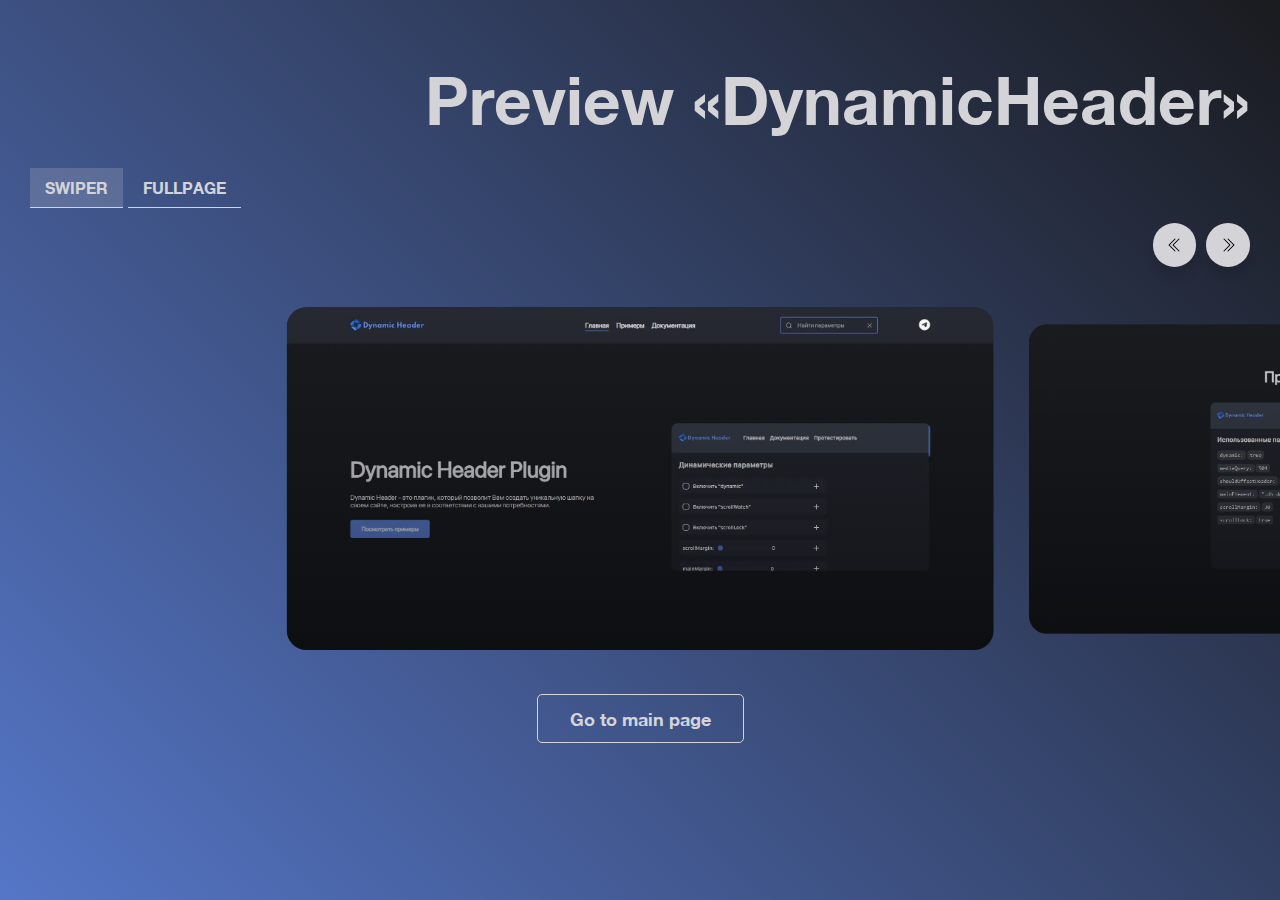
<file: index.html>
<!doctype html>
<html lang="en" class="page">

<head>
	<title>PreviewPage</title>
	<meta charset="UTF-8" />
	<meta name="format-detection" content="telephone=no" />
	<!-- <style>body{opacity: 0;}</style> -->
	<link rel="stylesheet" href="css/style.min.css?_v=20230916013123" />
	<link rel="shortcut icon" href="favicon.ico" />
	<!-- <meta name="robots" content="noindex, nofollow"> -->
	<meta name="viewport" content="width=device-width, initial-scale=1.0" />
</head>

<body class="body preview__page">
	<div class="wrapper">
		<main class="main">
			<section class="preview">
				<div class="preview__container">
					<h1 class="preview__title">
						Preview «DynamicHeader»
					</h1>

					<div data-tabs class="preview-tabs tabs">
						<nav data-tabs-titles class="preview-tabs__navigation tabs__navigation">
							<button type="button" class="preview-tabs__title tabs__title _tab-active">
								Swiper
							</button>
							<button type="button" class="preview-tabs__title tabs__title">
								FullPage
							</button>
						</nav>

						<div data-tabs-body class="preview-tabs__content tabs__content">
							<div class="preview-tabs__body tabs__body">
								<div class="preview__inner">
									<div class="preview__buttons">
										<button class="preview__button swiper-button-prev btn-reset">
											<!-- <span class="tooltip">Previous</span> -->
											<span><svg viewBox="0 0 16 16" class="bi bi-chevron-double-left" fill="currentColor" height="16" width="16" xmlns="http://www.w3.org/2000/svg">
													<path d="M8.354 1.646a.5.5 0 0 1 0 .708L2.707 8l5.647 5.646a.5.5 0 0 1-.708.708l-6-6a.5.5 0 0 1 0-.708l6-6a.5.5 0 0 1 .708 0z" fill-rule="evenodd"></path>
													<path d="M12.354 1.646a.5.5 0 0 1 0 .708L6.707 8l5.647 5.646a.5.5 0 0 1-.708.708l-6-6a.5.5 0 0 1 0-.708l6-6a.5.5 0 0 1 .708 0z" fill-rule="evenodd"></path>
												</svg></span>
										</button>
										<button class="preview__button swiper-button-next btn-reset">
											<!-- <span class="tooltip">Next</span> -->
											<span><svg viewBox="0 0 16 16" class="bi bi-chevron-double-right" fill="currentColor" height="16" width="16" xmlns="http://www.w3.org/2000/svg">
													<path d="M3.646 1.646a.5.5 0 0 1 .708 0l6 6a.5.5 0 0 1 0 .708l-6 6a.5.5 0 0 1-.708-.708L9.293 8 3.646 2.354a.5.5 0 0 1 0-.708z" fill-rule="evenodd"></path>
													<path d="M7.646 1.646a.5.5 0 0 1 .708 0l6 6a.5.5 0 0 1 0 .708l-6 6a.5.5 0 0 1-.708-.708L13.293 8 7.646 2.354a.5.5 0 0 1 0-.708z" fill-rule="evenodd"></path>
												</svg></span>
										</button>
									</div>
									<div class="preview__slider swiper">
										<div class="preview__swiper swiper-wrapper">
											<a href="#" class="preview__slide swiper-slide" data-swiper-slide-index="5" tabindex="-1">
												<div class="preview__image-ibg">
													<picture><source srcset="img/preview/1.webp" type="image/webp"><img src="img/preview/1.jpg" alt="Картинка" loading="lazy" /></picture>
												</div>
											</a>
											<a href="#" class="preview__slide swiper-slide" data-swiper-slide-index="5" tabindex="-1">
												<div class="preview__image-ibg">
													<picture><source srcset="img/preview/2.webp" type="image/webp"><img src="img/preview/2.jpg" alt="Картинка" loading="lazy" /></picture>
												</div>
											</a>
											<a href="#" class="preview__slide swiper-slide" data-swiper-slide-index="5" tabindex="-1">
												<div class="preview__image-ibg">
													<picture><source srcset="img/preview/3.webp" type="image/webp"><img src="img/preview/3.jpg" alt="Картинка" loading="lazy" /></picture>
												</div>
											</a>
										</div>
									</div>
								</div>
							</div>
							<div class="preview-tabs__body tabs__body">
								<div class="preview__image-wrapper">
									<picture><source srcset="img/preview/fullpage.webp" type="image/webp"><img src="img/preview/fullpage.png" alt=""></picture>
								</div>
							</div>
						</div>
					</div>

					<a href="dh-docs.html" class="preview__link">
						Go to main page
					</a>
				</div>
			</section>
		</main>
	</div>
	<script src="js/app.min.js?_v=20230916013123"></script>

</body>

</html>
</file>
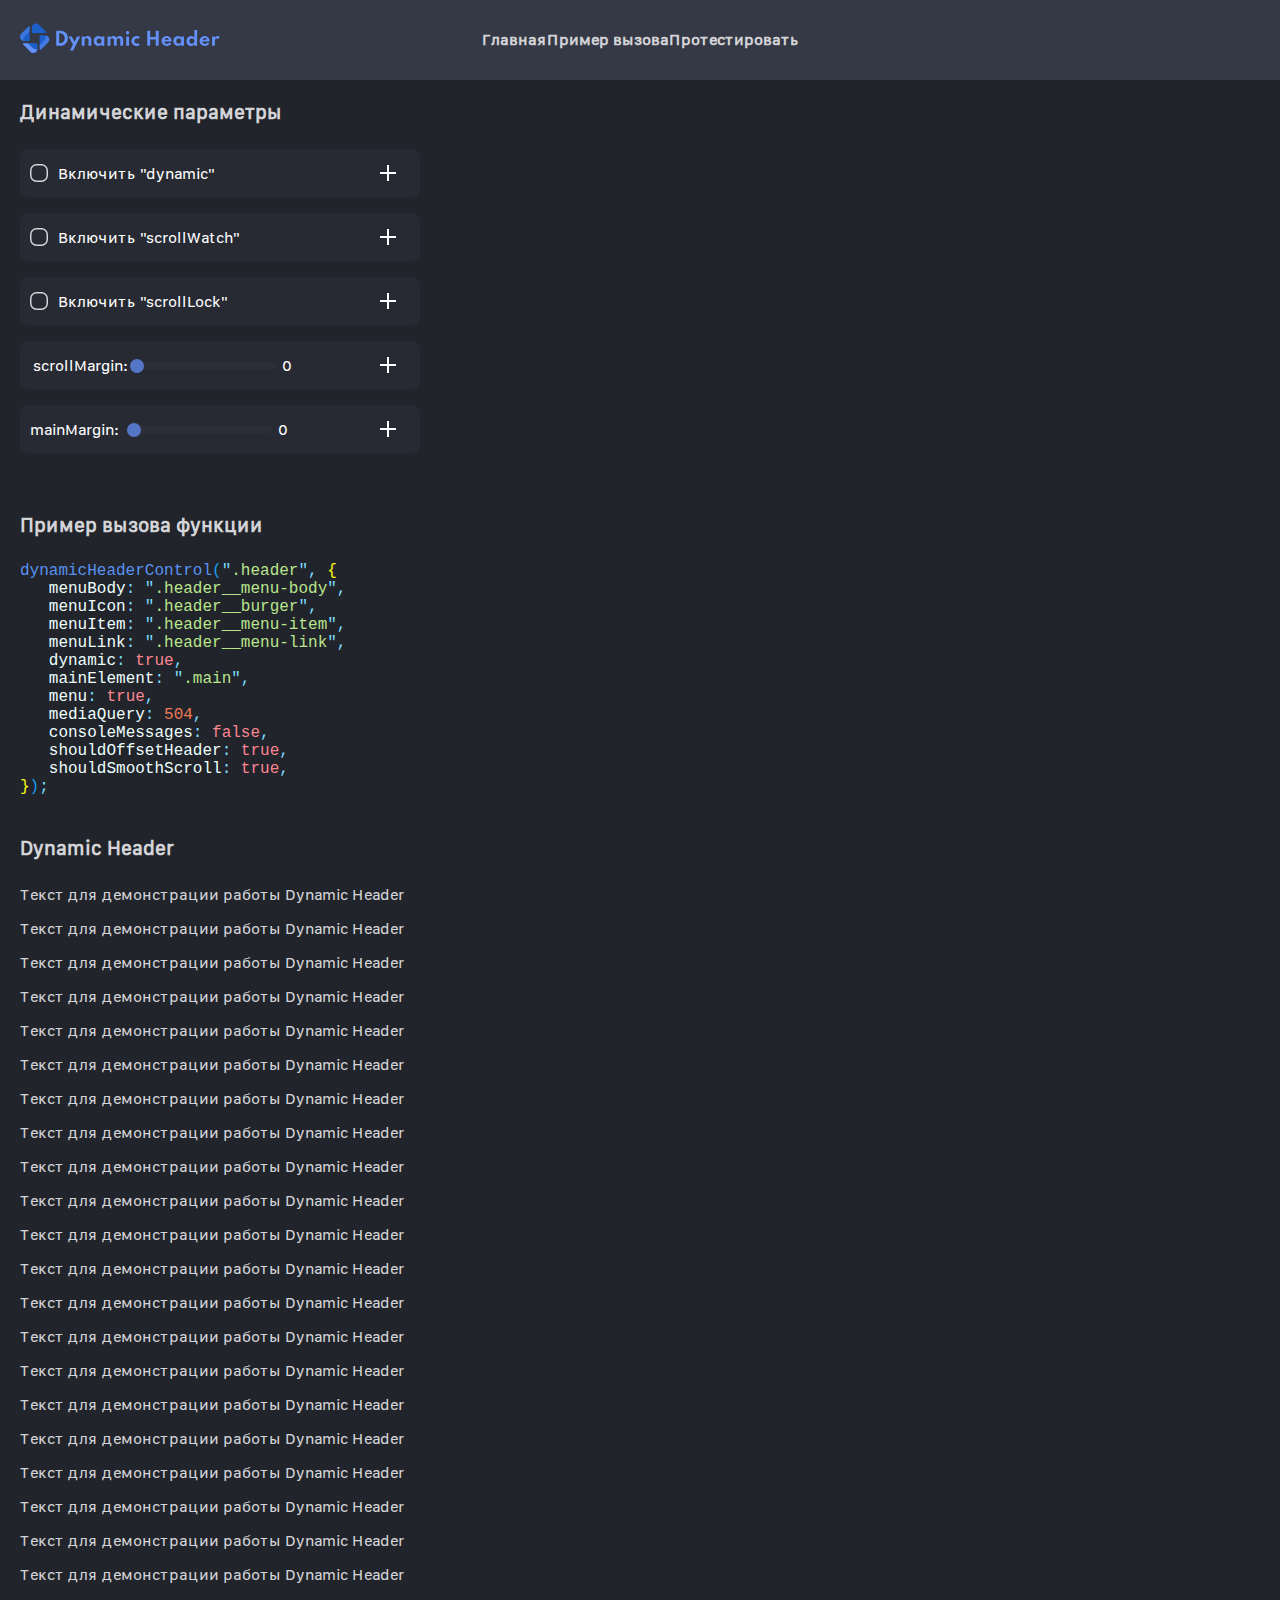
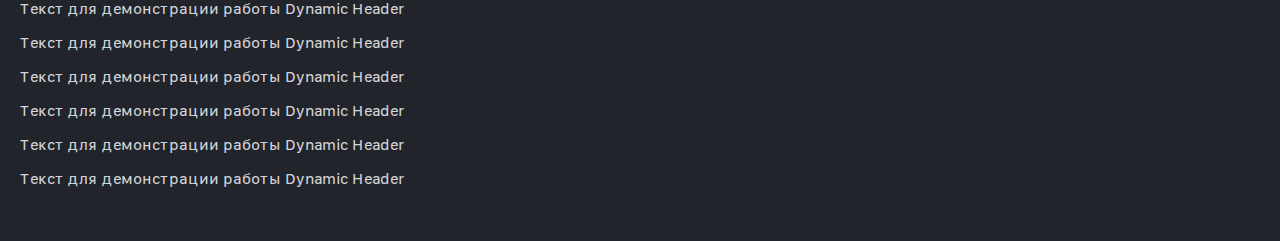
<file: dh-changeable-header.html>
<!doctype html>
<html lang="en" class="page iframe-page hero-iframe">

<head>
	<title>ChangableHeader</title>
	<meta charset="UTF-8" />
	<meta name="format-detection" content="telephone=no" />
	<!-- <style>body{opacity: 0;}</style> -->
	<link rel="stylesheet" href="css/style.min.css?_v=20230916013123" />
	<link rel="shortcut icon" href="favicon.ico" />
	<!-- <meta name="robots" content="noindex, nofollow"> -->
	<meta name="viewport" content="width=device-width, initial-scale=1.0" />
</head>

<body class="body iframe-body">
	<div class="wrapper">
		<header class="header secondary-header hero-iframe__header">
			<div class="header__container">
				<button class="header__burger visually-hidden btn-reset" tabindex="1">
					<span></span>
				</button>

				<a class="header__logo">
					<img src="img/dynamic-header/dynamic-header-logo.svg" alt="" />
				</a>

				<div class="header__menu-wrapper">
					<nav class="header__menu">
						<ul class="header__menu-list list-reset">
							<li class="header__menu-item">
								<a href="#hero-iframe__hero" class="header__menu-link" tabindex="2">Главная</a>
							</li>
							<li class="header__menu-item">
								<a href="#hero-iframe__docs" class="header__menu-link" tabindex="4">Пример вызова</a>
							</li>
							<li class="header__menu-item">
								<a href="#hero-iframe__filling" class="header__menu-link">Протестировать</a>
							</li>
						</ul>
					</nav>
					<!-- <ul class="header__social list-reset">
                            <li class="header__social-item">
                                <a
                                    href="https://t.me/slnest"
                                    class="header__social-link header__social-link--pc"
                                    tabindex="8"
                                >
                                    <svg
                                        width="30px"
                                        height="30px"
                                        viewBox="0 0 100 100"
                                        fill="none"
                                    >
                                        <path
                                            fill-rule="evenodd"
                                            clip-rule="evenodd"
                                            d="M50 100c27.614 0 50-22.386 50-50S77.614 0 50 0 0 22.386 0 50s22.386 50 50 50Zm21.977-68.056c.386-4.38-4.24-2.576-4.24-2.576-3.415 1.414-6.937 2.85-10.497 4.302-11.04 4.503-22.444 9.155-32.159 13.734-5.268 1.932-2.184 3.864-2.184 3.864l8.351 2.577c3.855 1.16 5.91-.129 5.91-.129l17.988-12.238c6.424-4.38 4.882-.773 3.34.773l-13.49 12.882c-2.056 1.804-1.028 3.35-.129 4.123 2.55 2.249 8.82 6.364 11.557 8.16.712.467 1.185.778 1.292.858.642.515 4.111 2.834 6.424 2.319 2.313-.516 2.57-3.479 2.57-3.479l3.083-20.226c.462-3.511.993-6.886 1.417-9.582.4-2.546.705-4.485.767-5.362Z"
                                            fill="#ffffff"
                                        ></path>
                                    </svg>
                                </a>
                            </li>
                            <li class="header__social-item">
                                <a
                                    href="#"
                                    class="header__social-link header__social-link--mobile"
                                    tabindex="9"
                                >
                                    <svg
                                        width="30px"
                                        height="30px"
                                        viewBox="0 0 100 100"
                                        fill="none"
                                    >
                                        <path
                                            fill-rule="evenodd"
                                            clip-rule="evenodd"
                                            d="M50 100c27.614 0 50-22.386 50-50S77.614 0 50 0 0 22.386 0 50s22.386 50 50 50Zm21.977-68.056c.386-4.38-4.24-2.576-4.24-2.576-3.415 1.414-6.937 2.85-10.497 4.302-11.04 4.503-22.444 9.155-32.159 13.734-5.268 1.932-2.184 3.864-2.184 3.864l8.351 2.577c3.855 1.16 5.91-.129 5.91-.129l17.988-12.238c6.424-4.38 4.882-.773 3.34.773l-13.49 12.882c-2.056 1.804-1.028 3.35-.129 4.123 2.55 2.249 8.82 6.364 11.557 8.16.712.467 1.185.778 1.292.858.642.515 4.111 2.834 6.424 2.319 2.313-.516 2.57-3.479 2.57-3.479l3.083-20.226c.462-3.511.993-6.886 1.417-9.582.4-2.546.705-4.485.767-5.362Z"
                                            fill="#ffffff"
                                        ></path>
                                    </svg>
                                    <span>Связаться с разработчиком</span>
                                </a>
                            </li>
                        </ul> -->
				</div>
			</div>
		</header>
		<main class="main hero-iframe__main">
			<section class="settings hero-iframe__settings" id="hero-iframe__hero">
				<div class="container settings__container">
					<h2 class="iframe-title settings__title">
						Динамические параметры
					</h2>
					<div class="settings__checkboxes">
						<div class="settings__accordion accordion js-accordion">
							<section class="accordion__item">
								<h2 class="accordion__headline accordion__title">
									<label class="settings__checkbox-container">
										<input type="checkbox" class="settings__checkbox input-control" data-type="checkbox" data-param="dynamic" data-value="true" />
										<svg viewBox="0 0 21 18">
											<symbol xmlns="http://www.w3.org/2000/svg" viewBox="0 0 21 18" id="tick-path">
												<path stroke-linejoin="round" stroke-linecap="round" stroke-width="2.25" fill="none" d="M5.22003 7.26C5.72003 7.76 7.57 9.7 8.67 11.45C12.2 6.05 15.65 3.5 19.19 1.69"></path>
											</symbol>
											<defs>
												<mask id="tick"></mask>
											</defs>

											<path d="M18 9C18 10.4464 17.9036 11.8929 17.7589 13.1464C17.5179 15.6054 15.6054 17.5179 13.1625 17.7589C11.8929 17.9036 10.4464 18 9 18C7.55357 18 6.10714 17.9036 4.85357 17.7589C2.39464 17.5179 0.498214 15.6054 0.241071 13.1464C0.0964286 11.8929 0 10.4464 0 9C0 7.55357 0.0964286 6.10714 0.241071 4.8375C0.498214 2.39464 2.39464 0.482143 4.85357 0.241071C6.10714 0.0964286 7.55357 0 9 0C10.4464 0 11.8929 0.0964286 13.1625 0.241071C15.6054 0.482143 17.5179 2.39464 17.7589 4.8375C17.9036 6.10714 18 7.55357 18 9Z" mask="url(#tick)" fill="white"></path>
										</svg>
										<svg viewBox="0 0 11 11" class="lines">
											<path d="M5.88086 5.89441L9.53504 4.26746"></path>
											<path d="M5.5274 8.78838L9.45391 9.55161"></path>
											<path d="M3.49371 4.22065L5.55387 0.79198"></path>
										</svg>
										<span class="settings__checkbox-text">Включить "dynamic"</span>
									</label>
									<button type="button" class="accordion__tab js-accordion-tab">
										<span class="accordion__tabicon"></span>
									</button>
								</h2>
								<div class="accordion__panel js-accordion-panel">
									<div class="accordion__panel-content">
										<p>
											Данный параметр изменяет
											поведение шапки сайта. Включив
											его, пользователь может скрывать
											шапку при прокрутке страницы
											вниз, что позволяет увеличить
											пространство для просмотра
											контента на сайте. При прокрутке
											страницы вверх, шапка
											появляется, обеспечивая быстрый
											доступ к навигации и другим
											важным элементам интерфейса.
											Этот параметр может быть
											особенно полезен для сайтов,
											которые хотят максимально
											использовать место на экране и
											обеспечить удобство навигации
											для пользователей.
										</p>
									</div>
								</div>
							</section>

							<section class="accordion__item">
								<h2 class="accordion__headline accordion__title">
									<label class="settings__checkbox-container">
										<input type="checkbox" class="settings__checkbox input-control" data-type="checkbox" data-param="scrollWatch" data-value="true" />
										<svg viewBox="0 0 21 18">
											<symbol xmlns="http://www.w3.org/2000/svg" viewBox="0 0 21 18" id="tick-path">
												<path stroke-linejoin="round" stroke-linecap="round" stroke-width="2.25" fill="none" d="M5.22003 7.26C5.72003 7.76 7.57 9.7 8.67 11.45C12.2 6.05 15.65 3.5 19.19 1.69"></path>
											</symbol>
											<defs>
												<mask id="tick"></mask>
											</defs>

											<path d="M18 9C18 10.4464 17.9036 11.8929 17.7589 13.1464C17.5179 15.6054 15.6054 17.5179 13.1625 17.7589C11.8929 17.9036 10.4464 18 9 18C7.55357 18 6.10714 17.9036 4.85357 17.7589C2.39464 17.5179 0.498214 15.6054 0.241071 13.1464C0.0964286 11.8929 0 10.4464 0 9C0 7.55357 0.0964286 6.10714 0.241071 4.8375C0.498214 2.39464 2.39464 0.482143 4.85357 0.241071C6.10714 0.0964286 7.55357 0 9 0C10.4464 0 11.8929 0.0964286 13.1625 0.241071C15.6054 0.482143 17.5179 2.39464 17.7589 4.8375C17.9036 6.10714 18 7.55357 18 9Z" mask="url(#tick)" fill="white"></path>
										</svg>
										<svg viewBox="0 0 11 11" class="lines">
											<path d="M5.88086 5.89441L9.53504 4.26746"></path>
											<path d="M5.5274 8.78838L9.45391 9.55161"></path>
											<path d="M3.49371 4.22065L5.55387 0.79198"></path>
										</svg>
										<span class="settings__checkbox-text">Включить "scrollWatch"</span>
									</label>
									<button type="button" class="accordion__tab js-accordion-tab">
										<span class="accordion__tabicon"></span>
									</button>
								</h2>
								<div class="accordion__panel js-accordion-panel">
									<div class="accordion__panel-content">
										<p>
											При использовании данного
											параметра, пользователи смогут
											увидеть, что элементы навигации
											находятся в активном состоянии,
											если соответствующая секция с
											атрибутом "src" этого элемента
											навигации попадет в поле зрения.
											Класс "active" будет применен к
											этим элементам навигации, чтобы
											показать, на какой части сайта
											они находятся. Это облегчает
											навигацию пользователя по
											странице, упрощая поиск нужной
											информации и создавая более
											удобный пользовательский опыт.
										</p>
									</div>
								</div>
							</section>

							<section class="accordion__item">
								<h2 class="accordion__headline accordion__title">
									<label class="settings__checkbox-container">
										<input type="checkbox" class="settings__checkbox input-control" data-type="checkbox" data-param="scrollLock" data-value="true" />
										<svg viewBox="0 0 21 18">
											<symbol xmlns="http://www.w3.org/2000/svg" viewBox="0 0 21 18" id="tick-path">
												<path stroke-linejoin="round" stroke-linecap="round" stroke-width="2.25" fill="none" d="M5.22003 7.26C5.72003 7.76 7.57 9.7 8.67 11.45C12.2 6.05 15.65 3.5 19.19 1.69"></path>
											</symbol>
											<defs>
												<mask id="tick"></mask>
											</defs>

											<path d="M18 9C18 10.4464 17.9036 11.8929 17.7589 13.1464C17.5179 15.6054 15.6054 17.5179 13.1625 17.7589C11.8929 17.9036 10.4464 18 9 18C7.55357 18 6.10714 17.9036 4.85357 17.7589C2.39464 17.5179 0.498214 15.6054 0.241071 13.1464C0.0964286 11.8929 0 10.4464 0 9C0 7.55357 0.0964286 6.10714 0.241071 4.8375C0.498214 2.39464 2.39464 0.482143 4.85357 0.241071C6.10714 0.0964286 7.55357 0 9 0C10.4464 0 11.8929 0.0964286 13.1625 0.241071C15.6054 0.482143 17.5179 2.39464 17.7589 4.8375C17.9036 6.10714 18 7.55357 18 9Z" mask="url(#tick)" fill="white"></path>
										</svg>
										<svg viewBox="0 0 11 11" class="lines">
											<path d="M5.88086 5.89441L9.53504 4.26746"></path>
											<path d="M5.5274 8.78838L9.45391 9.55161"></path>
											<path d="M3.49371 4.22065L5.55387 0.79198"></path>
										</svg>
										<span class="settings__checkbox-text">
											Включить "scrollLock"
										</span>
									</label>
									<button type="button" class="accordion__tab js-accordion-tab">
										<span class="accordion__tabicon"></span>
									</button>
								</h2>
								<div class="accordion__panel js-accordion-panel">
									<div class="accordion__panel-content">
										<p>
											При использовании данного
											параметра в Вашем проекте, Вы
											можете указать массив элементов,
											которым будет присвоен класс
											"scroll-locked", в случае
											открытия меню. Это предотвратит
											возможность прокрутки страницы
											пользователям, находящимся на
											этих элементах.
										</p>
										<p>
											Это может оказаться полезным для
											предотвращения нежелательных
											действий пользователей, которые
											могут повлиять на работу Вашего
											приложения.
										</p>
										<p>
											Кроме того, данный параметр
											обеспечивает максимальную
											гибкость. Вы можете добавлять
											или удалять элементы в массиве
											"scrollLockArray" в зависимости
											от Ваших потребностей.
										</p>
									</div>
								</div>
							</section>

							<section class="accordion__item">
								<h2 class="accordion__headline accordion__title">
									<div class="settings__slider-container scroll-margin-control">
										<label class="settings__slider-text" for="scroll-margin-slider">
											scrollMargin:
										</label>
										<div class="settings__slider-wrapper">
											<input type="range" id="scroll-margin-slider" class="settings__slider" min="0" max="100" value="0" data-param="scrollMargin" />
											<span class="settings__slider-value" id="scroll-margin-value">
												0
											</span>
										</div>
									</div>
									<button type="button" class="accordion__tab js-accordion-tab">
										<span class="accordion__tabicon"></span>
									</button>
								</h2>
								<div class="accordion__panel js-accordion-panel">
									<div class="accordion__panel-content">
										<p>
											Число, с помощью которого можно
											указать дополнительный отступ
											между шапкой сайта и секцией при
											навигации по якорным ссылкам.
										</p>
									</div>
								</div>
							</section>

							<section class="accordion__item">
								<h2 class="accordion__headline accordion__title">
									<div class="settings__slider-container scroll-margin-control">
										<label class="settings__slider-text" for="main-scroll-margin-slider">
											mainMargin:
										</label>
										<div class="settings__slider-wrapper">
											<input type="range" id="main-scroll-margin-slider" class="settings__slider" min="0" max="100" value="0" data-param="mainElementScrollMargin" />
											<span class="settings__slider-value" id="main-scroll-margin-value">
												0
											</span>
										</div>
									</div>
									<button type="button" class="accordion__tab js-accordion-tab">
										<span class="accordion__tabicon"></span>
									</button>
								</h2>
								<div class="accordion__panel js-accordion-panel">
									<div class="accordion__panel-content">
										<p>
											Параметр предназначен для
											добавления отступа между
											элементами
											<span class="js-mark">"</span>
											<code class="js-class">main</code>
											<span class="js-mark">"</span>
											и
											<span class="js-mark">"</span>
											<code class="js-class">header</code>
											<span class="js-mark">"</span>.
										</p>
									</div>
								</div>
							</section>
						</div>

						<!-- <label class="settings__checkbox-container">
                                <input
                                    type="checkbox"
                                    class="settings__checkbox input-control"
                                    data-type="checkbox"
                                    data-param="dynamic"
                                    data-value="true"
                                />
                                <svg viewBox="0 0 21 18">
                                    <symbol
                                        xmlns="http://www.w3.org/2000/svg"
                                        viewBox="0 0 21 18"
                                        id="tick-path"
                                    >
                                        <path
                                            stroke-linejoin="round"
                                            stroke-linecap="round"
                                            stroke-width="2.25"
                                            fill="none"
                                            d="M5.22003 7.26C5.72003 7.76 7.57 9.7 8.67 11.45C12.2 6.05 15.65 3.5 19.19 1.69"
                                        ></path>
                                    </symbol>
                                    <defs>
                                        <mask id="tick"></mask>
                                    </defs>

                                    <path
                                        d="M18 9C18 10.4464 17.9036 11.8929 17.7589 13.1464C17.5179 15.6054 15.6054 17.5179 13.1625 17.7589C11.8929 17.9036 10.4464 18 9 18C7.55357 18 6.10714 17.9036 4.85357 17.7589C2.39464 17.5179 0.498214 15.6054 0.241071 13.1464C0.0964286 11.8929 0 10.4464 0 9C0 7.55357 0.0964286 6.10714 0.241071 4.8375C0.498214 2.39464 2.39464 0.482143 4.85357 0.241071C6.10714 0.0964286 7.55357 0 9 0C10.4464 0 11.8929 0.0964286 13.1625 0.241071C15.6054 0.482143 17.5179 2.39464 17.7589 4.8375C17.9036 6.10714 18 7.55357 18 9Z"
                                        mask="url(#tick)"
                                        fill="white"
                                    ></path>
                                </svg>
                                <svg viewBox="0 0 11 11" class="lines">
                                    <path
                                        d="M5.88086 5.89441L9.53504 4.26746"
                                    ></path>
                                    <path
                                        d="M5.5274 8.78838L9.45391 9.55161"
                                    ></path>
                                    <path
                                        d="M3.49371 4.22065L5.55387 0.79198"
                                    ></path>
                                </svg>
                                <span class="settings__checkbox-text"
                                    >Включить "Dynamic"</span
                                >
                            </label> -->

						<!-- <label class="settings__checkbox-container">
                                <input
                                    type="checkbox"
                                    class="settings__checkbox input-control"
                                    data-type="checkbox"
                                    data-param="scrollWatch"
                                    data-value="true"
                                />
                                <svg viewBox="0 0 21 18">
                                    <symbol
                                        xmlns="http://www.w3.org/2000/svg"
                                        viewBox="0 0 21 18"
                                        id="tick-path"
                                    >
                                        <path
                                            stroke-linejoin="round"
                                            stroke-linecap="round"
                                            stroke-width="2.25"
                                            fill="none"
                                            d="M5.22003 7.26C5.72003 7.76 7.57 9.7 8.67 11.45C12.2 6.05 15.65 3.5 19.19 1.69"
                                        ></path>
                                    </symbol>
                                    <defs>
                                        <mask id="tick"></mask>
                                    </defs>

                                    <path
                                        d="M18 9C18 10.4464 17.9036 11.8929 17.7589 13.1464C17.5179 15.6054 15.6054 17.5179 13.1625 17.7589C11.8929 17.9036 10.4464 18 9 18C7.55357 18 6.10714 17.9036 4.85357 17.7589C2.39464 17.5179 0.498214 15.6054 0.241071 13.1464C0.0964286 11.8929 0 10.4464 0 9C0 7.55357 0.0964286 6.10714 0.241071 4.8375C0.498214 2.39464 2.39464 0.482143 4.85357 0.241071C6.10714 0.0964286 7.55357 0 9 0C10.4464 0 11.8929 0.0964286 13.1625 0.241071C15.6054 0.482143 17.5179 2.39464 17.7589 4.8375C17.9036 6.10714 18 7.55357 18 9Z"
                                        mask="url(#tick)"
                                        fill="white"
                                    ></path>
                                </svg>
                                <svg viewBox="0 0 11 11" class="lines">
                                    <path
                                        d="M5.88086 5.89441L9.53504 4.26746"
                                    ></path>
                                    <path
                                        d="M5.5274 8.78838L9.45391 9.55161"
                                    ></path>
                                    <path
                                        d="M3.49371 4.22065L5.55387 0.79198"
                                    ></path>
                                </svg>
                                <span class="settings__checkbox-text"
                                    >Включить "ScrollWatch"</span
                                >
                            </label> -->

						<!-- <label class="settings__checkbox-container">
                                <input
                                    type="checkbox"
                                    class="settings__checkbox input-control"
                                    data-type="checkbox"
                                    data-param="scrollLock"
                                    data-value="true"
                                />
                                <svg viewBox="0 0 21 18">
                                    <symbol
                                        xmlns="http://www.w3.org/2000/svg"
                                        viewBox="0 0 21 18"
                                        id="tick-path"
                                    >
                                        <path
                                            stroke-linejoin="round"
                                            stroke-linecap="round"
                                            stroke-width="2.25"
                                            fill="none"
                                            d="M5.22003 7.26C5.72003 7.76 7.57 9.7 8.67 11.45C12.2 6.05 15.65 3.5 19.19 1.69"
                                        ></path>
                                    </symbol>
                                    <defs>
                                        <mask id="tick"></mask>
                                    </defs>

                                    <path
                                        d="M18 9C18 10.4464 17.9036 11.8929 17.7589 13.1464C17.5179 15.6054 15.6054 17.5179 13.1625 17.7589C11.8929 17.9036 10.4464 18 9 18C7.55357 18 6.10714 17.9036 4.85357 17.7589C2.39464 17.5179 0.498214 15.6054 0.241071 13.1464C0.0964286 11.8929 0 10.4464 0 9C0 7.55357 0.0964286 6.10714 0.241071 4.8375C0.498214 2.39464 2.39464 0.482143 4.85357 0.241071C6.10714 0.0964286 7.55357 0 9 0C10.4464 0 11.8929 0.0964286 13.1625 0.241071C15.6054 0.482143 17.5179 2.39464 17.7589 4.8375C17.9036 6.10714 18 7.55357 18 9Z"
                                        mask="url(#tick)"
                                        fill="white"
                                    ></path>
                                </svg>
                                <svg viewBox="0 0 11 11" class="lines">
                                    <path
                                        d="M5.88086 5.89441L9.53504 4.26746"
                                    ></path>
                                    <path
                                        d="M5.5274 8.78838L9.45391 9.55161"
                                    ></path>
                                    <path
                                        d="M3.49371 4.22065L5.55387 0.79198"
                                    ></path>
                                </svg>
                                <span class="settings__checkbox-text"
                                    >Enable ScrollLock</span
                                >
                            </label> -->

						<!-- <div
                                class="settings__slider-container scroll-margin-control"
                            >
                                <label
                                    class="settings__slider-text"
                                    for="scroll-margin-slider"
                                >
                                    scrollMargin:
                                </label>
                                <div class="settings__slider-wrapper">
                                    <input
                                        type="range"
                                        id="scroll-margin-slider"
                                        class="settings__slider"
                                        min="0"
                                        max="100"
                                        value="0"
                                        data-param="scrollMargin"
                                    />
                                    <span
                                        class="settings__slider-value"
                                        id="scroll-margin-value"
                                    >
                                        0
                                    </span>
                                </div>
                            </div> -->

						<!-- <div
                                class="settings__slider-container scroll-margin-control"
                            >
                                <label
                                    class="settings__slider-text"
                                    for="main-scroll-margin-slider"
                                >
                                    mainMargin:
                                </label>
                                <div class="settings__slider-wrapper">
                                    <input
                                        type="range"
                                        id="main-scroll-margin-slider"
                                        class="settings__slider"
                                        min="0"
                                        max="100"
                                        value="0"
                                        data-param="mainElementScrollMargin"
                                    />
                                    <span
                                        class="settings__slider-value"
                                        id="main-scroll-margin-value"
                                    >
                                        0
                                    </span>
                                </div>
                            </div> -->
					</div>
				</div>
			</section>

			<section class="hero-iframe__docs" id="hero-iframe__docs">
				<div class="container docs__container">
					<div class="iframe-title docs__title">
						Пример вызова функции
					</div>
					<code>
						<pre>
<span class="js-function">dynamicHeaderControl</span><span class="js-function-bracket">(</span><span class="js-mark">"</span><span class="js-class">.header</span><span class="js-mark">", </span><span class="js-bracket">{</span>
   <span class="js-option">menuBody</span><span class="js-mark">: "</span><span class="js-class">.header__menu-body</span><span class="js-mark">",</span>
   <span class="js-option">menuIcon</span><span class="js-mark">: "</span><span class="js-class">.header__burger</span><span class="js-mark">",</span>
   <span class="js-option">menuItem</span><span class="js-mark">: "</span><span class="js-class">.header__menu-item</span><span class="js-mark">",</span>
   <span class="js-option">menuLink</span><span class="js-mark">: "</span><span class="js-class">.header__menu-link</span><span class="js-mark">",</span>
   <span class="js-option">dynamic</span><span class="js-mark">: </span><span class="js-boolean">true</span><span class="js-mark">,</span>
   <span class="js-option">mainElement</span><span class="js-mark">: "</span><span class="js-class">.main</span><span class="js-mark">",</span>
   <span class="js-option">menu</span><span class="js-mark">: </span><span class="js-boolean">true</span><span class="js-mark">,</span>
   <span class="js-option">mediaQuery</span><span class="js-mark">: </span><span class="js-number">504</span><span class="js-mark">,</span>
   <span class="js-option">consoleMessages</span><span class="js-mark">: </span><span class="js-boolean">false</span><span class="js-mark">,</span>
   <span class="js-option">shouldOffsetHeader</span><span class="js-mark">: </span><span class="js-boolean">true</span><span class="js-mark">,</span>
   <span class="js-option">shouldSmoothScroll</span><span class="js-mark">: </span><span class="js-boolean">true</span><span class="js-mark">,</span>
<span class="js-bracket">}</span><span class="js-function-bracket">)</span><span class="js-semicolon">;</span>
</pre>
					</code>
				</div>
			</section>

			<section class="dh-filling hero-iframe__filling" id="hero-iframe__filling">
				<div class="container dh-filling__container">
					<h2 class="iframe-title dh-filling__title">
						Dynamic Header
					</h2>
					<div class="dh-filling__text">
						<p>Текст для демонстрации работы Dynamic Header</p>
						<p>Текст для демонстрации работы Dynamic Header</p>
						<p>Текст для демонстрации работы Dynamic Header</p>
						<p>Текст для демонстрации работы Dynamic Header</p>
						<p>Текст для демонстрации работы Dynamic Header</p>
						<p>Текст для демонстрации работы Dynamic Header</p>
						<p>Текст для демонстрации работы Dynamic Header</p>
						<p>Текст для демонстрации работы Dynamic Header</p>
						<p>Текст для демонстрации работы Dynamic Header</p>
						<p>Текст для демонстрации работы Dynamic Header</p>
						<p>Текст для демонстрации работы Dynamic Header</p>
						<p>Текст для демонстрации работы Dynamic Header</p>
						<p>Текст для демонстрации работы Dynamic Header</p>
						<p>Текст для демонстрации работы Dynamic Header</p>
						<p>Текст для демонстрации работы Dynamic Header</p>
						<p>Текст для демонстрации работы Dynamic Header</p>
						<p>Текст для демонстрации работы Dynamic Header</p>
						<p>Текст для демонстрации работы Dynamic Header</p>
						<p>Текст для демонстрации работы Dynamic Header</p>
						<p>Текст для демонстрации работы Dynamic Header</p>
						<p>Текст для демонстрации работы Dynamic Header</p>
						<p>Текст для демонстрации работы Dynamic Header</p>
						<p>Текст для демонстрации работы Dynamic Header</p>
						<p>Текст для демонстрации работы Dynamic Header</p>
						<p>Текст для демонстрации работы Dynamic Header</p>
						<p>Текст для демонстрации работы Dynamic Header</p>
						<p>Текст для демонстрации работы Dynamic Header</p>
					</div>
				</div>
			</section>
		</main>
	</div>
	<script src="js/app.min.js?_v=20230916013123"></script>

</body>

</html>
</file>
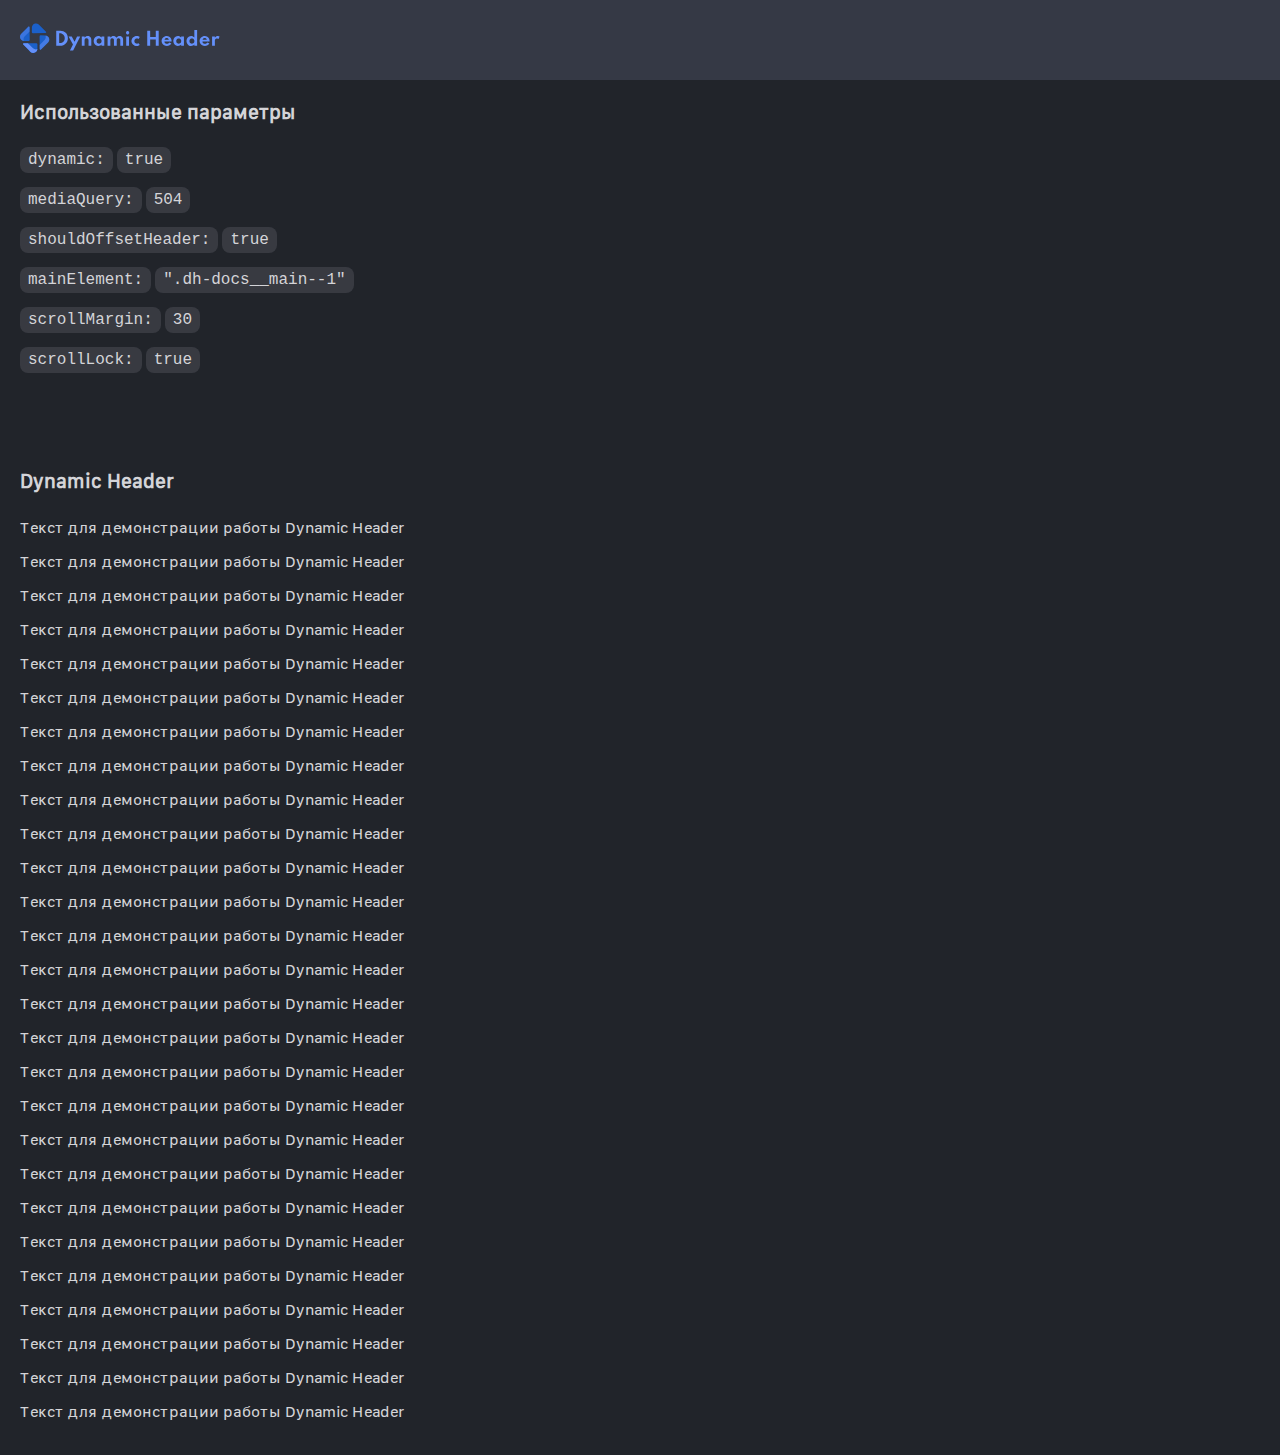
<file: dh-docs-slide-1-mobile.html>
<!doctype html>
<html lang="ru" class="page iframe-page dh-docs__page dh-docs__page--mobile">

<head>
	<title>FirstDHDocsPage</title>
	<meta charset="UTF-8" />
	<meta name="format-detection" content="telephone=no" />
	<!-- <style>body{opacity: 0;}</style> -->
	<link rel="stylesheet" href="css/style.min.css?_v=20230916013123" />
	<link rel="shortcut icon" href="favicon.ico" />
	<!-- <meta name="robots" content="noindex, nofollow"> -->
	<meta name="viewport" content="width=device-width, initial-scale=1.0" />
</head>

<body class="body iframe-body">
	<div class="wrapper">
		<header class="header secondary-header secondary-header__mobile secondary-header__mobile--1">
			<div class="header__container">
				<button class="header__burger visually-hidden btn-reset">
					<span></span>
				</button>

				<a class="header__logo">
					<img src="img/dynamic-header/dynamic-header-logo.svg" alt="" />
				</a>

				<div class="header__menu-wrapper">
					<nav class="header__menu">
						<ul class="header__menu-list list-reset">
							<li class="header__menu-item">
								<a href="#dh-hero" class="header__menu-link">Главная</a>
							</li>
							<li class="header__menu-item">
								<a href="#dh-filling" class="header__menu-link">Протестировать</a>
							</li>
						</ul>
					</nav>
					<!-- <ul class="header__social list-reset">
                            <li class="header__social-item">
                                <a
                                    href="#"
                                    class="header__social-link header__social-link--pc"
                                >
                                    <svg
                                        width="30px"
                                        height="30px"
                                        viewBox="0 0 100 100"
                                        fill="none"
                                    >
                                        <path
                                            fill-rule="evenodd"
                                            clip-rule="evenodd"
                                            d="M50 100c27.614 0 50-22.386 50-50S77.614 0 50 0 0 22.386 0 50s22.386 50 50 50Zm21.977-68.056c.386-4.38-4.24-2.576-4.24-2.576-3.415 1.414-6.937 2.85-10.497 4.302-11.04 4.503-22.444 9.155-32.159 13.734-5.268 1.932-2.184 3.864-2.184 3.864l8.351 2.577c3.855 1.16 5.91-.129 5.91-.129l17.988-12.238c6.424-4.38 4.882-.773 3.34.773l-13.49 12.882c-2.056 1.804-1.028 3.35-.129 4.123 2.55 2.249 8.82 6.364 11.557 8.16.712.467 1.185.778 1.292.858.642.515 4.111 2.834 6.424 2.319 2.313-.516 2.57-3.479 2.57-3.479l3.083-20.226c.462-3.511.993-6.886 1.417-9.582.4-2.546.705-4.485.767-5.362Z"
                                            fill="#ffffff"
                                        ></path>
                                    </svg>
                                </a>
                            </li>
                            <li class="header__social-item">
                                <a
                                    href="#"
                                    class="header__social-link header__social-link--mobile"
                                >
                                    <svg
                                        width="30px"
                                        height="30px"
                                        viewBox="0 0 100 100"
                                        fill="none"
                                    >
                                        <path
                                            fill-rule="evenodd"
                                            clip-rule="evenodd"
                                            d="M50 100c27.614 0 50-22.386 50-50S77.614 0 50 0 0 22.386 0 50s22.386 50 50 50Zm21.977-68.056c.386-4.38-4.24-2.576-4.24-2.576-3.415 1.414-6.937 2.85-10.497 4.302-11.04 4.503-22.444 9.155-32.159 13.734-5.268 1.932-2.184 3.864-2.184 3.864l8.351 2.577c3.855 1.16 5.91-.129 5.91-.129l17.988-12.238c6.424-4.38 4.882-.773 3.34.773l-13.49 12.882c-2.056 1.804-1.028 3.35-.129 4.123 2.55 2.249 8.82 6.364 11.557 8.16.712.467 1.185.778 1.292.858.642.515 4.111 2.834 6.424 2.319 2.313-.516 2.57-3.479 2.57-3.479l3.083-20.226c.462-3.511.993-6.886 1.417-9.582.4-2.546.705-4.485.767-5.362Z"
                                            fill="#ffffff"
                                        ></path>
                                    </svg>
                                    <span>Связаться с разработчиком</span>
                                </a>
                            </li>
                        </ul> -->
				</div>
			</div>
		</header>
		<main class="main dh-docs__main dh-docs__main--1">
			<section class="dh-hero" id="dh-hero">
				<div class="dh-hero__container">
					<h3 class="iframe-title dh-hero__title">
						Использованные параметры
					</h3>
					<div class="dh-hero__content">
						<p class="dh-hero__code">
							<code>dynamic:</code>
							<code>true</code>
						</p>
						<p class="dh-hero__code">
							<code>mediaQuery:</code>
							<code>504</code>
						</p>
						<p class="dh-hero__code">
							<code>shouldOffsetHeader:</code>
							<code>true</code>
						</p>
						<p class="dh-hero__code">
							<code>mainElement:</code>
							<code>".dh-docs__main--1"</code>
						</p>
						<p class="dh-hero__code">
							<code>scrollMargin:</code>
							<code>30</code>
						</p>
						<p class="dh-hero__code">
							<code>scrollLock:</code>
							<code>true</code>
						</p>
					</div>
				</div>
				<div class="scrolldown">
					<div class="chevrons">
						<div class="chevrondown"></div>
						<div class="chevrondown"></div>
					</div>
				</div>
			</section>

			<section class="dh-filling" id="dh-filling">
				<div class="container dh-filling__container">
					<h2 class="iframe-title dh-filling__title">
						Dynamic Header
					</h2>
					<div class="dh-filling__text">
						<p>Текст для демонстрации работы Dynamic Header</p>
						<p>Текст для демонстрации работы Dynamic Header</p>
						<p>Текст для демонстрации работы Dynamic Header</p>
						<p>Текст для демонстрации работы Dynamic Header</p>
						<p>Текст для демонстрации работы Dynamic Header</p>
						<p>Текст для демонстрации работы Dynamic Header</p>
						<p>Текст для демонстрации работы Dynamic Header</p>
						<p>Текст для демонстрации работы Dynamic Header</p>
						<p>Текст для демонстрации работы Dynamic Header</p>
						<p>Текст для демонстрации работы Dynamic Header</p>
						<p>Текст для демонстрации работы Dynamic Header</p>
						<p>Текст для демонстрации работы Dynamic Header</p>
						<p>Текст для демонстрации работы Dynamic Header</p>
						<p>Текст для демонстрации работы Dynamic Header</p>
						<p>Текст для демонстрации работы Dynamic Header</p>
						<p>Текст для демонстрации работы Dynamic Header</p>
						<p>Текст для демонстрации работы Dynamic Header</p>
						<p>Текст для демонстрации работы Dynamic Header</p>
						<p>Текст для демонстрации работы Dynamic Header</p>
						<p>Текст для демонстрации работы Dynamic Header</p>
						<p>Текст для демонстрации работы Dynamic Header</p>
						<p>Текст для демонстрации работы Dynamic Header</p>
						<p>Текст для демонстрации работы Dynamic Header</p>
						<p>Текст для демонстрации работы Dynamic Header</p>
						<p>Текст для демонстрации работы Dynamic Header</p>
						<p>Текст для демонстрации работы Dynamic Header</p>
						<p>Текст для демонстрации работы Dynamic Header</p>
					</div>
				</div>
			</section>
		</main>
	</div>
	<script src="js/app.min.js?_v=20230916013123"></script>

</body>

</html>
</file>
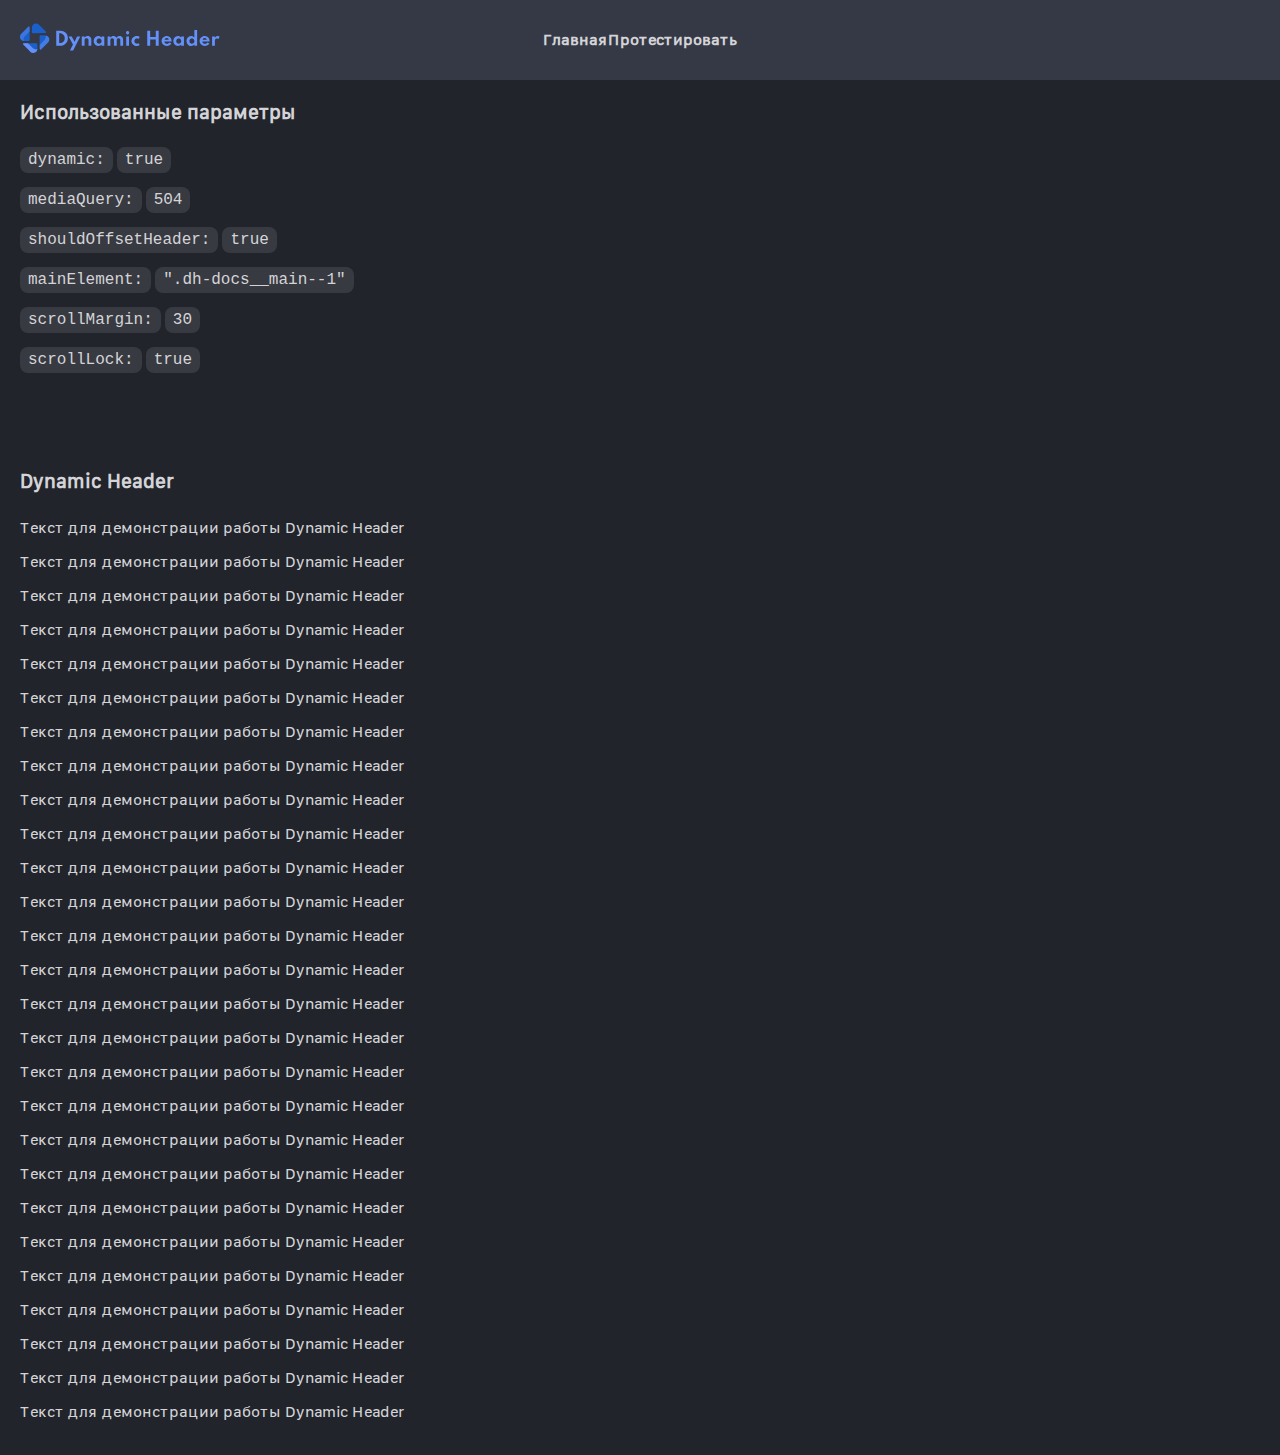
<file: dh-docs-slide-1.html>
<!doctype html>
<html lang="ru" class="page iframe-page dh-docs__page dh-docs__page--pc">

<head>
	<title>FirstDHDocsPage</title>
	<meta charset="UTF-8" />
	<meta name="format-detection" content="telephone=no" />
	<!-- <style>body{opacity: 0;}</style> -->
	<link rel="stylesheet" href="css/style.min.css?_v=20230916013123" />
	<link rel="shortcut icon" href="favicon.ico" />
	<!-- <meta name="robots" content="noindex, nofollow"> -->
	<meta name="viewport" content="width=device-width, initial-scale=1.0" />
</head>

<body class="body iframe-body">
	<div class="wrapper">
		<header class="header secondary-header secondary-header__pc--1">
			<div class="header__container">
				<button class="header__burger visually-hidden btn-reset">
					<span></span>
				</button>

				<a class="header__logo">
					<img src="img/dynamic-header/dynamic-header-logo.svg" alt="" />
				</a>

				<div class="header__menu-wrapper">
					<nav class="header__menu">
						<ul class="header__menu-list list-reset">
							<li class="header__menu-item">
								<a href="#dh-hero" class="header__menu-link">Главная</a>
							</li>
							<li class="header__menu-item">
								<a href="#dh-filling" class="header__menu-link">Протестировать</a>
							</li>
						</ul>
					</nav>
					<!-- <ul class="header__social list-reset">
                            <li class="header__social-item">
                                <a
                                    href="#"
                                    class="header__social-link header__social-link--pc"
                                >
                                    <svg
                                        width="30px"
                                        height="30px"
                                        viewBox="0 0 100 100"
                                        fill="none"
                                    >
                                        <path
                                            fill-rule="evenodd"
                                            clip-rule="evenodd"
                                            d="M50 100c27.614 0 50-22.386 50-50S77.614 0 50 0 0 22.386 0 50s22.386 50 50 50Zm21.977-68.056c.386-4.38-4.24-2.576-4.24-2.576-3.415 1.414-6.937 2.85-10.497 4.302-11.04 4.503-22.444 9.155-32.159 13.734-5.268 1.932-2.184 3.864-2.184 3.864l8.351 2.577c3.855 1.16 5.91-.129 5.91-.129l17.988-12.238c6.424-4.38 4.882-.773 3.34.773l-13.49 12.882c-2.056 1.804-1.028 3.35-.129 4.123 2.55 2.249 8.82 6.364 11.557 8.16.712.467 1.185.778 1.292.858.642.515 4.111 2.834 6.424 2.319 2.313-.516 2.57-3.479 2.57-3.479l3.083-20.226c.462-3.511.993-6.886 1.417-9.582.4-2.546.705-4.485.767-5.362Z"
                                            fill="#ffffff"
                                        ></path>
                                    </svg>
                                </a>
                            </li>
                            <li class="header__social-item">
                                <a
                                    href="#"
                                    class="header__social-link header__social-link--mobile"
                                >
                                    <svg
                                        width="30px"
                                        height="30px"
                                        viewBox="0 0 100 100"
                                        fill="none"
                                    >
                                        <path
                                            fill-rule="evenodd"
                                            clip-rule="evenodd"
                                            d="M50 100c27.614 0 50-22.386 50-50S77.614 0 50 0 0 22.386 0 50s22.386 50 50 50Zm21.977-68.056c.386-4.38-4.24-2.576-4.24-2.576-3.415 1.414-6.937 2.85-10.497 4.302-11.04 4.503-22.444 9.155-32.159 13.734-5.268 1.932-2.184 3.864-2.184 3.864l8.351 2.577c3.855 1.16 5.91-.129 5.91-.129l17.988-12.238c6.424-4.38 4.882-.773 3.34.773l-13.49 12.882c-2.056 1.804-1.028 3.35-.129 4.123 2.55 2.249 8.82 6.364 11.557 8.16.712.467 1.185.778 1.292.858.642.515 4.111 2.834 6.424 2.319 2.313-.516 2.57-3.479 2.57-3.479l3.083-20.226c.462-3.511.993-6.886 1.417-9.582.4-2.546.705-4.485.767-5.362Z"
                                            fill="#ffffff"
                                        ></path>
                                    </svg>
                                    <span>Связаться с разработчиком</span>
                                </a>
                            </li>
                        </ul> -->
				</div>
			</div>
		</header>
		<main class="main dh-docs__main dh-docs__main--1">
			<section class="dh-hero" id="dh-hero">
				<div class="dh-hero__container">
					<h3 class="iframe-title dh-hero__title">
						Использованные параметры
					</h3>
					<div class="dh-hero__content">
						<p class="dh-hero__code">
							<code>dynamic:</code>
							<code>true</code>
						</p>
						<p class="dh-hero__code">
							<code>mediaQuery:</code>
							<code>504</code>
						</p>
						<p class="dh-hero__code">
							<code>shouldOffsetHeader:</code>
							<code>true</code>
						</p>
						<p class="dh-hero__code">
							<code>mainElement:</code>
							<code>".dh-docs__main--1"</code>
						</p>
						<p class="dh-hero__code">
							<code>scrollMargin:</code>
							<code>30</code>
						</p>
						<p class="dh-hero__code">
							<code>scrollLock:</code>
							<code>true</code>
						</p>
					</div>
				</div>
				<div class="scrolldown">
					<div class="chevrons">
						<div class="chevrondown"></div>
						<div class="chevrondown"></div>
					</div>
				</div>
			</section>

			<section class="dh-filling" id="dh-filling">
				<div class="container dh-filling__container">
					<h2 class="iframe-title dh-filling__title">
						Dynamic Header
					</h2>
					<div class="dh-filling__text">
						<p>Текст для демонстрации работы Dynamic Header</p>
						<p>Текст для демонстрации работы Dynamic Header</p>
						<p>Текст для демонстрации работы Dynamic Header</p>
						<p>Текст для демонстрации работы Dynamic Header</p>
						<p>Текст для демонстрации работы Dynamic Header</p>
						<p>Текст для демонстрации работы Dynamic Header</p>
						<p>Текст для демонстрации работы Dynamic Header</p>
						<p>Текст для демонстрации работы Dynamic Header</p>
						<p>Текст для демонстрации работы Dynamic Header</p>
						<p>Текст для демонстрации работы Dynamic Header</p>
						<p>Текст для демонстрации работы Dynamic Header</p>
						<p>Текст для демонстрации работы Dynamic Header</p>
						<p>Текст для демонстрации работы Dynamic Header</p>
						<p>Текст для демонстрации работы Dynamic Header</p>
						<p>Текст для демонстрации работы Dynamic Header</p>
						<p>Текст для демонстрации работы Dynamic Header</p>
						<p>Текст для демонстрации работы Dynamic Header</p>
						<p>Текст для демонстрации работы Dynamic Header</p>
						<p>Текст для демонстрации работы Dynamic Header</p>
						<p>Текст для демонстрации работы Dynamic Header</p>
						<p>Текст для демонстрации работы Dynamic Header</p>
						<p>Текст для демонстрации работы Dynamic Header</p>
						<p>Текст для демонстрации работы Dynamic Header</p>
						<p>Текст для демонстрации работы Dynamic Header</p>
						<p>Текст для демонстрации работы Dynamic Header</p>
						<p>Текст для демонстрации работы Dynamic Header</p>
						<p>Текст для демонстрации работы Dynamic Header</p>
					</div>
				</div>
			</section>
		</main>
	</div>
	<script src="js/app.min.js?_v=20230916013123"></script>

</body>

</html>
</file>
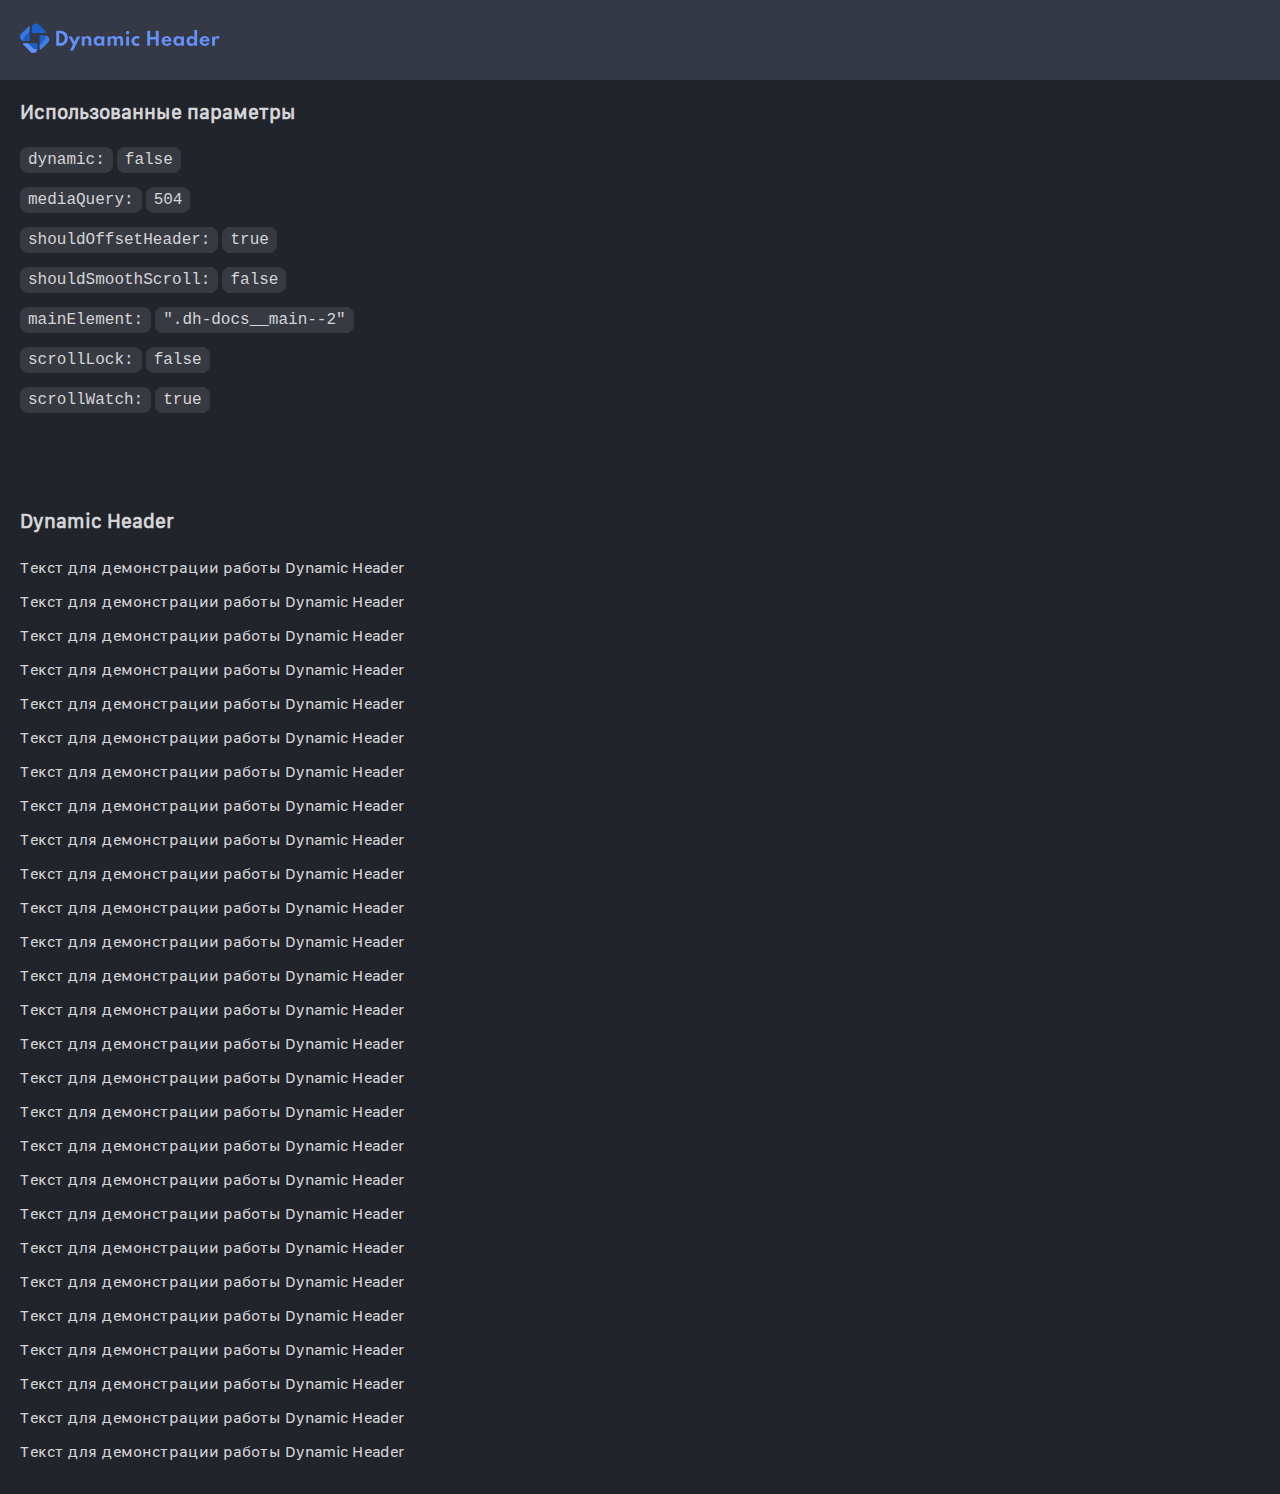
<file: dh-docs-slide-2-mobile.html>
<!doctype html>
<html lang="ru" class="page iframe-page dh-docs__page dh-docs__page--mobile">

<head>
	<title>FirstDHDocsPage</title>
	<meta charset="UTF-8" />
	<meta name="format-detection" content="telephone=no" />
	<!-- <style>body{opacity: 0;}</style> -->
	<link rel="stylesheet" href="css/style.min.css?_v=20230916013123" />
	<link rel="shortcut icon" href="favicon.ico" />
	<!-- <meta name="robots" content="noindex, nofollow"> -->
	<meta name="viewport" content="width=device-width, initial-scale=1.0" />
</head>

<body class="body iframe-body">
	<div class="wrapper">
		<header class="header secondary-header secondary-header__mobile secondary-header__mobile--2">
			<div class="header__container">
				<button class="header__burger visually-hidden btn-reset">
					<span></span>
				</button>

				<a class="header__logo">
					<img src="img/dynamic-header/dynamic-header-logo.svg" alt="" />
				</a>

				<div class="header__menu-wrapper">
					<nav class="header__menu">
						<ul class="header__menu-list list-reset">
							<li class="header__menu-item">
								<a href="#dh-hero" class="header__menu-link">Главная</a>
							</li>
							<li class="header__menu-item">
								<a href="#dh-filling" class="header__menu-link">Протестировать</a>
							</li>
						</ul>
					</nav>
					<!-- <ul class="header__social list-reset">
                            <li class="header__social-item">
                                <a
                                    href="#"
                                    class="header__social-link header__social-link--pc"
                                >
                                    <svg
                                        width="30px"
                                        height="30px"
                                        viewBox="0 0 100 100"
                                        fill="none"
                                    >
                                        <path
                                            fill-rule="evenodd"
                                            clip-rule="evenodd"
                                            d="M50 100c27.614 0 50-22.386 50-50S77.614 0 50 0 0 22.386 0 50s22.386 50 50 50Zm21.977-68.056c.386-4.38-4.24-2.576-4.24-2.576-3.415 1.414-6.937 2.85-10.497 4.302-11.04 4.503-22.444 9.155-32.159 13.734-5.268 1.932-2.184 3.864-2.184 3.864l8.351 2.577c3.855 1.16 5.91-.129 5.91-.129l17.988-12.238c6.424-4.38 4.882-.773 3.34.773l-13.49 12.882c-2.056 1.804-1.028 3.35-.129 4.123 2.55 2.249 8.82 6.364 11.557 8.16.712.467 1.185.778 1.292.858.642.515 4.111 2.834 6.424 2.319 2.313-.516 2.57-3.479 2.57-3.479l3.083-20.226c.462-3.511.993-6.886 1.417-9.582.4-2.546.705-4.485.767-5.362Z"
                                            fill="#ffffff"
                                        ></path>
                                    </svg>
                                </a>
                            </li>
                            <li class="header__social-item">
                                <a
                                    href="#"
                                    class="header__social-link header__social-link--mobile"
                                >
                                    <svg
                                        width="30px"
                                        height="30px"
                                        viewBox="0 0 100 100"
                                        fill="none"
                                    >
                                        <path
                                            fill-rule="evenodd"
                                            clip-rule="evenodd"
                                            d="M50 100c27.614 0 50-22.386 50-50S77.614 0 50 0 0 22.386 0 50s22.386 50 50 50Zm21.977-68.056c.386-4.38-4.24-2.576-4.24-2.576-3.415 1.414-6.937 2.85-10.497 4.302-11.04 4.503-22.444 9.155-32.159 13.734-5.268 1.932-2.184 3.864-2.184 3.864l8.351 2.577c3.855 1.16 5.91-.129 5.91-.129l17.988-12.238c6.424-4.38 4.882-.773 3.34.773l-13.49 12.882c-2.056 1.804-1.028 3.35-.129 4.123 2.55 2.249 8.82 6.364 11.557 8.16.712.467 1.185.778 1.292.858.642.515 4.111 2.834 6.424 2.319 2.313-.516 2.57-3.479 2.57-3.479l3.083-20.226c.462-3.511.993-6.886 1.417-9.582.4-2.546.705-4.485.767-5.362Z"
                                            fill="#ffffff"
                                        ></path>
                                    </svg>
                                    <span>Связаться с разработчиком</span>
                                </a>
                            </li>
                        </ul> -->
				</div>
			</div>
		</header>
		<main class="main dh-docs__main dh-docs__main--2">
			<section class="dh-hero" id="dh-hero">
				<div class="dh-hero__container">
					<h3 class="iframe-title dh-hero__title">
						Использованные параметры
					</h3>
					<div class="dh-hero__content">
						<p class="dh-hero__code">
							<code>dynamic:</code>
							<code>false</code>
						</p>
						<p class="dh-hero__code">
							<code>mediaQuery:</code>
							<code>504</code>
						</p>
						<p class="dh-hero__code">
							<code>shouldOffsetHeader:</code>
							<code>true</code>
						</p>
						<p class="dh-hero__code">
							<code>shouldSmoothScroll:</code>
							<code>false</code>
						</p>
						<p class="dh-hero__code">
							<code>mainElement:</code>
							<code>".dh-docs__main--2"</code>
						</p>
						<p class="dh-hero__code">
							<code>scrollLock:</code>
							<code>false</code>
						</p>
						<p class="dh-hero__code">
							<code>scrollWatch:</code>
							<code>true</code>
						</p>
					</div>
				</div>
				<div class="scrolldown">
					<div class="chevrons">
						<div class="chevrondown"></div>
						<div class="chevrondown"></div>
					</div>
				</div>
			</section>

			<section class="dh-filling" id="dh-filling">
				<div class="container dh-filling__container">
					<h2 class="iframe-title dh-filling__title">
						Dynamic Header
					</h2>

					<div class="dh-filling__text">
						<p>Текст для демонстрации работы Dynamic Header</p>
						<p>Текст для демонстрации работы Dynamic Header</p>
						<p>Текст для демонстрации работы Dynamic Header</p>
						<p>Текст для демонстрации работы Dynamic Header</p>
						<p>Текст для демонстрации работы Dynamic Header</p>
						<p>Текст для демонстрации работы Dynamic Header</p>
						<p>Текст для демонстрации работы Dynamic Header</p>
						<p>Текст для демонстрации работы Dynamic Header</p>
						<p>Текст для демонстрации работы Dynamic Header</p>
						<p>Текст для демонстрации работы Dynamic Header</p>
						<p>Текст для демонстрации работы Dynamic Header</p>
						<p>Текст для демонстрации работы Dynamic Header</p>
						<p>Текст для демонстрации работы Dynamic Header</p>
						<p>Текст для демонстрации работы Dynamic Header</p>
						<p>Текст для демонстрации работы Dynamic Header</p>
						<p>Текст для демонстрации работы Dynamic Header</p>
						<p>Текст для демонстрации работы Dynamic Header</p>
						<p>Текст для демонстрации работы Dynamic Header</p>
						<p>Текст для демонстрации работы Dynamic Header</p>
						<p>Текст для демонстрации работы Dynamic Header</p>
						<p>Текст для демонстрации работы Dynamic Header</p>
						<p>Текст для демонстрации работы Dynamic Header</p>
						<p>Текст для демонстрации работы Dynamic Header</p>
						<p>Текст для демонстрации работы Dynamic Header</p>
						<p>Текст для демонстрации работы Dynamic Header</p>
						<p>Текст для демонстрации работы Dynamic Header</p>
						<p>Текст для демонстрации работы Dynamic Header</p>
					</div>
				</div>
			</section>
		</main>
	</div>
	<script src="js/app.min.js?_v=20230916013123"></script>

</body>

</html>
</file>
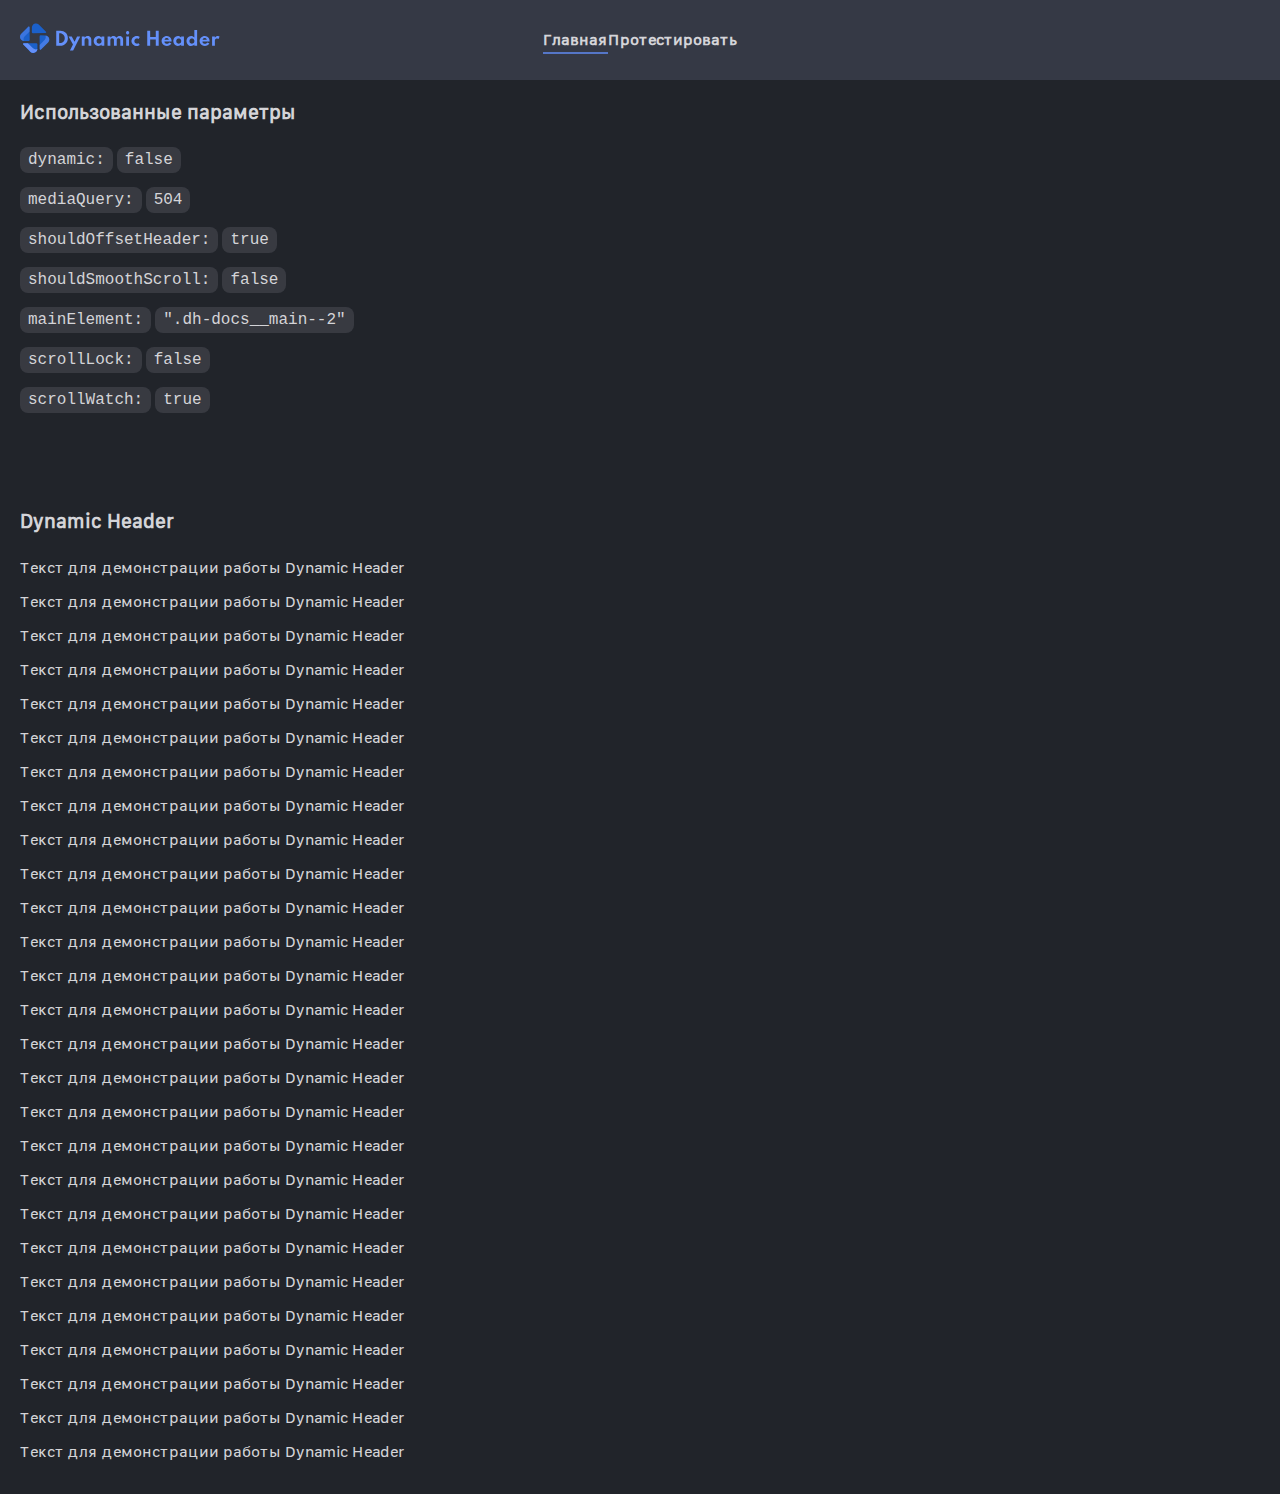
<file: dh-docs-slide-2.html>
<!doctype html>
<html lang="ru" class="page iframe-page dh-docs__page dh-docs__page--pc">

<head>
	<title>FirstDHDocsPage</title>
	<meta charset="UTF-8" />
	<meta name="format-detection" content="telephone=no" />
	<!-- <style>body{opacity: 0;}</style> -->
	<link rel="stylesheet" href="css/style.min.css?_v=20230916013123" />
	<link rel="shortcut icon" href="favicon.ico" />
	<!-- <meta name="robots" content="noindex, nofollow"> -->
	<meta name="viewport" content="width=device-width, initial-scale=1.0" />
</head>

<body class="body iframe-body">
	<div class="wrapper">
		<header class="header secondary-header secondary-header__pc--2">
			<div class="header__container">
				<button class="header__burger visually-hidden btn-reset">
					<span></span>
				</button>

				<a class="header__logo">
					<img src="img/dynamic-header/dynamic-header-logo.svg" alt="" />
				</a>

				<div class="header__menu-wrapper">
					<nav class="header__menu">
						<ul class="header__menu-list list-reset">
							<li class="header__menu-item">
								<a href="#dh-hero" class="header__menu-link">Главная</a>
							</li>
							<li class="header__menu-item">
								<a href="#dh-filling" class="header__menu-link">Протестировать</a>
							</li>
						</ul>
					</nav>
					<!-- <ul class="header__social list-reset">
                            <li class="header__social-item">
                                <a
                                    href="#"
                                    class="header__social-link header__social-link--pc"
                                >
                                    <svg
                                        width="30px"
                                        height="30px"
                                        viewBox="0 0 100 100"
                                        fill="none"
                                    >
                                        <path
                                            fill-rule="evenodd"
                                            clip-rule="evenodd"
                                            d="M50 100c27.614 0 50-22.386 50-50S77.614 0 50 0 0 22.386 0 50s22.386 50 50 50Zm21.977-68.056c.386-4.38-4.24-2.576-4.24-2.576-3.415 1.414-6.937 2.85-10.497 4.302-11.04 4.503-22.444 9.155-32.159 13.734-5.268 1.932-2.184 3.864-2.184 3.864l8.351 2.577c3.855 1.16 5.91-.129 5.91-.129l17.988-12.238c6.424-4.38 4.882-.773 3.34.773l-13.49 12.882c-2.056 1.804-1.028 3.35-.129 4.123 2.55 2.249 8.82 6.364 11.557 8.16.712.467 1.185.778 1.292.858.642.515 4.111 2.834 6.424 2.319 2.313-.516 2.57-3.479 2.57-3.479l3.083-20.226c.462-3.511.993-6.886 1.417-9.582.4-2.546.705-4.485.767-5.362Z"
                                            fill="#ffffff"
                                        ></path>
                                    </svg>
                                </a>
                            </li>
                            <li class="header__social-item">
                                <a
                                    href="#"
                                    class="header__social-link header__social-link--mobile"
                                >
                                    <svg
                                        width="30px"
                                        height="30px"
                                        viewBox="0 0 100 100"
                                        fill="none"
                                    >
                                        <path
                                            fill-rule="evenodd"
                                            clip-rule="evenodd"
                                            d="M50 100c27.614 0 50-22.386 50-50S77.614 0 50 0 0 22.386 0 50s22.386 50 50 50Zm21.977-68.056c.386-4.38-4.24-2.576-4.24-2.576-3.415 1.414-6.937 2.85-10.497 4.302-11.04 4.503-22.444 9.155-32.159 13.734-5.268 1.932-2.184 3.864-2.184 3.864l8.351 2.577c3.855 1.16 5.91-.129 5.91-.129l17.988-12.238c6.424-4.38 4.882-.773 3.34.773l-13.49 12.882c-2.056 1.804-1.028 3.35-.129 4.123 2.55 2.249 8.82 6.364 11.557 8.16.712.467 1.185.778 1.292.858.642.515 4.111 2.834 6.424 2.319 2.313-.516 2.57-3.479 2.57-3.479l3.083-20.226c.462-3.511.993-6.886 1.417-9.582.4-2.546.705-4.485.767-5.362Z"
                                            fill="#ffffff"
                                        ></path>
                                    </svg>
                                    <span>Связаться с разработчиком</span>
                                </a>
                            </li>
                        </ul> -->
				</div>
			</div>
		</header>
		<main class="main dh-docs__main dh-docs__main--2">
			<section class="dh-hero" id="dh-hero">
				<div class="dh-hero__container">
					<h3 class="iframe-title dh-hero__title">
						Использованные параметры
					</h3>
					<div class="dh-hero__content">
						<p class="dh-hero__code">
							<code>dynamic:</code>
							<code>false</code>
						</p>
						<p class="dh-hero__code">
							<code>mediaQuery:</code>
							<code>504</code>
						</p>
						<p class="dh-hero__code">
							<code>shouldOffsetHeader:</code>
							<code>true</code>
						</p>
						<p class="dh-hero__code">
							<code>shouldSmoothScroll:</code>
							<code>false</code>
						</p>
						<p class="dh-hero__code">
							<code>mainElement:</code>
							<code>".dh-docs__main--2"</code>
						</p>
						<p class="dh-hero__code">
							<code>scrollLock:</code>
							<code>false</code>
						</p>
						<p class="dh-hero__code">
							<code>scrollWatch:</code>
							<code>true</code>
						</p>
					</div>
				</div>
				<div class="scrolldown">
					<div class="chevrons">
						<div class="chevrondown"></div>
						<div class="chevrondown"></div>
					</div>
				</div>
			</section>

			<section class="dh-filling" id="dh-filling">
				<div class="container dh-filling__container">
					<h2 class="iframe-title dh-filling__title">
						Dynamic Header
					</h2>

					<div class="dh-filling__text">
						<p>Текст для демонстрации работы Dynamic Header</p>
						<p>Текст для демонстрации работы Dynamic Header</p>
						<p>Текст для демонстрации работы Dynamic Header</p>
						<p>Текст для демонстрации работы Dynamic Header</p>
						<p>Текст для демонстрации работы Dynamic Header</p>
						<p>Текст для демонстрации работы Dynamic Header</p>
						<p>Текст для демонстрации работы Dynamic Header</p>
						<p>Текст для демонстрации работы Dynamic Header</p>
						<p>Текст для демонстрации работы Dynamic Header</p>
						<p>Текст для демонстрации работы Dynamic Header</p>
						<p>Текст для демонстрации работы Dynamic Header</p>
						<p>Текст для демонстрации работы Dynamic Header</p>
						<p>Текст для демонстрации работы Dynamic Header</p>
						<p>Текст для демонстрации работы Dynamic Header</p>
						<p>Текст для демонстрации работы Dynamic Header</p>
						<p>Текст для демонстрации работы Dynamic Header</p>
						<p>Текст для демонстрации работы Dynamic Header</p>
						<p>Текст для демонстрации работы Dynamic Header</p>
						<p>Текст для демонстрации работы Dynamic Header</p>
						<p>Текст для демонстрации работы Dynamic Header</p>
						<p>Текст для демонстрации работы Dynamic Header</p>
						<p>Текст для демонстрации работы Dynamic Header</p>
						<p>Текст для демонстрации работы Dynamic Header</p>
						<p>Текст для демонстрации работы Dynamic Header</p>
						<p>Текст для демонстрации работы Dynamic Header</p>
						<p>Текст для демонстрации работы Dynamic Header</p>
						<p>Текст для демонстрации работы Dynamic Header</p>
					</div>
				</div>
			</section>
		</main>
	</div>
	<script src="js/app.min.js?_v=20230916013123"></script>

</body>

</html>
</file>
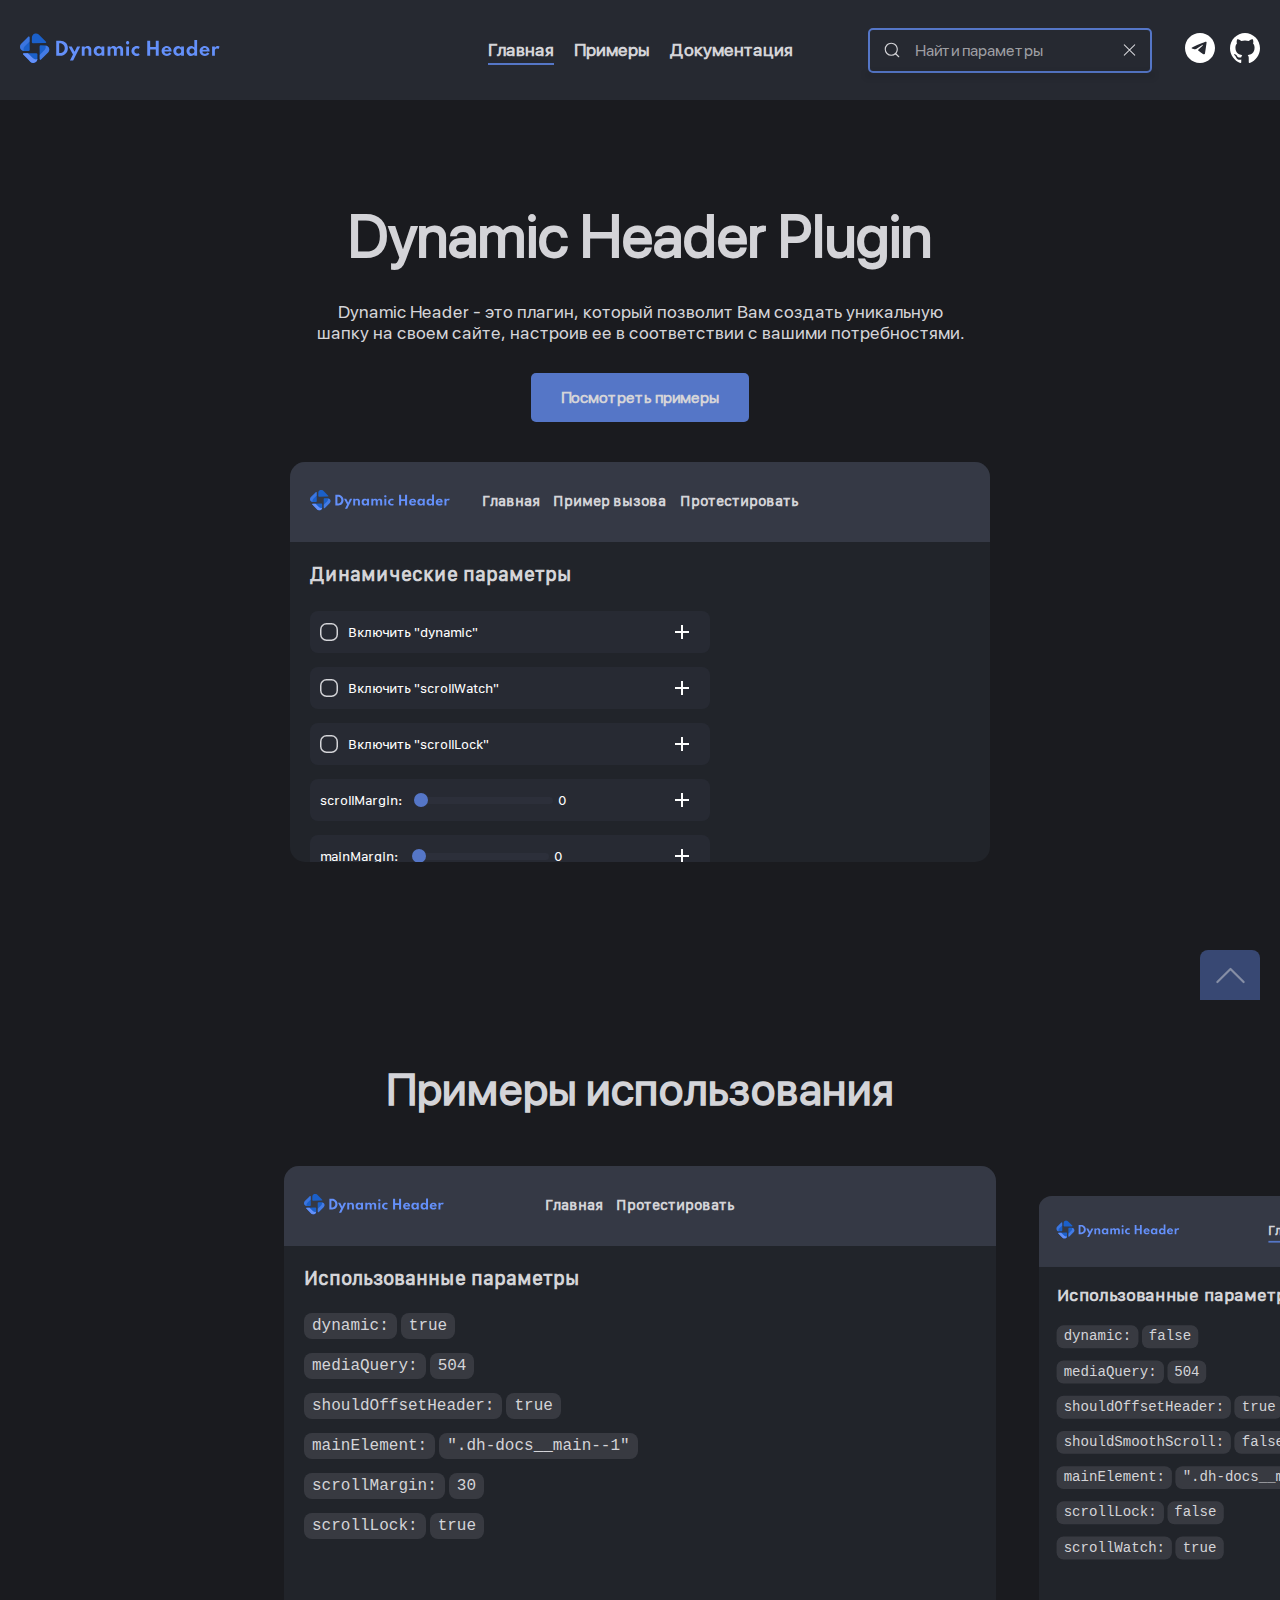
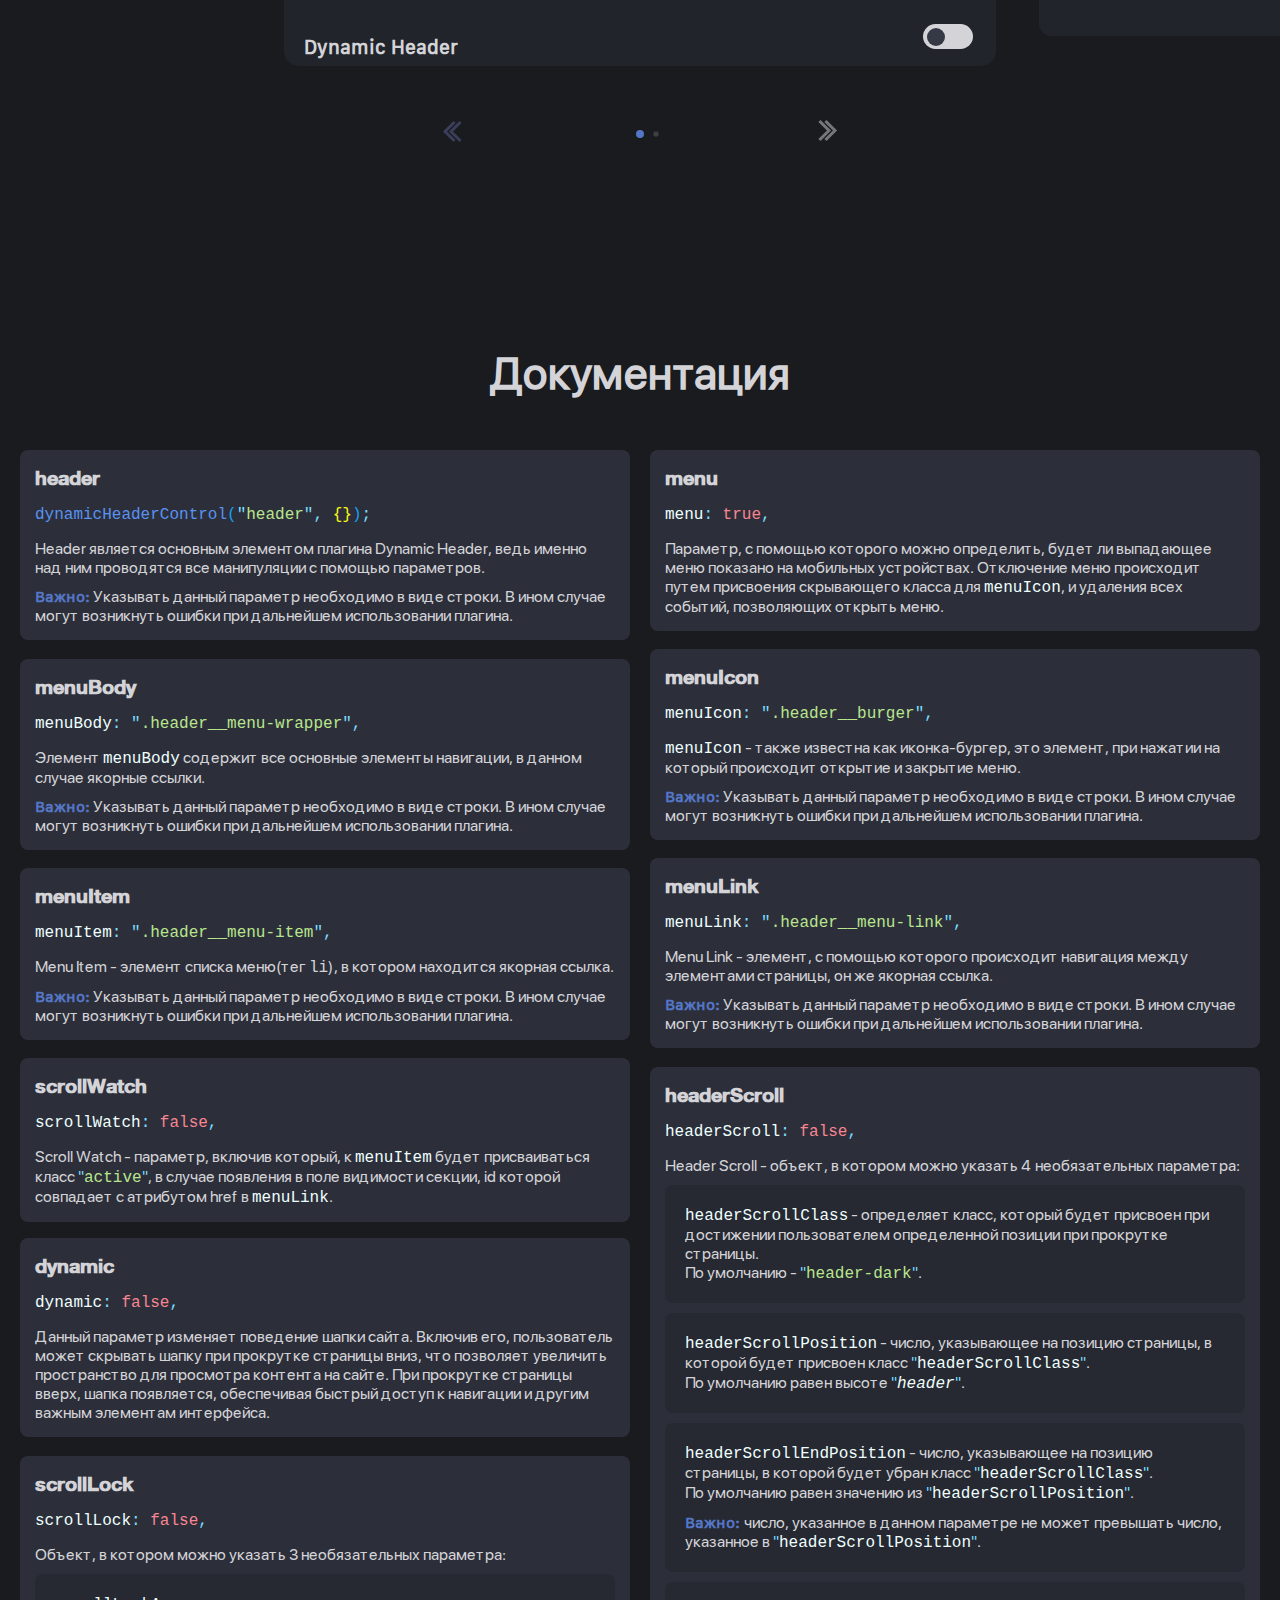
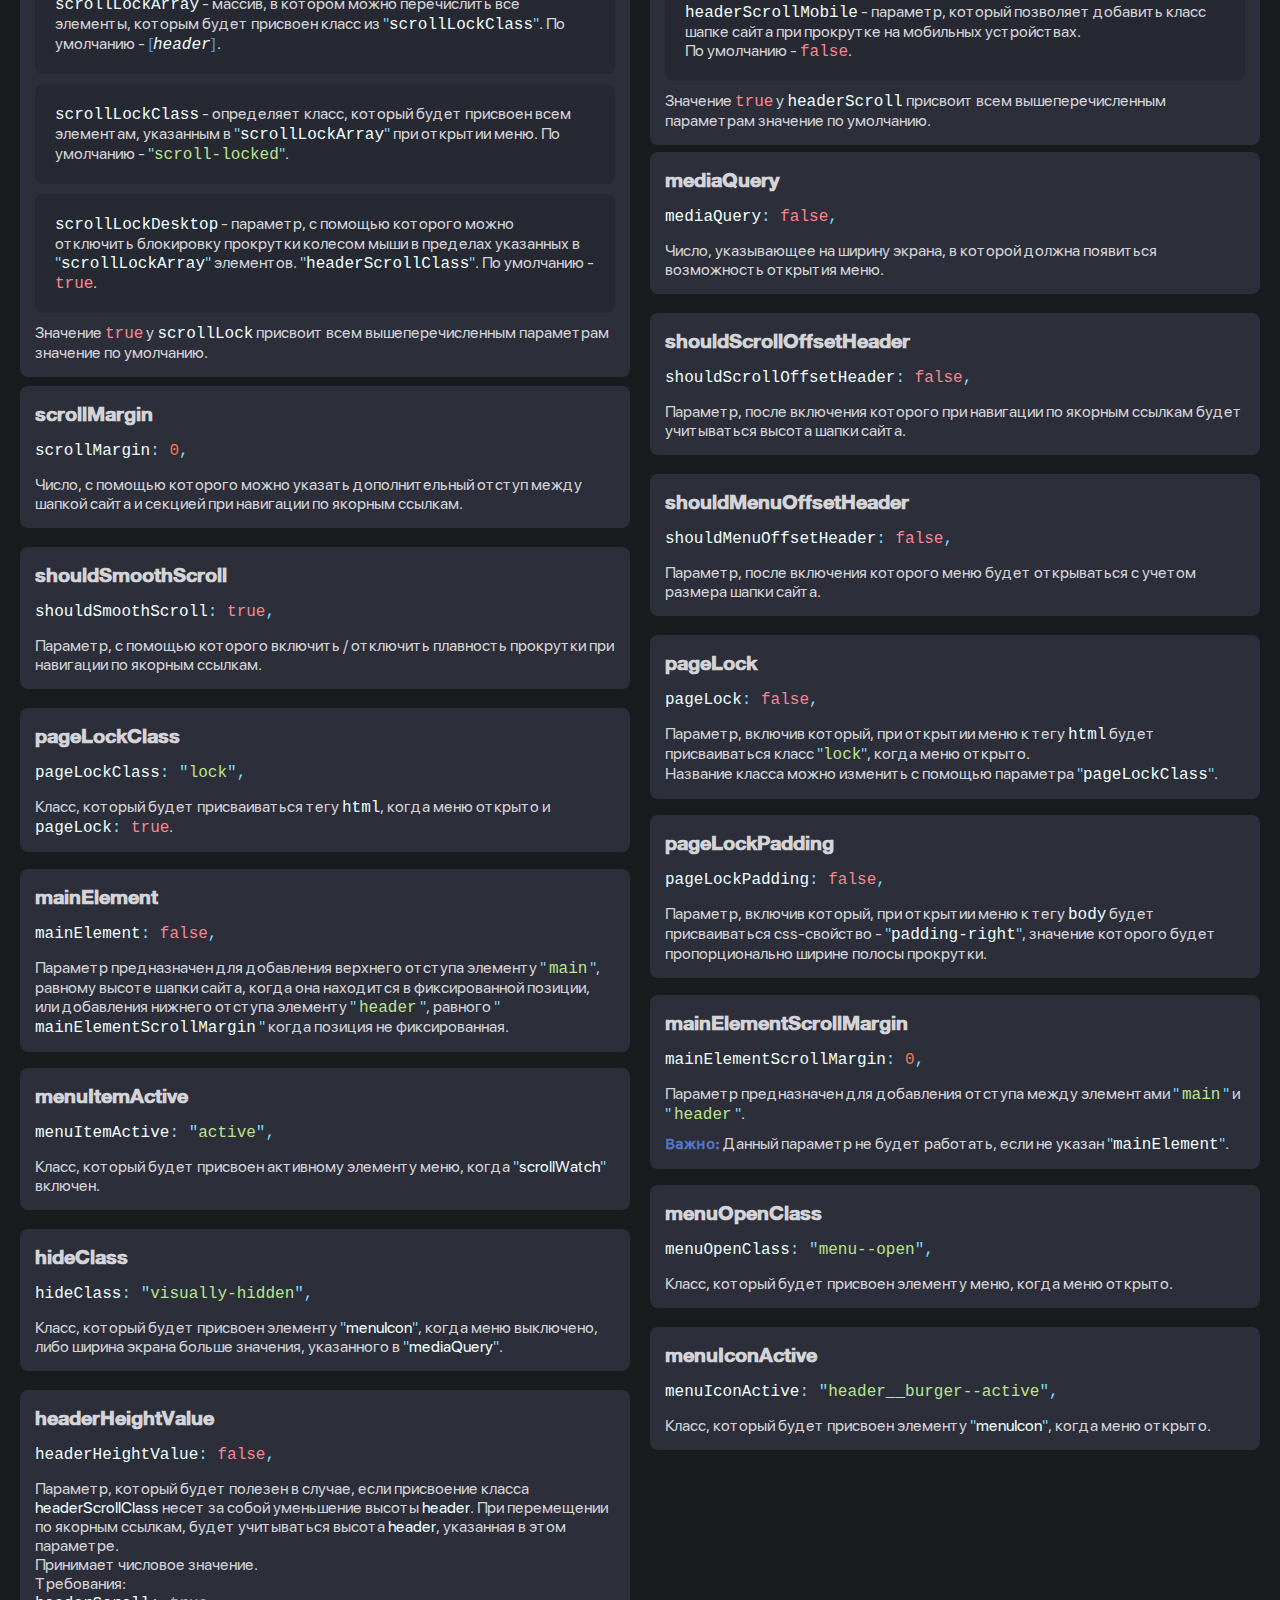
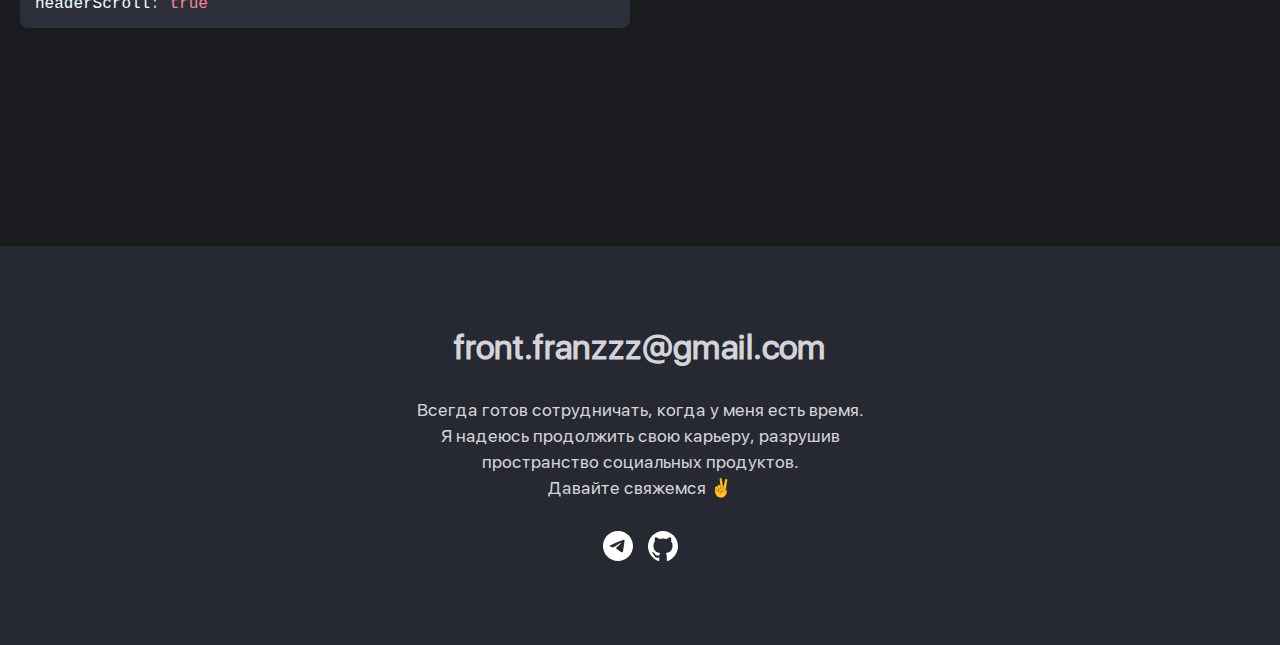
<file: dh-docs.html>
<!doctype html>
<html lang="ru" class="page">

<head>
	<title>HomePage</title>
	<meta charset="UTF-8" />
	<meta name="format-detection" content="telephone=no" />
	<!-- <style>body{opacity: 0;}</style> -->
	<link rel="stylesheet" href="css/style.min.css?_v=20230916013123" />
	<link rel="shortcut icon" href="favicon.ico" />
	<!-- <meta name="robots" content="noindex, nofollow"> -->
	<meta name="viewport" content="width=device-width, initial-scale=1.0" />
</head>

<body class="body">
	<div class="wrapper">
		<header class="header main-header header__dynamic">
			<div class="header__container">
				<button class="header__burger visually-hidden btn-reset" tabindex="2">
					<span></span>
				</button>

				<a href="#" class="header__logo" tabindex="1">
					<img src="img/dynamic-header/dynamic-header-logo.svg" alt="Dynamic Header logo" />
				</a>

				<div class="header__menu-wrapper">
					<nav class="header__menu">
						<ul class="header__menu-list list-reset">
							<li class="header__menu-item">
								<a href="#hero" class="header__menu-link" tabindex="3">Главная</a>
							</li>
							<li class="header__menu-item">
								<a href="#presentation" class="header__menu-link" tabindex="4">Примеры</a>
							</li>
							<li class="header__menu-item">
								<a href="#docs" class="header__menu-link" tabindex="5">Документация</a>
							</li>
						</ul>
					</nav>
					<div class="header__search">
						<div class="header__input-overflow">
							<div class="header__input-wrapper">
								<input class="header__search-input input-reset" type="text" id="searchInput" placeholder="Найти параметры" tabindex="6" />
								<button class="header__search-clear btn-reset" tabindex="7">
									<svg xmlns="http://www.w3.org/2000/svg" width="25" height="25" viewBox="0 0 20 20" fill="none">
										<path d="M5.83337 5.83337L14.1667 14.1667M5.83337 14.1667L14.1667 5.83337" stroke="#262931" stroke-width="0.833333" stroke-linecap="round" stroke-linejoin="round" />
									</svg>
								</button>
								<svg xmlns="http://www.w3.org/2000/svg" width="40" height="40" viewBox="0 0 40 40" fill="none" class="header__search-icon">
									<path d="M35 35L27.7616 27.7616M27.7616 27.7616C28.9998 26.5235 29.9819 25.0536 30.652 23.4359C31.3221 21.8182 31.667 20.0843 31.667 18.3333C31.667 16.5823 31.3221 14.8484 30.652 13.2307C29.9819 11.613 28.9998 10.1431 27.7616 8.90498C26.5235 7.66683 25.0536 6.68468 23.4359 6.0146C21.8182 5.34452 20.0843 4.99963 18.3333 4.99963C16.5823 4.99963 14.8484 5.34452 13.2307 6.0146C11.613 6.68468 10.1431 7.66683 8.90498 8.90498C6.40443 11.4055 4.99963 14.797 4.99963 18.3333C4.99963 21.8696 6.40443 25.2611 8.90498 27.7616C11.4055 30.2622 14.797 31.667 18.3333 31.667C21.8696 31.667 25.2611 30.2622 27.7616 27.7616Z" stroke="#262931" stroke-width="2.5" stroke-linecap="round" stroke-linejoin="round" />
								</svg>
							</div>
						</div>
						<ul class="header__search-list list-reset" id="searchSuggestions"></ul>
					</div>
					<ul class="header__social list-reset">
						<li class="header__social-item">
							<a href="https://t.me/slnest" target="_blank" class="header__social-link">
								<svg width="30px" height="30px" viewBox="0 0 100 100" fill="none">
									<path fill-rule="evenodd" clip-rule="evenodd" d="M50 100c27.614 0 50-22.386 50-50S77.614 0 50 0 0 22.386 0 50s22.386 50 50 50Zm21.977-68.056c.386-4.38-4.24-2.576-4.24-2.576-3.415 1.414-6.937 2.85-10.497 4.302-11.04 4.503-22.444 9.155-32.159 13.734-5.268 1.932-2.184 3.864-2.184 3.864l8.351 2.577c3.855 1.16 5.91-.129 5.91-.129l17.988-12.238c6.424-4.38 4.882-.773 3.34.773l-13.49 12.882c-2.056 1.804-1.028 3.35-.129 4.123 2.55 2.249 8.82 6.364 11.557 8.16.712.467 1.185.778 1.292.858.642.515 4.111 2.834 6.424 2.319 2.313-.516 2.57-3.479 2.57-3.479l3.083-20.226c.462-3.511.993-6.886 1.417-9.582.4-2.546.705-4.485.767-5.362Z" fill="#ffffff"></path>
								</svg>
							</a>
						</li>
						<li class="header__social-item">
							<a href="https://github.com/FranzZZz1" target="_blank" class="header__social-link">
								<svg width="30" height="30" viewBox="0 0 30 30" fill="none" xmlns="http://www.w3.org/2000/svg">
									<g clip-path="url(#clip0_309_2)">
										<path d="M15 0C13.0302 0 11.0796 0.397619 9.25975 1.17015C7.43986 1.94269 5.78628 3.07501 4.3934 4.50247C1.58035 7.38536 0 11.2954 0 15.3724C0 22.167 4.305 27.9317 10.26 29.9762C11.01 30.0992 11.25 29.6226 11.25 29.2076V26.6096C7.095 27.532 6.21 24.5497 6.21 24.5497C5.52 22.7665 4.545 22.29 4.545 22.29C3.18 21.3369 4.65 21.3676 4.65 21.3676C6.15 21.4752 6.945 22.951 6.945 22.951C8.25 25.2876 10.455 24.5958 11.31 24.2269C11.445 23.2277 11.835 22.5513 12.255 22.167C8.925 21.7827 5.43 20.4607 5.43 14.6038C5.43 12.8974 6 11.5293 6.975 10.4379C6.825 10.0536 6.3 8.45482 7.125 6.37955C7.125 6.37955 8.385 5.96449 11.25 7.94753C12.435 7.60934 13.725 7.44024 15 7.44024C16.275 7.44024 17.565 7.60934 18.75 7.94753C21.615 5.96449 22.875 6.37955 22.875 6.37955C23.7 8.45482 23.175 10.0536 23.025 10.4379C24 11.5293 24.57 12.8974 24.57 14.6038C24.57 20.476 21.06 21.7673 17.715 22.1516C18.255 22.6282 18.75 23.5659 18.75 24.9955V29.2076C18.75 29.6226 18.99 30.1145 19.755 29.9762C25.71 27.9163 30 22.167 30 15.3724C30 13.3537 29.612 11.3547 28.8582 9.48964C28.1044 7.62457 26.9995 5.92993 25.6066 4.50247C24.2137 3.07501 22.5601 1.94269 20.7403 1.17015C18.9204 0.397619 16.9698 0 15 0Z" fill="#fff" />
									</g>
									<defs>
										<clippath id="clip0_309_2">
											<rect width="30" height="30" fill="white" />
										</clippath>
									</defs>
								</svg>
							</a>
						</li>
					</ul>
				</div>
			</div>
		</header>

		<main class="main">
			<section class="hero" id="hero">
				<div class="container hero__container">
					<!-- <div class="hero__content-wrapper"> -->
					<div class="hero__text">
						<h1 class="hero__title title">
							Dynamic Header Plugin
						</h1>
						<p class="hero__subtitle">
							Dynamic Header - это плагин, который позволит
							Вам создать уникальную шапку на своем сайте,
							настроив ее в соответствии с вашими
							потребностями.
						</p>
						<a href="#presentation" class="hero__link">Посмотреть примеры</a>
					</div>
					<div class="hero__media">
						<iframe class="hero__iframe" src="dh-changeable-header.html" frameborder="0" width="700" height="400"></iframe>
					</div>
					<!-- </div> -->
				</div>
			</section>

			<section class="presentation" id="presentation">
				<div class="container presentation__container">
					<h2 class="presentation__title title">
						Примеры использования
					</h2>
					<div class="presentation__slider swiper">
						<div class="presentation__swiper-wrapper swiper-wrapper">
							<div class="presentation__slide swiper-slide">
								<iframe class="presentation__slide-iframe presentation__slide-iframe--pc" src="dh-docs-slide-1.html" frameborder="0"></iframe>
								<iframe class="presentation__slide-iframe presentation__slide-iframe--mobile iframe-hidden" loading="lazy" src="dh-docs-slide-1-mobile.html" frameborder="0"></iframe>
								<div class="presentation__checkbox change-menu">
									<input class="change-menu__checkbox theme-checkbox" id="change-menu__checkbox" type="checkbox" />
								</div>
							</div>
							<div class="presentation__slide swiper-slide">
								<iframe class="presentation__slide-iframe presentation__slide-iframe--pc" src="dh-docs-slide-2.html" frameborder="0"></iframe>
								<iframe class="presentation__slide-iframe presentation__slide-iframe--mobile iframe-hidden" loading="lazy" src="dh-docs-slide-2-mobile.html" frameborder="0"></iframe>
								<div class="presentation__checkbox change-menu">
									<input class="change-menu__checkbox theme-checkbox" id="change-menu__checkbox" type="checkbox" />
								</div>
							</div>
						</div>
						<div class="presentation__slider-navigation swiper-navigation">
							<div class="presentation__slider-button-prev">
								<div class="chevrons">
									<div class="chevrondown"></div>
									<div class="chevrondown"></div>
								</div>
							</div>
							<div class="presentation__slider-pagination swiper-pagination"></div>
							<div class="presentation__slider-button-next">
								<div class="chevrons">
									<div class="chevrondown"></div>
									<div class="chevrondown"></div>
								</div>
							</div>
						</div>
					</div>
				</div>
			</section>

			<section class="docs" id="docs">
				<div class="container docs__container">
					<h2 class="title docs__title">Документация</h2>

					<div class="docs__content">
						<div class="docs__option docs__option-size" data-content="header, шапка, хедер">
							<div class="docs__option-title">header</div>

							<div class="docs__option-media">
								<code><span class="js-function">dynamicHeaderControl</span><span class="js-function-bracket">(</span><span class="js-mark">"</span><span class="js-class">header</span><span class="js-mark">", </span><span class="js-bracket">{</span><span class="js-bracket">}</span><span class="js-function-bracket">)</span><span class="js-semicolon">;</span></code>
							</div>

							<div class="docs__option-text">
								<p>
									Header является основным элементом
									плагина Dynamic Header, ведь именно над
									ним проводятся все манипуляции с помощью
									параметров.
								</p>
								<p>
									<span class="docs__option-important">Важно:</span>
									Указывать данный параметр необходимо в
									виде строки. В ином случае могут
									возникнуть ошибки при дальнейшем
									использовании плагина.
								</p>
							</div>
						</div>

						<div class="docs__option docs__option-size" data-content="menu, меню">
							<div class="docs__option-title">menu</div>
							<div class="docs__option-media">
								<code><span class="js-option">menu</span><span class="js-mark">: </span><span class="js-boolean">true</span><span class="js-mark">,</span></code>
							</div>
							<div class="docs__option-text">
								<p>
									Параметр, с помощью которого можно
									определить, будет ли выпадающее меню
									показано на мобильных устройствах.
									Отключение меню происходит путем
									присвоения скрывающего класса для
									<code class="js-option">menuIcon</code>,
									и удаления всех событий, позволяющих
									открыть меню.
								</p>
							</div>
						</div>

						<div class="docs__option docs__option-size" data-content="menuBody, тело, меню, тело меню, боди, менюбоди, меню боди, бади, body, menu, menu body">
							<div class="docs__option-title">menuBody</div>

							<div class="docs__option-media">
								<code><span class="js-option">menuBody</span><span class="js-mark">: "</span><span class="js-class">.header__menu-wrapper</span><span class="js-mark">",</span></code>
							</div>

							<div class="docs__option-text">
								<p>
									Элемент
									<code class="js-option">menuBody</code>
									содержит все основные элементы
									навигации, в данном случае якорные
									ссылки.
								</p>
								<p>
									<span class="docs__option-important">Важно:</span>
									Указывать данный параметр необходимо в
									виде строки. В ином случае могут
									возникнуть ошибки при дальнейшем
									использовании плагина.
								</p>
							</div>
						</div>

						<div class="docs__option docs__option-size" data-content="menuIcon, иконка, икон, меню, иконка меню, меню айкон, меню икон">
							<div class="docs__option-title">menuIcon</div>

							<div class="docs__option-media">
								<code><span class="js-option">menuIcon</span><span class="js-mark">: "</span><span class="js-class">.header__burger</span><span class="js-mark">",</span></code>
							</div>

							<div class="docs__option-text">
								<p>
									<code class="js-option">menuIcon</code>
									- также известна как иконка-бургер, это
									элемент, при нажатии на который
									происходит открытие и закрытие меню.
								</p>
								<p>
									<span class="docs__option-important">Важно:</span>
									Указывать данный параметр необходимо в
									виде строки. В ином случае могут
									возникнуть ошибки при дальнейшем
									использовании плагина.
								</p>
							</div>
						</div>

						<div class="docs__option docs__option-size" data-content="menuItem, элемент меню, меню">
							<div class="docs__option-title">menuItem</div>
							<div class="docs__option-media">
								<code>
									<span class="js-option">menuItem</span><span class="js-mark">: "</span><span class="js-class">.header__menu-item</span><span class="js-mark">",</span></code>
							</div>
							<div class="docs__option-text">
								<p>
									Menu Item - элемент списка меню(тег
									<code>li</code>), в котором находится
									якорная ссылка.
								</p>
								<p>
									<span class="docs__option-important">Важно:</span>
									Указывать данный параметр необходимо в
									виде строки. В ином случае могут
									возникнуть ошибки при дальнейшем
									использовании плагина.
								</p>
							</div>
						</div>

						<div class="docs__option docs__option-size" data-content="menuLink, ссылка меню, меню">
							<div class="docs__option-title">menuLink</div>
							<div class="docs__option-media">
								<code>
									<span class="js-option">menuLink</span><span class="js-mark">: "</span><span class="js-class">.header__menu-link</span><span class="js-mark">",</span></code>
							</div>
							<div class="docs__option-text">
								<p>
									Menu Link - элемент, с помощью которого
									происходит навигация между элементами
									страницы, он же якорная ссылка.
								</p>
								<p>
									<span class="docs__option-important">Важно:</span>
									Указывать данный параметр необходимо в
									виде строки. В ином случае могут
									возникнуть ошибки при дальнейшем
									использовании плагина.
								</p>
							</div>
						</div>

						<div class="docs__option docs__option-size" data-content="scrollWatch, скролл, слежка, следить">
							<div class="docs__option-title">
								scrollWatch
							</div>
							<div class="docs__option-media">
								<code>
									<span class="js-option">scrollWatch</span><span class="js-mark">: </span><span class="js-boolean">false</span><span class="js-mark">,</span></code>
							</div>
							<div class="docs__option-text">
								<p>
									Scroll Watch - параметр, включив
									который, к
									<code class="js-option">menuItem</code>
									будет присваиваться класс
									<span class="js-mark">"</span><code class="js-class">active</code><span class="js-mark">"</span>, в
									случае появления в поле видимости
									секции, id которой совпадает с атрибутом
									href в
									<code class="js-option">menuLink</code>.
								</p>
							</div>
						</div>

						<div class="docs__option docs__option-size" data-content="headerScroll, скролл, скролл шапки, шапка">
							<div class="docs__option-title">
								headerScroll
							</div>
							<div class="docs__option-media">
								<code>
									<span class="js-option">headerScroll</span><span class="js-mark">: </span><span class="js-boolean">false</span><span class="js-mark">,</span></code>
							</div>
							<div class="docs__option-text">
								<p>
									Header Scroll - объект, в котором можно
									указать 4 необязательных параметра:
								</p>
								<ul class="list-reset">
									<li>
										<code class="js-option">headerScrollClass</code>
										- определяет класс, который будет
										присвоен при достижении
										пользователем определенной позиции
										при прокрутке страницы. <br />
										По умолчанию -
										<span class="js-mark">"</span><code class="js-class">header-dark</code><span class="js-mark">"</span>.
									</li>
									<li>
										<code class="js-option">headerScrollPosition</code>
										- число, указывающее на позицию
										страницы, в которой будет присвоен
										класс <span class="js-mark">"</span><code class="js-option">headerScrollClass</code><span class="js-mark">"</span>.
										<br />
										По умолчанию равен высоте
										<span class="js-mark">"</span><code class="js-option"><i>header</i></code><span class="js-mark">"</span>.
									</li>
									<li>
										<p>
											<code class="js-option">headerScrollEndPosition</code>
											- число, указывающее на позицию
											страницы, в которой будет убран
											класс
											<span class="js-mark">"</span><code class="js-option">headerScrollClass</code><span class="js-mark">"</span>.
											<br />
											По умолчанию равен значению из
											<span class="js-mark">"</span><code class="js-option">headerScrollPosition</code><span class="js-mark">"</span>.
										</p>

										<p>
											<span class="docs__option-important">
												Важно:
											</span>
											число, указанное в данном
											параметре не может превышать
											число, указанное в
											<span class="js-mark">"</span><code class="js-option">headerScrollPosition</code><span class="js-mark">"</span>.
										</p>
									</li>
									<li>
										<code class="js-option">headerScrollMobile</code>
										- параметр, который позволяет
										добавить класс шапке сайта при
										прокрутке на мобильных устройствах.
										<br />
										По умолчанию -
										<code class="js-boolean">false</code>.
									</li>
								</ul>
								<p>
									Значение
									<code class="js-boolean">true</code>
									у
									<code class="js-option">headerScroll</code>
									присвоит всем вышеперечисленным
									параметрам значение по умолчанию.
								</p>
							</div>
						</div>

						<div class="docs__option docs__option-size" data-content="dynamic, динамический, динамик, скрытие">
							<div class="docs__option-title">dynamic</div>
							<div class="docs__option-media">
								<code>
									<span class="js-option">dynamic</span><span class="js-mark">: </span><span class="js-boolean">false</span><span class="js-mark">,</span></code>
							</div>
							<div class="docs__option-text">
								<p>
									Данный параметр изменяет поведение шапки
									сайта. Включив его, пользователь может
									скрывать шапку при прокрутке страницы
									вниз, что позволяет увеличить
									пространство для просмотра контента на
									сайте. При прокрутке страницы вверх,
									шапка появляется, обеспечивая быстрый
									доступ к навигации и другим важным
									элементам интерфейса.
								</p>
							</div>
						</div>

						<div class="docs__option docs__option-size" data-content="mediaQuery, медиа запрос, медиа, ширина экрана">
							<div class="docs__option-title">mediaQuery</div>
							<div class="docs__option-media">
								<code>
									<span class="js-option">mediaQuery</span><span class="js-mark">: </span><span class="js-boolean">false</span><span class="js-mark">,</span></code>
							</div>
							<div class="docs__option-text">
								<p>
									Число, указывающее на ширину экрана, в
									которой должна появиться возможность
									открытия меню.
								</p>
							</div>
						</div>

						<div class="docs__option docs__option-size" data-content="scrollLock, блокировка, скролл, заблокировать, лок, lock, block">
							<div class="docs__option-title">scrollLock</div>
							<div class="docs__option-media">
								<code>
									<span class="js-option">scrollLock</span><span class="js-mark">: </span><span class="js-boolean">false</span><span class="js-mark">,</span></code>
							</div>
							<div class="docs__option-text">
								<p>
									Объект, в котором можно указать 3
									необязательных параметра:
								</p>
								<ul class="list-reset">
									<li>
										<code class="js-option">scrollLockArray</code>
										- массив, в котором можно
										перечислить все элементы, которым
										будет присвоен класс из
										<span class="js-mark">"</span><code class="js-option">scrollLockClass</code><span class="js-mark">"</span>. По
										умолчанию -
										<span class="js-function">[</span><code class="js-option"><i>header</i></code><span class="js-function">]</span>.
									</li>

									<li>
										<code class="js-option">scrollLockClass</code>
										- определяет класс, который будет
										присвоен всем элементам, указанным в
										<span class="js-mark">"</span><code class="js-option">scrollLockArray</code><span class="js-mark">"</span>
										при открытии меню. По умолчанию -
										<span class="js-mark">"</span><code class="js-class">scroll-locked</code><span class="js-mark">"</span>.
									</li>
									<li>
										<code class="js-option">scrollLockDesktop</code>
										- параметр, с помощью которого можно
										отключить блокировку прокрутки
										колесом мыши в пределах указанных в
										<span class="js-mark">"</span><code class="js-option">scrollLockArray</code><span class="js-mark">"</span>
										элементов.
										<span class="js-mark">"</span><code class="js-option">headerScrollClass</code><span class="js-mark">"</span>. По
										умолчанию -
										<code class="js-boolean">true</code>.
									</li>
								</ul>
								<p>
									Значение
									<code class="js-boolean">true</code>
									у
									<code class="js-option">scrollLock</code>
									присвоит всем вышеперечисленным
									параметрам значение по умолчанию.
								</p>
							</div>
						</div>

						<div class="docs__option docs__option-size" data-content="shouldScrollOffsetHeader, высота шапки, шапка, высота, учет, учитывать, height, headerheight, scroll, скролл">
							<div class="docs__option-title">
								shouldScrollOffsetHeader
							</div>
							<div class="docs__option-media">
								<code>
									<span class="js-option">shouldScrollOffsetHeader</span><span class="js-mark">: </span><span class="js-boolean">false</span><span class="js-mark">,</span></code>
							</div>
							<div class="docs__option-text">
								<p>
									Параметр, после включения которого при
									навигации по якорным ссылкам будет
									учитываться высота шапки сайта.
								</p>
							</div>
						</div>

						<div class="docs__option docs__option-size" data-content="scrollMargin, отступ, скролл, маргин, мэрджин, марджин, внешний отступ, margin">
							<div class="docs__option-title">
								scrollMargin
							</div>
							<div class="docs__option-media">
								<code>
									<span class="js-option">scrollMargin</span><span class="js-mark">: </span><span class="js-number">0</span><span class="js-mark">,</span></code>
							</div>
							<div class="docs__option-text">
								<p>
									Число, с помощью которого можно указать
									дополнительный отступ между шапкой сайта
									и секцией при навигации по якорным
									ссылкам.
								</p>
							</div>
						</div>

						<div class="docs__option docs__option-size" data-content="shouldMenuOffsetHeader, высота шапки, шапка, высота, учет, учитывать, height, headerheight, menu, меню">
							<div class="docs__option-title">
								shouldMenuOffsetHeader
							</div>
							<div class="docs__option-media">
								<code>
									<span class="js-option">shouldMenuOffsetHeader</span><span class="js-mark">: </span><span class="js-boolean">false</span><span class="js-mark">,</span></code>
							</div>
							<div class="docs__option-text">
								<p>
									Параметр, после включения которого меню
									будет открываться с учетом размера шапки
									сайта.
								</p>
							</div>
						</div>

						<div class="docs__option docs__option-size" data-content="shouldSmoothScroll, планый, скролл, smooth">
							<div class="docs__option-title">
								shouldSmoothScroll
							</div>
							<div class="docs__option-media">
								<code>
									<span class="js-option">shouldSmoothScroll</span><span class="js-mark">: </span><span class="js-boolean">true</span><span class="js-mark">,</span></code>
							</div>
							<div class="docs__option-text">
								<p>
									Параметр, с помощью которого включить /
									отключить плавность прокрутки при
									навигации по якорным ссылкам.
								</p>
							</div>
						</div>

						<div class="docs__option docs__option-size" data-content="pageLock, блокировка, lock, page lock, page, страница">
							<div class="docs__option-title">pageLock</div>
							<div class="docs__option-media">
								<code>
									<span class="js-option">pageLock</span><span class="js-mark">: </span><span class="js-boolean">false</span><span class="js-mark">,</span></code>
							</div>
							<div class="docs__option-text">
								<p>
									Параметр, включив который, при открытии
									меню к тегу
									<code class="js-option">html</code>
									будет присваиваться класс
									<span class="js-mark">"</span><code class="js-class">lock</code><span class="js-mark">"</span>, когда
									меню открыто. <br />
									Название класса можно изменить с помощью
									параметра <span class="js-mark">"</span><code class="js-option">pageLockClass</code><span class="js-mark">"</span>.
								</p>
							</div>
						</div>

						<div class="docs__option docs__option-size" data-content="pageLockClass, блокировка, lock, page lock, page, страница, pageLockClass, класс, class">
							<div class="docs__option-title">
								pageLockClass
							</div>
							<div class="docs__option-media">
								<code>
									<span class="js-option">pageLockClass</span><span class="js-mark">: </span>
									<span class="js-mark">"</span><span class="js-class">lock</span><span class="js-mark">"</span><span class="js-mark">,</span></code>
							</div>
							<div class="docs__option-text">
								<p>
									Класс, который будет присваиваться тегу
									<code class="js-option">html</code>,
									когда меню открыто и
									<code><span class="js-option">pageLock</span><span class="js-mark">: </span><span class="js-boolean">true</span></code>.
								</p>
							</div>
						</div>

						<div class="docs__option docs__option-size" data-content="pageLockPadding, блокировка, lock, page lock, page, страница, паддинг, padding, отступ">
							<div class="docs__option-title">
								pageLockPadding
							</div>
							<div class="docs__option-media">
								<code>
									<span class="js-option">pageLockPadding</span><span class="js-mark">: </span><span class="js-boolean">false</span><span class="js-mark">,</span></code>
							</div>
							<div class="docs__option-text">
								<p>
									Параметр, включив который, при открытии
									меню к тегу
									<code class="js-option">body</code>
									будет присваиваться css-свойство -
									<span class="js-mark">"</span><code class="js-option">padding-right</code><span class="js-mark">"</span>,
									значение которого будет пропорционально
									ширине полосы прокрутки.
								</p>
							</div>
						</div>

						<div class="docs__option docs__option-size" data-content="mainElement, мейн, меин, основной, главный, meinElement">
							<div class="docs__option-title">
								mainElement
							</div>
							<div class="docs__option-media">
								<code>
									<span class="js-option">mainElement</span><span class="js-mark">: </span><span class="js-boolean">false</span><span class="js-mark">,</span></code>
							</div>
							<div class="docs__option-text">
								<p>
									Параметр предназначен для добавления
									верхнего отступа элементу
									<span class="js-mark">"</span>
									<code class="js-class">main</code>
									<span class="js-mark">"</span>, равному
									высоте шапки сайта, когда она находится
									в фиксированной позиции, или добавления
									нижнего отступа элементу
									<span class="js-mark">"</span>
									<code class="js-class">header</code>
									<span class="js-mark">"</span>, равного
									<span class="js-mark">"</span>
									<code class="js-option">mainElementScrollMargin</code>
									<span class="js-mark">"</span> когда
									позиция не фиксированная.
								</p>
							</div>
						</div>

						<div class="docs__option docs__option-size" data-content="mainElementScrollMargin, скролл, отступ, маргин, мэрджин, марджин, внешний отступ, margin, мейн, меин, основной, главный">
							<div class="docs__option-title">
								mainElementScrollMargin
							</div>
							<div class="docs__option-media">
								<code>
									<span class="js-option">mainElementScrollMargin</span><span class="js-mark">: </span><span class="js-number">0</span><span class="js-mark">,</span></code>
							</div>
							<div class="docs__option-text">
								<p>
									Параметр предназначен для добавления
									отступа между элементами
									<span class="js-mark">"</span>
									<code class="js-class">main</code>
									<span class="js-mark">"</span>
									и
									<span class="js-mark">"</span>
									<code class="js-class">header</code>
									<span class="js-mark">"</span>.
								</p>
								<p>
									<span class="docs__option-important">Важно:</span>
									Данный параметр не будет работать, если
									не указан <span class="js-mark">"</span><code class="js-option">mainElement</code><span class="js-mark">"</span>.
								</p>
							</div>
						</div>

						<div class="docs__option docs__option-size" data-content="menuItemActive, меню, элемент, активный, active, item">
							<div class="docs__option-title">
								menuItemActive
							</div>
							<div class="docs__option-media">
								<code>
									<span class="js-option">menuItemActive</span><span class="js-mark">: "</span><span class="js-class">active</span><span class="js-mark">",</span></code>
							</div>
							<div class="docs__option-text">
								<p>
									Класс, который будет присвоен активному
									элементу меню, когда
									<span class="js-mark">"</span><span class="js-option">scrollWatch</span><span class="js-mark">"</span> включен.
								</p>
							</div>
						</div>

						<div class="docs__option docs__option-size" data-content="menuOpenClass, меню, открытие, класс, открытое, open, class">
							<div class="docs__option-title">
								menuOpenClass
							</div>
							<div class="docs__option-media">
								<code>
									<span class="js-option">menuOpenClass</span><span class="js-mark">: "</span><span class="js-class">menu--open</span><span class="js-mark">",</span></code>
							</div>
							<div class="docs__option-text">
								<p>
									Класс, который будет присвоен элементу
									меню, когда меню открыто.
								</p>
							</div>
						</div>

						<div class="docs__option docs__option-size" data-content="hideClass, скрытие, класс, скрытый, class, hide, хайд">
							<div class="docs__option-title">hideClass</div>
							<div class="docs__option-media">
								<code>
									<span class="js-option">hideClass</span><span class="js-mark">: "</span><span class="js-class">visually-hidden</span><span class="js-mark">",</span></code>
							</div>
							<div class="docs__option-text">
								<p>
									Класс, который будет присвоен элементу
									<span class="js-mark">"</span><span class="js-option">menuIcon</span><span class="js-mark">"</span>, когда
									меню выключено, либо ширина экрана
									больше значения, указанного в
									<span class="js-mark">"</span><span class="js-option">mediaQuery</span><span class="js-mark">"</span>.
								</p>
							</div>
						</div>

						<div class="docs__option docs__option-size" data-content="menuIconActive, меню, иконка, активный, икон, актив, active, icon">
							<div class="docs__option-title">
								menuIconActive
							</div>
							<div class="docs__option-media">
								<code>
									<span class="js-option">menuIconActive</span><span class="js-mark">: "</span><span class="js-class">header__burger--active</span><span class="js-mark">",</span>
								</code>
							</div>
							<div class="docs__option-text">
								<p>
									Класс, который будет присвоен элементу
									<span class="js-mark">"</span><span class="js-option">menuIcon</span><span class="js-mark">"</span>, когда
									меню открыто.
								</p>
							</div>
						</div>

						<div class="docs__option docs__option-size" data-content="shouldMenuOffsetHeader, высота шапки, шапка, высота, учет, учитывать, height, headerheight, menu, меню">
							<div class="docs__option-title">
								headerHeightValue
							</div>
							<div class="docs__option-media">
								<code>
									<span class="js-option">headerHeightValue</span><span class="js-mark">: </span><span class="js-boolean">false</span><span class="js-mark">,</span></code>
							</div>
							<div class="docs__option-text">
								<p>
									Параметр, который будет полезен в случае, если присвоение класса <span class="js-option">headerScrollClass</span> несет за собой уменьшение высоты <span class="js-option">header</span>. При перемещении по якорным ссылкам, будет учитываться высота <span class="js-option">header</span>, указанная в этом параметре. <br>
									Принимает числовое значение. <br>
									Требования: <br><code class="js-option">headerScroll<span class="js-mark">: </span><span class="js-boolean">true</span></code>
								</p>
							</div>
						</div>
					</div>
				</div>
			</section>

			<div class="btn-up btn-up_hide"></div>
		</main>
		<footer class="footer">
			<div class="footer__container">
				<h2 class="footer__title"><a href="mailto:front.franzzz@gmail.com">front.franzzz@gmail.com</a></h2>
				<p class="footer__text">
					Всегда готов сотрудничать, когда у меня есть время. <br> Я надеюсь
					продолжить свою карьеру, разрушив пространство социальных продуктов. <br>
					Давайте свяжемся ✌️
				</p>
				<ul class="footer__social list-reset">
					<li>
						<a href="https://t.me/slnest" class="footer__link">
							<svg width="30px" height="30px" viewBox="0 0 100 100" fill="none">
								<path fill-rule="evenodd" clip-rule="evenodd" d="M50 100c27.614 0 50-22.386 50-50S77.614 0 50 0 0 22.386 0 50s22.386 50 50 50Zm21.977-68.056c.386-4.38-4.24-2.576-4.24-2.576-3.415 1.414-6.937 2.85-10.497 4.302-11.04 4.503-22.444 9.155-32.159 13.734-5.268 1.932-2.184 3.864-2.184 3.864l8.351 2.577c3.855 1.16 5.91-.129 5.91-.129l17.988-12.238c6.424-4.38 4.882-.773 3.34.773l-13.49 12.882c-2.056 1.804-1.028 3.35-.129 4.123 2.55 2.249 8.82 6.364 11.557 8.16.712.467 1.185.778 1.292.858.642.515 4.111 2.834 6.424 2.319 2.313-.516 2.57-3.479 2.57-3.479l3.083-20.226c.462-3.511.993-6.886 1.417-9.582.4-2.546.705-4.485.767-5.362Z" fill="#ffffff"></path>
							</svg>
						</a>
					</li>
					<li>
						<a href="https://github.com/FranzZZz1" class="footer__link">
							<svg width="30" height="30" viewBox="0 0 30 30" fill="none" xmlns="http://www.w3.org/2000/svg">
								<g clip-path="url(#clip0_309_2)">
									<path d="M15 0C13.0302 0 11.0796 0.397619 9.25975 1.17015C7.43986 1.94269 5.78628 3.07501 4.3934 4.50247C1.58035 7.38536 0 11.2954 0 15.3724C0 22.167 4.305 27.9317 10.26 29.9762C11.01 30.0992 11.25 29.6226 11.25 29.2076V26.6096C7.095 27.532 6.21 24.5497 6.21 24.5497C5.52 22.7665 4.545 22.29 4.545 22.29C3.18 21.3369 4.65 21.3676 4.65 21.3676C6.15 21.4752 6.945 22.951 6.945 22.951C8.25 25.2876 10.455 24.5958 11.31 24.2269C11.445 23.2277 11.835 22.5513 12.255 22.167C8.925 21.7827 5.43 20.4607 5.43 14.6038C5.43 12.8974 6 11.5293 6.975 10.4379C6.825 10.0536 6.3 8.45482 7.125 6.37955C7.125 6.37955 8.385 5.96449 11.25 7.94753C12.435 7.60934 13.725 7.44024 15 7.44024C16.275 7.44024 17.565 7.60934 18.75 7.94753C21.615 5.96449 22.875 6.37955 22.875 6.37955C23.7 8.45482 23.175 10.0536 23.025 10.4379C24 11.5293 24.57 12.8974 24.57 14.6038C24.57 20.476 21.06 21.7673 17.715 22.1516C18.255 22.6282 18.75 23.5659 18.75 24.9955V29.2076C18.75 29.6226 18.99 30.1145 19.755 29.9762C25.71 27.9163 30 22.167 30 15.3724C30 13.3537 29.612 11.3547 28.8582 9.48964C28.1044 7.62457 26.9995 5.92993 25.6066 4.50247C24.2137 3.07501 22.5601 1.94269 20.7403 1.17015C18.9204 0.397619 16.9698 0 15 0Z" fill="#fff" />
								</g>
								<defs>
									<clippath id="clip0_309_2">
										<rect width="30" height="30" fill="white" />
									</clippath>
								</defs>
							</svg>
						</a>
					</li>
				</ul>
			</div>
		</footer>

	</div>
	<script src="js/app.min.js?_v=20230916013123"></script>

</body>

</html>
</file>
<file: css/style.min.css>
.lock .body{overflow:hidden;-ms-touch-action:none;touch-action:none;-ms-scroll-chaining:none;overscroll-behavior:none}.wrapper{min-height:100%;display:-webkit-box;display:-ms-flexbox;display:flex;-webkit-box-orient:vertical;-webkit-box-direction:normal;-ms-flex-direction:column;flex-direction:column;overflow:hidden}@supports (overflow:clip){.wrapper{overflow:clip}}.wrapper>.main{-webkit-box-flex:1;-ms-flex:1 1 auto;flex:1 1 auto}.wrapper>*{min-width:0}@font-face{font-family:PlayfairDisplay;font-display:swap;src:url(../fonts/PlayfairDisplay-Regular.woff2) format("woff2"),url(../fonts/PlayfairDisplay-Regular.woff) format("woff");font-weight:400;font-style:normal}@font-face{font-family:HelveticaNeue;font-display:swap;src:url("../fonts/HelveticaNeue Bold.woff2") format("woff2"),url("../fonts/HelveticaNeue Bold.woff") format("woff");font-weight:400;font-style:normal}@font-face{font-family:SF;font-display:swap;src:url(../fonts/SF-Pro-Display-Bold.woff2) format("woff2"),url(../fonts/SF-Pro-Display-Bold.woff) format("woff");font-weight:400;font-style:normal}@font-face{font-family:SF;font-display:swap;src:url(../fonts/SF-Pro-Display-Medium.woff2) format("woff2"),url(../fonts/SF-Pro-Display-Medium.woff) format("woff");font-weight:400;font-style:normal}@font-face{font-family:SF;font-display:swap;src:url(../fonts/SF-Pro-Display-Heavy.woff2) format("woff2"),url(../fonts/SF-Pro-Display-Heavy.woff) format("woff");font-weight:400;font-style:normal}@font-face{font-family:SF;font-display:swap;src:url(../fonts/SF-Pro-Display-Semibold.woff2) format("woff2"),url(../fonts/SF-Pro-Display-Semibold.woff) format("woff");font-weight:400;font-style:normal}@font-face{font-family:SFCompactText;font-display:swap;src:url(../fonts/SFCompactText-Light.woff2) format("woff2"),url(../fonts/SFCompactText-Light.woff) format("woff");font-weight:300;font-style:normal}@font-face{font-family:SF;font-display:swap;src:url(../fonts/SF-Pro-Display-Regular.woff2) format("woff2"),url(../fonts/SF-Pro-Display-Regular.woff) format("woff");font-weight:400;font-style:normal}@font-face{font-family:SFProText;font-display:swap;src:url(../fonts/SFProText-Regular.woff2) format("woff2"),url(../fonts/SFProText-Regular.woff) format("woff");font-weight:400;font-style:normal}@font-face{font-family:SFCompactText;font-display:swap;src:url(../fonts/SFCompactText-Regular.woff2) format("woff2"),url(../fonts/SFCompactText-Regular.woff) format("woff");font-weight:400;font-style:normal}.custom-checkbox__field:checked+.custom-checkbox__content::after{opacity:1}.custom-checkbox__field:focus+.custom-checkbox__content::before{outline:2px solid red;outline-offset:2px}.custom-checkbox__field:disabled+.custom-checkbox__content{opacity:.4;pointer-events:none}[class*=-ibg]{position:relative}[class*=-ibg] img{position:absolute;width:100%;height:100%;top:0;left:0;-o-object-fit:cover;object-fit:cover}[class*=-ibg_contain] img{-o-object-fit:contain;object-fit:contain}:root{--main-font:SF;--spec-font:PlayfairDisplay;--footer-title-font:HelveticaNeue;--text-font:SFCompactText;--date-font:SFProText;--font-size:16px;--background:#1a1b1f;--pre-background:#21242a;--offset-color-1:#262931;--offset-color-2:#21242a;--secondary-color-1:#353945;--secondary-color-2:#2c2f3a;--offset-color-1-rgb:38,41,49;--offset-color-2-rgb:33,36,42;--secondary-color-1-rgb:53,57,69;--secondary-color-2-rgb:44,47,58;--accent:#5576c7;--accent-rgb:85,118,199;--white:#d4d4d8;--white-rgb:212,212,216;--dark:#353945;--dark-rgb:53,57,69;--gray:#94949e;--gray-rgb:148,148,158;--link-after-color:#5576c7;--selection-color:var(--accent);--selection-background:transparent;--header-size:100px;--lg:0px;--md:0px;--min:0px;--top-indent:var(--header-size);--index:calc(1vw + 1vh);--container-width:1570;--container-padding:20;--container-offset:calc(
      var(--container-width) + var(--container-padding) * 2
  );--menu-media-query:980;--preview-font:HelveticaNeue;--preview-backgroud-webkit:-webkit-linear-gradient(
      45deg,
      var(--preview-accent-color),
      var(--preview-additional-color)
  );--preview-backgroud:linear-gradient(
      45deg,
      var(--preview-accent-color),
      var(--preview-additional-color)
  );--preview-color:var(--white);--preview-color-rgb:212,212,216;--preview-color-mobile:var(--white);--preview-accent-color:var(--accent);--preview-secondary-color:var(--accent);--preview-secondary-hover:rgba(var(--accent-rgb), 0.8);--preview-secondary-active:rgba(var(--accent-rgb), 0.6);--preview-additional-color:#1a1b1f;--preview-additional-rgb:115,175,186;--preview-container-width:1570;--preview-container-padding:30;--preview-container-offset:calc(
      var(--preview-container-width) + var(--preview-container-padding) * 2
  )}.body,.page{min-height:100%;-webkit-box-sizing:border-box;box-sizing:border-box}*,::after,::before{-webkit-box-sizing:inherit;box-sizing:inherit}::-moz-selection{color:var(--selection-color);background-color:var(--selection-background)}::selection{color:var(--selection-color);background-color:var(--selection-background)}:focus-visible{outline-width:2px;outline-style:solid;outline-color:var(--white)}.page{font-family:var(--main-font,sans-serif);-webkit-text-size-adjust:100%}.body{margin:0;min-width:280px;font-size:var(--font-size);color:var(--white);background:var(--background-webkit);background:var(--background)}.container,[class*=__container]{max-width:calc(var(--container-offset)/ 16 * 1rem);margin:0 auto;padding:0 calc(var(--container-padding)/ 16 * 1rem)}[class*=-text],[class*=-title],[class*=__subtitle],[class*=__text],[class*=__title]{margin:0;padding:0;font-family:inherit;font-weight:inherit;font-size:inherit}a{color:inherit;text-decoration:none}p{margin:0}pre{margin:0}.site-container{overflow:hidden}.is-hidden{display:none!important}.btn-reset{font-family:var(--main-font);border:none;padding:0;background-color:transparent;cursor:pointer}.list-reset{list-style:none;margin:0;padding:0}.select-reset{-webkit-appearance:none;-moz-appearance:none;appearance:none;border:none}.input-reset{font-family:var(--main-font);-webkit-appearance:none;-moz-appearance:none;appearance:none;border:none;border-radius:0;background-color:#fff}.input-reset::-webkit-search-cancel-button,.input-reset::-webkit-search-decoration,.input-reset::-webkit-search-results-button,.input-reset::-webkit-search-results-decoration{display:none}.visually-hidden{position:absolute;overflow:hidden;margin:-1px;border:0;padding:0;width:1px;height:1px;clip:rect(0 0 0 0)}.js-focus-visible :focus:not(.focus-visible){outline:0}.centered{text-align:center}.dis-scroll{position:fixed;left:0;top:0;overflow:hidden;width:100%;height:100vh;-ms-scroll-chaining:none;overscroll-behavior:none}.page--ios .dis-scroll{position:relative}.footer{padding:5rem 0;background-color:var(--offset-color-1)}.footer__container{display:-webkit-box;display:-ms-flexbox;display:flex;-webkit-box-orient:vertical;-webkit-box-direction:normal;-ms-flex-direction:column;flex-direction:column;-webkit-box-align:center;-ms-flex-align:center;align-items:center}.footer__text,.footer__title{margin-bottom:1.875rem}.footer__title{font-size:2.1875rem;font-weight:600}.footer__text{font-size:1.125rem;line-height:1.625rem;max-width:31.25rem;text-align:center;word-break:normal;text-wrap:balance}.footer__social{display:-webkit-box;display:-ms-flexbox;display:flex;gap:.9375rem}.preview__page{background:var(--preview-backgroud-webkit);background:var(--preview-backgroud)}.preview{width:100%;height:-webkit-min-content;height:-moz-min-content;height:min-content;color:var(--preview-color);font-family:var(--preview-font);overflow:hidden;padding:3.75rem 0 3.125rem}.preview__container{text-align:center;max-width:calc(var(--preview-container-offset)/ 16 * 1rem);margin:0 auto;padding:0 calc(var(--preview-container-padding)/ 16 * 1rem)}.preview__title{font-size:clamp(1.875rem,var(--index) * 3,8.125rem);text-align:right;margin-bottom:clamp(1.875rem,var(--index) * 1,3.125rem)}.preview-tabs__navigation{display:-webkit-box;display:-ms-flexbox;display:flex;-webkit-box-pack:start;-ms-flex-pack:start;justify-content:flex-start;-webkit-box-align:center;-ms-flex-align:center;align-items:center;gap:5px;margin-bottom:.9375rem}.preview-tabs__title{color:var(--preview-color);padding:.625rem .9375rem;outline:0;border:1px solid var(--preview-color);border-width:0 0 1px 0;background:0 0;text-transform:uppercase;-webkit-transition:all .3s;transition:all .3s;cursor:pointer}.preview-tabs__title:hover{background-color:rgba(var(--preview-color-rgb),.2)}.preview-tabs__title._tab-active{background-color:rgba(var(--preview-color-rgb),.2)}.preview__inner{margin-bottom:clamp(1.875rem,var(--index) * 2,3.125rem)}.preview__slide{position:relative;display:block;width:600px;border-radius:clamp(.625rem,var(--index) * 1,1.25rem);-webkit-transition:all .3s ease 0s;transition:all .3s ease 0s;overflow:hidden}.preview__slide:not(.preview__slide.swiper-slide-active){-webkit-transform:scale(.9);-ms-transform:scale(.9);transform:scale(.9)}.preview__slide.swiper-slide-active .preview__name,.preview__slide.swiper-slide-active .preview__play{opacity:1}.preview__slide::after{content:"";background:-webkit-gradient(linear,left top,left bottom,color-stop(0,rgba(0,0,0,0)),to(rgba(0,0,0,.46)));background:linear-gradient(180deg,rgba(0,0,0,0) 0,rgba(0,0,0,.46) 100%);position:absolute;top:0;left:0;width:100%;height:100%}.preview__slide .preview__image-ibg{overflow:hidden;padding-bottom:48.6376811594%}.preview__buttons{display:-webkit-box;display:-ms-flexbox;display:flex;-webkit-box-pack:end;-ms-flex-pack:end;justify-content:flex-end;-webkit-box-align:center;-ms-flex-align:center;align-items:center;margin-bottom:clamp(1.25rem,var(--index) * 2,2.5rem)}.preview__button{font-size:18px;display:-webkit-box;display:-ms-flexbox;display:flex;-webkit-box-pack:center;-ms-flex-pack:center;justify-content:center;-webkit-box-align:center;-ms-flex-align:center;align-items:center;-webkit-box-orient:vertical;-webkit-box-direction:normal;-ms-flex-direction:column;flex-direction:column;position:relative;width:clamp(2.1875rem,var(--index) * 2,3.125rem);height:clamp(2.1875rem,var(--index) * 2,3.125rem);border-radius:50%;border:1px solid transparent;background:var(--preview-color);-webkit-box-shadow:0 10px 10px rgba(0,0,0,.1);box-shadow:0 10px 10px rgba(0,0,0,.1);-webkit-transition:all .3s ease;transition:all .3s ease;cursor:pointer}.preview__button:not(:last-child){margin-right:10px}.preview__button svg{display:-webkit-box;display:-ms-flexbox;display:flex;-webkit-box-align:center;-ms-flex-align:center;align-items:center;width:clamp(.75rem,var(--index) * .8,1rem);height:clamp(.75rem,var(--index) * .8,1rem);-webkit-transition:all .3s;transition:all .3s}.preview__button:disabled{color:#000}.preview__link{font-size:clamp(.875rem,var(--index) * 1.3,1.125rem);color:var(--preview-color);display:inline-block;padding:.8rem 2rem;border:1px solid var(--preview-color);border-radius:5px;background:0 0;outline:0;-webkit-transition:.3s;transition:.3s;cursor:pointer;position:relative}.preview__link::before{content:"";position:absolute;left:5px;top:5px;width:0;height:0;border-top:2px solid var(--preview-color);border-left:2px solid var(--preview-color);opacity:0;-webkit-transition:.3s;transition:.3s}.preview__link::after{content:"";position:absolute;right:5px;bottom:5px;width:0;height:0;border-bottom:2px solid var(--preview-color);border-right:2px solid var(--preview-color);opacity:0;-webkit-transition:.3s;transition:.3s}.preview__image-wrapper{overflow-y:auto;overflow-x:hidden;max-width:800px;max-height:470px;background-color:transparent;position:relative;margin:40px auto}.preview__image-wrapper img{width:100%;vertical-align:bottom}.preview__image-wrapper::-webkit-scrollbar{width:6px;-webkit-transition:background .3s;transition:background .3s}.preview__image-wrapper::-webkit-scrollbar-track{background-color:transparent}.preview__image-wrapper::-webkit-scrollbar-thumb{border-radius:8px;background:var(--preview-secondary-color)}.preview__image-wrapper::-webkit-scrollbar-thumb:hover{background-color:var(--preview-secondary-hover)}.preview__image-wrapper::-webkit-scrollbar-thumb:active{background-color:var(--preview-secondary-active)}.preview__image-ibg img{-webkit-transition:all .5s ease 0s;transition:all .5s ease 0s}.preview__play{opacity:0;z-index:2;display:-webkit-box;display:-ms-flexbox;display:flex;-webkit-box-pack:center;-ms-flex-pack:center;justify-content:center;position:absolute;top:2.5rem;left:2.5rem;-webkit-transition:all .5s ease 0s;transition:all .5s ease 0s}.preview__name{opacity:0;-webkit-transition:all .3s ease 0s;transition:all .3s ease 0s;position:relative;z-index:2;position:absolute;bottom:2.5rem;left:2.5rem;line-height:1.25;padding-right:1.25rem}.custom-checkbox__field:checked+.custom-checkbox__content::after{opacity:1}.custom-checkbox__field:focus+.custom-checkbox__content::before{outline:2px solid red;outline-offset:2px}.custom-checkbox__field:disabled+.custom-checkbox__content{opacity:.4;pointer-events:none}[class*=-ibg]{position:relative}[class*=-ibg] img{position:absolute;width:100%;height:100%;top:0;left:0;-o-object-fit:cover;object-fit:cover}[class*=-ibg_contain] img{-o-object-fit:contain;object-fit:contain}.header{color:var(--white);width:100%;height:var(--header-size);position:fixed;z-index:2;display:-webkit-box;display:-ms-flexbox;display:flex;-webkit-box-align:center;-ms-flex-align:center;align-items:center;-webkit-box-pack:center;-ms-flex-pack:center;justify-content:center;-webkit-transition:background-color .3s ease;transition:background-color .3s ease}.header::before{position:absolute;left:0;top:0;z-index:2;width:100%;height:100%;-webkit-transition:background-color .3s ease;transition:background-color .3s ease}.header__container{display:-webkit-box;display:-ms-flexbox;display:flex;-webkit-box-align:center;-ms-flex-align:center;align-items:center;-webkit-box-pack:end;-ms-flex-pack:end;justify-content:flex-end;width:100%;position:relative}.header__logo{position:absolute;left:calc(var(--container-padding) * .0625rem);top:50%;-webkit-transform:translateY(-50%);-ms-transform:translateY(-50%);transform:translateY(-50%);z-index:2}.header__logo img{max-width:12.5rem}.header__burger:not(.visually-hidden){position:relative;z-index:2;width:1.875rem;height:1.25rem;cursor:pointer}.header__burger::after,.header__burger::before{content:""}.header__burger span,.header__burger::after,.header__burger::before{position:absolute;left:0;width:100%;height:15%;background:var(--white);-webkit-transition:all .3s ease 0s;transition:all .3s ease 0s}.header__burger::before{top:0}.header__burger::after{bottom:0}.header__burger span{top:50%;-webkit-transform:scale(1) translate(0,-50%);-ms-transform:scale(1) translate(0,-50%);transform:scale(1) translate(0,-50%)}.header__burger--active span{-webkit-transform:scale(0) translate(0,-50%);-ms-transform:scale(0) translate(0,-50%);transform:scale(0) translate(0,-50%)}.header__burger--active::before{top:50%;-webkit-transform:rotate(-45deg) translate(0,-60%);-ms-transform:rotate(-45deg) translate(0,-60%);transform:rotate(-45deg) translate(0,-60%)}.header__burger--active::after{bottom:50%;-webkit-transform:rotate(45deg) translate(0,70%);-ms-transform:rotate(45deg) translate(0,70%);transform:rotate(45deg) translate(0,70%)}.header__menu-wrapper{display:-webkit-box;display:-ms-flexbox;display:flex;-webkit-box-align:center;-ms-flex-align:center;align-items:center;-webkit-box-pack:center;-ms-flex-pack:center;justify-content:center;width:100%;-webkit-transition:top .55s,background-color .3s ease;transition:top .55s,background-color .3s ease}.header__menu{display:-webkit-box;display:-ms-flexbox;display:flex;-webkit-box-align:center;-ms-flex-align:center;align-items:center}.header__menu-list{position:static;font-weight:600;color:inherit;display:-webkit-box;display:-ms-flexbox;display:flex;-webkit-box-align:center;-ms-flex-align:center;align-items:center;-webkit-box-pack:center;-ms-flex-pack:center;justify-content:center}.header__menu-item.active [class*=-link]::after{-webkit-transform:scale(1);-ms-transform:scale(1);transform:scale(1)}.header__menu-link{position:relative;font-weight:inherit;color:inherit;line-height:130%;white-space:nowrap;padding-bottom:.3125rem;-webkit-transition:background-color .5s;transition:background-color .5s;cursor:pointer}.header__menu-link::after{content:"";position:absolute;left:0;bottom:0;width:100%;height:.125rem;background:var(--link-after-color);-webkit-transition:opacity .3s,-webkit-transform .3s;transition:opacity .3s,-webkit-transform .3s;transition:opacity .3s,transform .3s;transition:opacity .3s,transform .3s,-webkit-transform .3s;opacity:1;-webkit-transform:scale(0);-ms-transform:scale(0);transform:scale(0);-webkit-transform-origin:center;-ms-transform-origin:center;transform-origin:center}.header__social{position:absolute;right:calc(var(--container-padding) * .0625rem);display:-webkit-box;display:-ms-flexbox;display:flex;-webkit-box-pack:center;-ms-flex-pack:center;justify-content:center;-webkit-box-align:center;-ms-flex-align:center;align-items:center;gap:15px}.header__social-link{color:inherit}.header__search{position:absolute;right:10%;--input-height:45px}.header__search-input{position:relative;z-index:1;font-size:1rem;color:var(--white);padding:0 40px 0 45px;height:var(--input-height);border-radius:.3125rem;background-color:transparent;outline:0;border:none;border:2px solid var(--accent)}.header__search-input::-webkit-input-placeholder{color:rgba(var(--white-rgb),.7)}.header__search-input::-moz-placeholder{color:rgba(var(--white-rgb),.7)}.header__search-input:-ms-input-placeholder{color:rgba(var(--white-rgb),.7)}.header__search-input::-ms-input-placeholder{color:rgba(var(--white-rgb),.7)}.header__search-input::placeholder{color:rgba(var(--white-rgb),.7)}.header__search-input::-moz-selection{color:var(--gray)}.header__search-input::selection{color:var(--gray)}.header__search-input:focus{background-color:rgba(var(--accent-rgb),.1)}.header__search-input:focus::-webkit-input-placeholder{color:rgba(var(--white-rgb),.9)}.header__search-input:focus::-moz-placeholder{color:rgba(var(--white-rgb),.9)}.header__search-input:focus:-ms-input-placeholder{color:rgba(var(--white-rgb),.9)}.header__search-input:focus::-ms-input-placeholder{color:rgba(var(--white-rgb),.9)}.header__search-input:focus::placeholder{color:rgba(var(--white-rgb),.9)}.header__search-icon{position:absolute;left:.9375rem;top:50%;-webkit-transform:translateY(-50%);-ms-transform:translateY(-50%);transform:translateY(-50%);z-index:1;max-width:18px}.header__search-icon path{stroke:var(--white)}.header__search-clear{position:absolute;right:.625rem;top:50%;-webkit-transform:translateY(-50%);-ms-transform:translateY(-50%);transform:translateY(-50%);z-index:1;display:-webkit-box;display:-ms-flexbox;display:flex;-webkit-box-align:center;-ms-flex-align:center;align-items:center;border-radius:.25rem;-webkit-transition:background-color .25s;transition:background-color .25s}.header__search-clear path{stroke:var(--white)}.header__search-clear:focus-visible{background-color:var(--offset-color-2)}.header__search-list{position:absolute;top:calc(var(--input-height) + 0rem);z-index:1;width:100%;color:var(--white);background-color:rgba(var(--dark-rgb),1);-webkit-box-shadow:0 2px 6px 2px rgba(0,0,0,.15),0 1px 2px 0 rgba(0,0,0,.3);box-shadow:0 2px 6px 2px rgba(0,0,0,.15),0 1px 2px 0 rgba(0,0,0,.3);border-radius:.5rem;display:-webkit-box;display:-ms-flexbox;display:flex;-webkit-box-orient:vertical;-webkit-box-direction:normal;-ms-flex-direction:column;flex-direction:column;-webkit-box-align:start;-ms-flex-align:start;align-items:flex-start}.header__search-list a{display:inline-block;width:100%;padding:.8125rem 1.25rem;-webkit-transition:background-color .25s;transition:background-color .25s}.header__search-list a:focus{background-color:rgba(var(--secondary-color-2-rgb),.6)}.header__search-list li{width:100%;position:relative}.header__search-list li:not(:last-child)::after{content:"";position:absolute;width:80%;height:.0625rem;background:rgba(var(--white-rgb),.1);left:50%;-webkit-transform:translateX(-50%);-ms-transform:translateX(-50%);transform:translateX(-50%);bottom:0}.header__search-list li:not(:last-child):not(:has(+li))::after{width:100%;background:rgba(var(--white-rgb),.5)}.header__search-history{list-style:none;padding:0;width:100%}.header__search-history a{position:relative;padding-left:2.8125rem;color:var(--gray);display:block;width:100%}.header__search-history a::before{content:url(../img/dynamic-header/icon-history.svg);position:absolute;top:50%;-webkit-transform:translateY(-50%);-ms-transform:translateY(-50%);transform:translateY(-50%);left:1.25rem;height:1.25rem}.header__search .highlight{color:rgba(var(--accent-rgb),1);font-weight:600}.highlighted{-webkit-animation:highlight 1s;animation:highlight 1s}@-webkit-keyframes highlight{50%{background-color:rgba(var(--accent-rgb),.7)}0%,100%{background-color:var(--secondary-color-2)}}@keyframes highlight{50%{background-color:rgba(var(--accent-rgb),.7)}0%,100%{background-color:var(--secondary-color-2)}}.header.main-header{position:fixed;--header-size:100px;background-color:var(--offset-color-1)}.header.main-header .header__menu-list{font-size:1.125rem;gap:1.25rem}.header.secondary-header{--header-size:80px;background-color:var(--secondary-color-1)}.header.secondary-header__mobile{background-color:var(--secondary-color-1)}.header.secondary-header__mobile::before{content:"";background:var(--secondary-color-1)}.header.secondary-header__mobile .header__burger{content-visibility:auto}.header.secondary-header__mobile .header__menu-wrapper{position:fixed;top:-62.5rem;right:0;z-index:1;-webkit-box-orient:vertical;-webkit-box-direction:normal;-ms-flex-direction:column;flex-direction:column;padding:3.75rem;background-color:var(--secondary-color-2);-webkit-transition:top .55s;transition:top .55s}.header.secondary-header__mobile .header__menu-list{font-size:1.125rem;-webkit-box-orient:vertical;-webkit-box-direction:normal;-ms-flex-direction:column;flex-direction:column;gap:1.5625rem}.header.secondary-header__mobile .header__social{position:static;margin-top:2.5rem}.custom-checkbox__field:checked+.custom-checkbox__content::after{opacity:1}.custom-checkbox__field:focus+.custom-checkbox__content::before{outline:2px solid red;outline-offset:2px}.custom-checkbox__field:disabled+.custom-checkbox__content{opacity:.4;pointer-events:none}[class*=-ibg]{position:relative}[class*=-ibg] img{position:absolute;width:100%;height:100%;top:0;left:0;-o-object-fit:cover;object-fit:cover}[class*=-ibg_contain] img{-o-object-fit:contain;object-fit:contain}.title{font-size:2.8125rem;font-weight:600;text-align:center;margin-bottom:3.125rem}.iframe-title{font-size:1.25rem;font-weight:600;margin-bottom:1.5625rem}.iframe-hidden{position:absolute;overflow:hidden;opacity:0;z-index:-1;left:0}.iframe-page{font-family:var(--text-font);-webkit-user-select:none;-moz-user-select:none;-ms-user-select:none;user-select:none}.iframe-page::-webkit-scrollbar{width:4px}.iframe-page::-webkit-scrollbar-thumb{width:4px;background-color:var(--accent);border-radius:8px}.iframe-page::-webkit-scrollbar-track{width:4px}.iframe-page .iframe-body{color:var(--white);background:var(--pre-background)}.hero{height:calc(100vh - var(--header-size))}.hero__container{display:-webkit-box;display:-ms-flexbox;display:flex;-webkit-box-pack:justify;-ms-flex-pack:justify;justify-content:space-between;-webkit-box-align:center;-ms-flex-align:center;align-items:center;gap:1.875rem;height:100%}.hero__text{display:-webkit-box;display:-ms-flexbox;display:flex;-webkit-box-align:start;-ms-flex-align:start;align-items:flex-start;-webkit-box-pack:end;-ms-flex-pack:end;justify-content:flex-end;-webkit-box-orient:vertical;-webkit-box-direction:normal;-ms-flex-direction:column;flex-direction:column}.hero__subtitle,.hero__title{margin-bottom:1.875rem}.hero__title{font-size:3.75rem;font-weight:600}.hero__subtitle{font-size:1.125rem;width:clamp(17.5rem,100%,43.75rem)}.hero__link{font-weight:600;color:var(--white);padding:.9375rem 1.875rem;border-radius:.3125rem;background-color:var(--accent)}.hero__media{position:relative;width:100%;max-width:43.75rem;height:100%;max-height:25rem}.hero__iframe{width:100%;max-width:43.75rem;border-radius:.9375rem}.hero-iframe__docs{margin:.625rem 0 .9375rem}.hero-iframe .settings{padding:1.25rem 0 3.125rem}.hero-iframe .settings__checkboxes{display:-webkit-box;display:-ms-flexbox;display:flex;-webkit-box-orient:vertical;-webkit-box-direction:normal;-ms-flex-direction:column;flex-direction:column;gap:.625rem}.hero-iframe .settings__checkbox-container{--gray:#9898a3;--accent-tick:#ffffff;display:-webkit-box;display:-ms-flexbox;display:flex;-webkit-box-align:center;-ms-flex-align:center;align-items:center;width:100%;max-width:-webkit-fit-content;max-width:-moz-fit-content;max-width:fit-content;height:100%;position:absolute;top:50%;-webkit-transform:translateY(-50%);-ms-transform:translateY(-50%);transform:translateY(-50%);left:.625rem;cursor:pointer;-webkit-tap-highlight-color:transparent}.hero-iframe .settings__checkbox-container svg{display:block;position:absolute}.hero-iframe .settings__checkbox{display:block;outline:0;border:none;padding:0;margin:0;margin-right:.625rem;-webkit-appearance:none;width:1.125rem;height:1.125rem;border-radius:36%;-webkit-box-shadow:inset 0 0 0 1.5px var(--border,var(--white));box-shadow:inset 0 0 0 1.5px var(--border,var(--white));background:var(--checkbox-backgroud,transparent);-webkit-transition:background .25s linear,-webkit-box-shadow .25s linear;transition:background .25s linear,-webkit-box-shadow .25s linear;transition:background .25s linear,box-shadow .25s linear;transition:background .25s linear,box-shadow .25s linear,-webkit-box-shadow .25s linear;cursor:pointer}@-webkit-keyframes check95{100%{stroke-dashoffset:.28125rem}}@keyframes check95{100%{stroke-dashoffset:.28125rem}}.hero-iframe .settings__checkbox+svg{width:1.3125rem;height:1.125rem;left:0;top:0;color:var(--accent)}.hero-iframe .settings__checkbox+svg .tick{stroke-dasharray:20;stroke-dashoffset:var(--stroke-dashoffset,20);-webkit-transition:stroke-dashoffset .2s;transition:stroke-dashoffset .2s}.hero-iframe .settings__checkbox+svg .tick.mask{stroke:var(--accent-tick)}.hero-iframe .settings__checkbox+svg+svg{width:.6875rem;height:.6875rem;fill:none;stroke:var(--accent);stroke-width:1.25;stroke-linecap:round;top:.3125rem;left:.8125rem;stroke-dasharray:.28125rem;stroke-dashoffset:.84375rem;pointer-events:none;-webkit-animation:var(--animation,none) .2s ease 175ms;animation:var(--animation,none) .2s ease 175ms}.hero-iframe .settings__checkbox:checked{--checkbox-backgroud:var(--accent);--border:var(--accent)}.hero-iframe .settings__checkbox:checked+svg{--stroke-dashoffset:0}.hero-iframe .settings__checkbox:checked+svg+svg{--animation:check95}.hero-iframe .settings__slider-container{position:absolute;top:50%;-webkit-transform:translateY(-50%);-ms-transform:translateY(-50%);transform:translateY(-50%);left:.625rem;height:100%;display:-webkit-box;display:-ms-flexbox;display:flex;-webkit-box-align:center;-ms-flex-align:center;align-items:center;-webkit-box-pack:center;-ms-flex-pack:center;justify-content:center;gap:.3125rem}.hero-iframe .settings__slider-wrapper{white-space:nowrap}.hero-iframe .settings__slider-text{display:inline-block;width:clamp(5.625rem,100%,5.625rem);white-space:nowrap}.hero-iframe .settings__slider{width:clamp(3.125rem,100%,9.375rem);height:.625rem;-webkit-appearance:none;-moz-appearance:none;appearance:none;background-color:transparent;--range:calc(var(--max) - var(--min));--ratio:calc((var(--value) - var(--min)) / var(--range));--sx:calc(0.5 * 2em + var(--ratio) * (100% - 2em))}.hero-iframe .settings__slider:focus{outline:0}.hero-iframe .settings__slider::-webkit-slider-thumb{-webkit-appearance:none;width:.875rem;height:.875rem;border-radius:.5rem;background:var(--accent);border:none;margin-top:calc(max(.625rem,0px) - 1em);-webkit-transition:background-color .2s;transition:background-color .2s;cursor:pointer}.hero-iframe .settings__slider::-webkit-slider-thumb:hover{background:rgba(var(--accent-rgb),.8)}.hero-iframe .settings__slider::-webkit-slider-thumb:active{background:rgba(var(--accent-rgb),.6);cursor:-webkit-grabbing;cursor:grabbing}.hero-iframe .settings__slider::-webkit-slider-runnable-track{height:.4375rem;border-radius:.625rem;-webkit-box-shadow:none;box-shadow:none;background-color:var(--secondary-color-2)}.hero-iframe .settings__slider:hover::-webkit-slider-runnable-track{background:rgba(var(--secondary-color-2-rgb),.8)}.hero-iframe .settings__slider:active::-webkit-slider-runnable-track{background:rgba(var(--secondary-color-2-rgb),.6)}.hero-iframe .settings__slider::-moz-range-thumb{width:.875rem;height:.875rem;border-radius:.4375rem;background:var(--accent);border:none;-moz-transition:background-color .2s;transition:background-color .2s;cursor:pointer}.hero-iframe .settings__slider::-moz-range-thumb:hover{background:rgba(var(--accent-rgb),.8)}.hero-iframe .settings__slider::-moz-range-thumb:active{background:rgba(var(--accent-rgb),.6);cursor:-moz-grabbing}.hero-iframe .settings__slider::-moz-range-track{height:.4375rem;border-radius:.625rem;box-shadow:none;background-color:var(--secondary-color-2)}.hero-iframe .settings__slider:hover::-moz-range-track{background:rgba(var(--secondary-color-2-rgb),.8)}.hero-iframe .settings__slider:active::-moz-range-track{background:rgba(var(--secondary-color-2-rgb),.6)}.hero-iframe .settings__slider::-ms-fill-upper{background:0 0;border-color:transparent}.hero-iframe .settings__slider::-ms-fill-lower{background:0 0;border-color:transparent}.hero-iframe .settings__slider::-ms-thumb{width:.875rem;height:.875rem;border-radius:.4375rem;background:var(--accent);border:none;-ms-transition:background-color .2s;transition:background-color .2s;cursor:pointer}.hero-iframe .settings__slider ::-ms-thumb:hover{background:rgba(var(--accent-rgb),.8)}.hero-iframe .settings__slider::-ms-thumb:active{background:rgba(var(--accent-rgb),.6);cursor:grabbing}.hero-iframe .settings__slider::-ms-track{box-sizing:border-box;height:.4375rem;border-radius:.625rem;box-shadow:none;background-color:var(--secondary-color-2)}.hero-iframe .settings__slider:hover::-ms-track{background:rgba(var(--secondary-color-2-rgb),.8)}.hero-iframe .settings__slider:active::-ms-track{background:rgba(var(--secondary-color-2-rgb),.8)}.hero-iframe .settings__slider::-ms-fill-lower{height:max(1em - 1px - 1px,0);border-radius:.5em 0 0 .5em;margin:-1px 0 -1px -1px;background:var(--accent);border-right-width:0}.hero-iframe .settings__slider:hover::-ms-fill-lower{background:rgba(var(--accent-rgb),.8)}.hero-iframe .settings__slider:active::-ms-fill-lower{background:rgba(var(--accent-rgb),.6);cursor:grabbing}.presentation{margin:6.25rem 0}.presentation__slider{position:relative;min-height:36.25rem}.presentation__slider .swiper-pagination-bullet{background-color:var(--white)}.presentation__slider .swiper-pagination-bullet-active{background-color:var(--accent)}.presentation__slider-navigation{position:absolute;left:50%;bottom:0;-webkit-transform:translate(-50%,0);-ms-transform:translate(-50%,0);transform:translate(-50%,0);width:clamp(15.625rem,100%,25rem);height:1.875rem;display:-webkit-box;display:-ms-flexbox;display:flex;-webkit-box-pack:justify;-ms-flex-pack:justify;justify-content:space-between;-webkit-box-align:center;-ms-flex-align:center;align-items:center}.presentation__slider-button-next,.presentation__slider-button-prev{width:1.875rem;height:1.875rem;border-radius:.5rem;cursor:pointer}.presentation__slider-button-prev .chevrons{-webkit-transform:rotate(90deg);-ms-transform:rotate(90deg);transform:rotate(90deg)}.presentation__slider .swiper-button-disabled{cursor:default}.presentation__slider .swiper-button-disabled .chevrons .chevrondown{-webkit-animation:none;animation:none;border-color:rgba(72,77,116,.7)}.presentation__slider-button-next .chevrons{-webkit-transform:rotate(-90deg);-ms-transform:rotate(-90deg);transform:rotate(-90deg)}.presentation__slide{position:relative;height:auto;min-height:31.25rem;border-radius:.9375rem;overflow:hidden}.presentation__slide-iframe{width:100%;height:100%;-ms-touch-action:pan-y;touch-action:pan-y}.presentation .change-menu{position:absolute;z-index:1;right:1.25rem;bottom:.625rem}.presentation .change-menu .theme-checkbox{--toggle-size:8px;-webkit-appearance:none;-moz-appearance:none;appearance:none;width:3.125rem;height:1.5625rem;background:-webkit-gradient(linear,left top,right top,color-stop(50%,var(--white)),color-stop(50%,var(--dark))) no-repeat;background:linear-gradient(to right,var(--white) 50%,var(--dark) 50%) no-repeat;background-size:205%;background-position:0;-webkit-transition:.4s;transition:.4s;border-radius:99em;position:relative;cursor:pointer;font-size:var(--toggle-size)}.presentation .change-menu .theme-checkbox::before{content:"";width:2.25em;height:2.25em;position:absolute;top:.438em;left:.438em;background:-webkit-gradient(linear,left top,right top,color-stop(50%,var(--white)),color-stop(50%,var(--dark))) no-repeat;background:linear-gradient(to right,var(--white) 50%,var(--dark) 50%) no-repeat;background-size:205%;background-position:100%;border-radius:50%;-webkit-transition:.4s;transition:.4s}.presentation .change-menu .theme-checkbox:checked::before{left:calc(100% - 2.25em - .438em);background-position:0}.presentation .change-menu .theme-checkbox:checked{background-position:100%}.presentation .chevrons{padding:.375rem 0 0 0;height:100%;display:-webkit-box;display:-ms-flexbox;display:flex;-webkit-box-orient:vertical;-webkit-box-direction:normal;-ms-flex-direction:column;flex-direction:column;-webkit-box-align:center;-ms-flex-align:center;align-items:center;-webkit-box-pack:center;-ms-flex-pack:center;justify-content:center;opacity:1}.presentation .chevrondown{margin-top:-.5625rem;position:relative;border:solid rgba(var(--white-rgb),.5);border-width:0 .1875rem .1875rem 0;display:inline-block;width:.9375rem;height:.9375rem;-webkit-transform:rotate(45deg);-ms-transform:rotate(45deg);transform:rotate(45deg);-webkit-transition:border-color .2s;transition:border-color .2s}@-webkit-keyframes pulse54012{0%{opacity:0}50%{opacity:.5}100%{opacity:1}}@keyframes pulse54012{0%{opacity:0}50%{opacity:.5}100%{opacity:1}}.docs{margin:12.5rem 0}.docs__container{position:relative}.docs__option{margin-bottom:1.25rem;padding:.9375rem;border-radius:.5rem;word-break:normal;background-color:var(--secondary-color-2)}.docs__option-size{width:calc(50% - 10px)}.docs__option-title{font-family:var(--footer-title-font);font-size:1.25rem;font-weight:600;margin-bottom:.9375rem}.docs__option-media{margin-bottom:.9375rem}.docs__option-text p:not(:last-child){margin-bottom:.625rem}.docs__option-text ul:not(:last-child){margin-bottom:.625rem}.docs__option-text li{padding:1.25rem;border-radius:8px;background-color:var(--offset-color-1)}.docs__option-text li:not(:last-child){margin-bottom:.625rem}.docs__option-important{font-family:var(--text-font);font-weight:600;color:var(--accent)}.dh-hero{position:relative;padding:1.25rem 0;height:100%}.dh-hero__content{margin-bottom:2.5rem}.dh-hero__code{margin:0;white-space:nowrap}.dh-hero__code:not(:last-child){margin-bottom:1.25rem}.dh-hero__code code{border-radius:.5rem;padding:.25rem .5rem;background-color:rgba(var(--gray-rgb),.2)}.dh-about{padding:1.25rem 0}.dh-filling{margin:2.5rem 0}.dh-filling__text p:not(:last-child){margin-bottom:15px}.js-function{color:#5992f0}.js-function-bracket{color:#179ff1}.js-mark{color:#7bddff}.js-class{color:#b9e58d}.js-bracket{color:#f9f913}.js-option{color:#eff}.js-boolean{color:#fa8591}.js-number{color:#f07957}.js-semicolon{color:#7bddff}.btn-up{position:fixed;background-color:rgba(var(--accent-rgb),.5);bottom:0;z-index:20;border-top-left-radius:.5rem;border-top-right-radius:.5rem;cursor:pointer;display:-webkit-box;display:-ms-flexbox;display:flex;-webkit-box-align:center;-ms-flex-align:center;align-items:center;-webkit-box-pack:center;-ms-flex-pack:center;justify-content:center;width:3.75rem;height:3.125rem;-webkit-transition:-webkit-transform .3s;transition:-webkit-transform .3s;transition:transform .3s;transition:transform .3s,-webkit-transform .3s}.btn-up::before{content:"";position:absolute;width:2.1875rem;height:2.1875rem;background:transparent no-repeat center center;background-size:100% 100%;background-image:url("data:image/svg+xml,%3Csvg xmlns=%27http://www.w3.org/2000/svg%27 width=%2716%27 height=%2716%27 fill=%27%23d4d4d8%27 viewBox=%270 0 16 16%27%3E%3Cpath fill-rule=%27evenodd%27 d=%27M7.646 4.646a.5.5 0 0 1 .708 0l6 6a.5.5 0 0 1-.708.708L8 5.707l-5.646 5.647a.5.5 0 0 1-.708-.708l6-6z%27/%3E%3C/svg%3E");opacity:.5}.btn-up_hide{-webkit-transform:translateY(6.25rem);-ms-transform:translateY(6.25rem);transform:translateY(6.25rem)}.swiper{overflow:hidden}.swiper-initialized{-ms-touch-action:pan-y;touch-action:pan-y}.swiper-wrapper{width:100%;height:100%;-webkit-box-sizing:content-box;box-sizing:content-box;display:-webkit-box;display:-ms-flexbox;display:flex;position:relative}.swiper-vertical .swiper-wrapper{-webkit-box-orient:vertical;-webkit-box-direction:normal;-ms-flex-direction:column;flex-direction:column}.swiper-autoheight .swiper-wrapper{-webkit-box-align:start;-ms-flex-align:start;align-items:flex-start}.swiper-initialized .swiper-slide{-ms-flex-negative:0;flex-shrink:0}.swiper-android .swiper-slide,.swiper-android .swiper-wrapper{-webkit-transform:translate3d(0,0,0);transform:translate3d(0,0,0)}.swiper-button-lock{display:none!important}.swiper-pagination{position:absolute;text-align:center;-webkit-transition:.3s opacity;transition:.3s opacity;-webkit-transform:translate3d(0,0,0);transform:translate3d(0,0,0);z-index:10}.swiper-pagination.swiper-pagination-hidden{opacity:0}.swiper-pagination-disabled>.swiper-pagination,.swiper-pagination.swiper-pagination-disabled{display:none!important}.swiper-horizontal>.swiper-pagination-bullets,.swiper-pagination-bullets.swiper-pagination-horizontal,.swiper-pagination-custom,.swiper-pagination-fraction{bottom:var(--swiper-pagination-bottom,8px);top:var(--swiper-pagination-top,auto);left:0;width:100%}.swiper-pagination-bullets-dynamic{overflow:hidden;font-size:0}.swiper-pagination-bullets-dynamic .swiper-pagination-bullet{-webkit-transform:scale(.33);-ms-transform:scale(.33);transform:scale(.33);position:relative}.swiper-pagination-bullets-dynamic .swiper-pagination-bullet-active{-webkit-transform:scale(1);-ms-transform:scale(1);transform:scale(1)}.swiper-pagination-bullets-dynamic .swiper-pagination-bullet-active-main{-webkit-transform:scale(1);-ms-transform:scale(1);transform:scale(1)}.swiper-pagination-bullets-dynamic .swiper-pagination-bullet-active-prev{-webkit-transform:scale(.66);-ms-transform:scale(.66);transform:scale(.66)}.swiper-pagination-bullets-dynamic .swiper-pagination-bullet-active-prev-prev{-webkit-transform:scale(.33);-ms-transform:scale(.33);transform:scale(.33)}.swiper-pagination-bullets-dynamic .swiper-pagination-bullet-active-next{-webkit-transform:scale(.66);-ms-transform:scale(.66);transform:scale(.66)}.swiper-pagination-bullets-dynamic .swiper-pagination-bullet-active-next-next{-webkit-transform:scale(.33);-ms-transform:scale(.33);transform:scale(.33)}.swiper-pagination-bullet{width:var(--swiper-pagination-bullet-width,var(--swiper-pagination-bullet-size,8px));height:var(--swiper-pagination-bullet-height,var(--swiper-pagination-bullet-size,8px));display:inline-block;border-radius:var(--swiper-pagination-bullet-border-radius,50%);background:var(--swiper-pagination-bullet-inactive-color,#000);opacity:var(--swiper-pagination-bullet-inactive-opacity,.2)}button.swiper-pagination-bullet{border:none;margin:0;padding:0;-webkit-box-shadow:none;box-shadow:none;-webkit-appearance:none;-moz-appearance:none;appearance:none}.swiper-pagination-clickable .swiper-pagination-bullet{cursor:pointer}.swiper-pagination-bullet:only-child{display:none!important}.swiper-pagination-bullet-active{opacity:var(--swiper-pagination-bullet-opacity,1);background:var(--swiper-pagination-color,var(--swiper-theme-color))}.swiper-pagination-vertical.swiper-pagination-bullets,.swiper-vertical>.swiper-pagination-bullets{right:var(--swiper-pagination-right,8px);left:var(--swiper-pagination-left,auto);top:50%;-webkit-transform:translate3d(0,-50%,0);transform:translate3d(0,-50%,0)}.swiper-pagination-vertical.swiper-pagination-bullets .swiper-pagination-bullet,.swiper-vertical>.swiper-pagination-bullets .swiper-pagination-bullet{margin:var(--swiper-pagination-bullet-vertical-gap,6px) 0;display:block}.swiper-pagination-vertical.swiper-pagination-bullets.swiper-pagination-bullets-dynamic,.swiper-vertical>.swiper-pagination-bullets.swiper-pagination-bullets-dynamic{top:50%;-webkit-transform:translateY(-50%);-ms-transform:translateY(-50%);transform:translateY(-50%);width:8px}.swiper-pagination-vertical.swiper-pagination-bullets.swiper-pagination-bullets-dynamic .swiper-pagination-bullet,.swiper-vertical>.swiper-pagination-bullets.swiper-pagination-bullets-dynamic .swiper-pagination-bullet{display:inline-block;-webkit-transition:.2s top,.2s -webkit-transform;transition:.2s top,.2s -webkit-transform;transition:.2s transform,.2s top;transition:.2s transform,.2s top,.2s -webkit-transform}.swiper-horizontal>.swiper-pagination-bullets .swiper-pagination-bullet,.swiper-pagination-horizontal.swiper-pagination-bullets .swiper-pagination-bullet{margin:0 var(--swiper-pagination-bullet-horizontal-gap,4px)}.swiper-horizontal>.swiper-pagination-bullets.swiper-pagination-bullets-dynamic,.swiper-pagination-horizontal.swiper-pagination-bullets.swiper-pagination-bullets-dynamic{left:50%;-webkit-transform:translateX(-50%);-ms-transform:translateX(-50%);transform:translateX(-50%);white-space:nowrap}.swiper-horizontal>.swiper-pagination-bullets.swiper-pagination-bullets-dynamic .swiper-pagination-bullet,.swiper-pagination-horizontal.swiper-pagination-bullets.swiper-pagination-bullets-dynamic .swiper-pagination-bullet{-webkit-transition:.2s left,.2s -webkit-transform;transition:.2s left,.2s -webkit-transform;transition:.2s transform,.2s left;transition:.2s transform,.2s left,.2s -webkit-transform}.swiper-horizontal.swiper-rtl>.swiper-pagination-bullets-dynamic .swiper-pagination-bullet{-webkit-transition:.2s right,.2s -webkit-transform;transition:.2s right,.2s -webkit-transform;transition:.2s transform,.2s right;transition:.2s transform,.2s right,.2s -webkit-transform}.swiper-pagination-fraction{color:var(--swiper-pagination-fraction-color,inherit)}.swiper-pagination-progressbar{background:var(--swiper-pagination-progressbar-bg-color,rgba(0,0,0,.25));position:absolute}.swiper-pagination-progressbar .swiper-pagination-progressbar-fill{background:var(--swiper-pagination-color,var(--swiper-theme-color));position:absolute;left:0;top:0;width:100%;height:100%;-webkit-transform:scale(0);-ms-transform:scale(0);transform:scale(0);-webkit-transform-origin:left top;-ms-transform-origin:left top;transform-origin:left top}.swiper-rtl .swiper-pagination-progressbar .swiper-pagination-progressbar-fill{-webkit-transform-origin:right top;-ms-transform-origin:right top;transform-origin:right top}.swiper-horizontal>.swiper-pagination-progressbar,.swiper-pagination-progressbar.swiper-pagination-horizontal,.swiper-pagination-progressbar.swiper-pagination-vertical.swiper-pagination-progressbar-opposite,.swiper-vertical>.swiper-pagination-progressbar.swiper-pagination-progressbar-opposite{width:100%;height:var(--swiper-pagination-progressbar-size,4px);left:0;top:0}.swiper-horizontal>.swiper-pagination-progressbar.swiper-pagination-progressbar-opposite,.swiper-pagination-progressbar.swiper-pagination-horizontal.swiper-pagination-progressbar-opposite,.swiper-pagination-progressbar.swiper-pagination-vertical,.swiper-vertical>.swiper-pagination-progressbar{width:var(--swiper-pagination-progressbar-size,4px);height:100%;left:0;top:0}.swiper-pagination-lock{display:none}.accordion{max-width:40rem;word-break:break-all;font-size:1rem}.accordion img{background-size:cover;background-repeat:no-repeat;max-width:100%}.accordion :focus-visible{outline-style:auto}.accordion__item{--border-radius:0.5rem;border-radius:var(--border-radius);overflow:hidden;width:clamp(13.75rem,100%,25rem)}.accordion__item+.accordion__item{margin-top:1em}.accordion__headline{background-color:rgba(var(--secondary-color-2-rgb),.6);color:#fefefe;font-size:1em;font-weight:400;position:relative}.accordion__tab{-webkit-box-align:center;-ms-flex-align:center;align-items:center;-webkit-appearance:none;-moz-appearance:none;appearance:none;background-color:transparent;border:0;border-radius:var(--border-radius);color:inherit;cursor:pointer;display:-webkit-box;display:-ms-flexbox;display:flex;font:inherit;-webkit-box-pack:justify;-ms-flex-pack:justify;justify-content:space-between;padding:1em 1.5em;text-align:left;-webkit-transition:background-color .3s;transition:background-color .3s;width:100%}.accordion__tab.focus-visible,.accordion__tab[aria-expanded=true]{background-color:var(--dark)}.accordion__tabicon{color:inherit;display:inline-block;height:1em;margin-left:auto;pointer-events:none;position:relative;width:1em}.accordion__tabicon::after,.accordion__tabicon::before{background-color:currentColor;bottom:0;content:"";display:inline-block;height:.125rem;left:0;margin:auto;position:absolute;right:0;top:0;width:100%}.accordion__tabicon::after{-webkit-transform:rotate(90deg);-ms-transform:rotate(90deg);transform:rotate(90deg);-webkit-transition:-webkit-transform .3s;transition:-webkit-transform .3s;transition:transform .3s;transition:transform .3s,-webkit-transform .3s}.accordion__tab[aria-expanded=true] .accordion__tabicon::after{-webkit-transform:rotate(0);-ms-transform:rotate(0);transform:rotate(0)}.accordion__panel-content{background-color:rgba(var(--secondary-color-1-rgb),.2);line-height:1.4;padding:1.5em;border-bottom-left-radius:var(--border-radius);border-bottom-right-radius:var(--border-radius)}.accordion__panel-content p{margin:0;word-break:normal}.accordion__panel-content p:not(:last-child){margin-bottom:10px}.js-focus-visible :focus:not(.focus-visible){outline:0}@media (min-width:480px){.preview__slider{margin:0 -28.125rem}}@media (min-width:680px){.presentation__slider{margin:0 -28rem}.presentation__slide{scale:.88;-webkit-transition:scale .5s;transition:scale .5s}.presentation__slide.swiper-slide-active{scale:1}}@media (max-width:1300px){.hero{padding:6.25rem 0;height:auto}.hero__container{-webkit-box-orient:vertical;-webkit-box-direction:normal;-ms-flex-direction:column;flex-direction:column;gap:2.5rem}.hero__text{-webkit-box-align:center;-ms-flex-align:center;align-items:center;text-align:center}.hero__subtitle{margin:0 auto;margin-bottom:1.875rem;max-width:50rem;text-wrap:balance;word-break:normal}.hero__media{margin:0 auto}}@media (max-width:1240px){.header__search-input{width:220px}.header.main-header .header__logo{left:calc(var(--container-padding) * .0625rem)}.header.main-header .header__logo img{max-width:10.625rem}.header.main-header .header__social{right:calc(var(--container-padding) * .0625rem);gap:.625rem}}@media (max-width:1000px){.title{font-size:2.5rem;margin-bottom:2.5rem}.hero__title{font-size:3.125rem;margin-bottom:1.5625rem}.hero__subtitle{font-size:1rem;margin-bottom:1.5625rem}}@media (max-width:980px){.header__search{position:relative;right:0;margin-bottom:30px}.header.main-header::before{content:"";background:var(--offset-color-1)}.header.main-header .header__menu-wrapper{position:fixed;top:-62.5rem;right:0;z-index:1;-webkit-box-orient:vertical;-webkit-box-direction:normal;-ms-flex-direction:column;flex-direction:column;padding:5rem;background-color:var(--offset-color-2)}.header.main-header .header__menu{margin-bottom:3.125rem;-webkit-box-ordinal-group:3;-ms-flex-order:2;order:2}.header.main-header .header__menu-list{font-size:1.25rem;-webkit-box-orient:vertical;-webkit-box-direction:normal;-ms-flex-direction:column;flex-direction:column;gap:1.875rem}.header.main-header .header__social{position:static;-webkit-box-ordinal-group:4;-ms-flex-order:3;order:3}.header.main-header .header__search{-webkit-box-ordinal-group:2;-ms-flex-order:1;order:1}}@media (max-width:832px){.header.secondary-header .header__logo img{max-width:8.75rem}.header.secondary-header .header__menu-list{font-size:.9375rem;gap:.875rem}}@media (max-width:768px){.docs__option-size{width:100%}}@media (max-width:640px){.header.secondary-header .header__logo img{max-width:8.125rem}.header.secondary-header .header__menu-list{font-size:.875rem;gap:.875rem}.btn-up{width:2.5rem;height:2.5rem}.btn-up::before{width:1.875rem;height:1.875rem}}@media (max-width:600px){.title{font-size:2.1875rem}.hero__title{font-size:2.5rem}.hero__subtitle{font-size:.9375rem;max-width:25rem}.hero__link{font-size:.875rem}}@media (max-width:580px){.header.secondary-header .header__menu-list{font-size:.8125rem;gap:.5rem}}@media (max-width:576px){.preview__title{text-align:center}.preview-tabs__navigation{-webkit-box-pack:center;-ms-flex-pack:center;justify-content:center;margin-bottom:2.5rem}.preview__slider{-webkit-box-pack:center;-ms-flex-pack:center;justify-content:center;margin-bottom:1.875rem}.preview__buttons{-webkit-box-pack:center;-ms-flex-pack:center;justify-content:center}.preview__link{color:var(--preview-color-mobile);border:1px solid var(--preview-color-mobile)}.preview__image-wrapper{max-height:350px}}@media (max-width:561px){.presentation .change-menu{display:none}}@media (max-width:504px){.header.secondary-header::before{content:"";background-color:var(--secondary-color-1)}.header.secondary-header .header__burger{content-visibility:auto}.header.secondary-header .header__menu-wrapper{position:fixed;top:-62.5rem;right:0;z-index:1;-webkit-box-orient:vertical;-webkit-box-direction:normal;-ms-flex-direction:column;flex-direction:column;padding:3.75rem;background-color:var(--secondary-color-2);-webkit-transition:top .55s;transition:top .55s}.header.secondary-header .header__menu-list{font-size:1.125rem;-webkit-box-orient:vertical;-webkit-box-direction:normal;-ms-flex-direction:column;flex-direction:column;gap:1.5625rem}.header.secondary-header .header__social{position:static;margin-top:2.5rem}}@media (max-width:450px){.docs__option-media{font-size:.875rem}}@media (max-width:440px){.title{font-size:1.875rem}.hero{padding:4.375rem 0}.hero__title{font-size:1.875rem}.hero__subtitle{font-size:.75rem}.hero__link{font-size:.75rem}}@media (max-width:350px){.hero-iframe .settings__checkbox-container{font-size:.8125rem}.hero-iframe .settings__checkbox{margin-right:.5rem}.hero-iframe .settings__slider-container{-webkit-box-align:start;-ms-flex-align:start;align-items:flex-start;-webkit-box-orient:vertical;-webkit-box-direction:normal;-ms-flex-direction:column;flex-direction:column}.accordion__item:nth-child(4) .accordion__tab,.accordion__item:nth-child(5) .accordion__tab{padding:1.5em 1.5em}}@media screen and (max-width:47.9625em){.accordion{font-size:.875rem}}@media (min-width:480px) and (max-width:576px){.preview__slider{margin-bottom:2.5rem}}@media (any-hover:hover){.preview__button:hover:hover{background:0 0;border:1px solid var(--preview-color);-webkit-box-shadow:2px 2px 10px #e9e9e9;box-shadow:2px 2px 10px #e9e9e9}.preview__button:hover:hover span{text-shadow:0 -1px 0 rgba(0,0,0,.102)}.preview__button:hover:hover svg{fill:var(--preview-color)}.preview__link:hover:hover{-webkit-box-shadow:4px 4px 10px #e9e9e9;box-shadow:4px 4px 10px #e9e9e9;-webkit-transform:translateY(-5px);-ms-transform:translateY(-5px);transform:translateY(-5px)}.preview__link:hover:hover::after,.preview__link:hover:hover::before{height:20px;width:20px;opacity:1}.header__menu-link:hover:hover::after{-webkit-transform:scale(1);-ms-transform:scale(1);transform:scale(1)}.header__search-clear:hover:hover{background-color:var(--offset-color-2)}.header__search-list a:hover:hover{background-color:rgba(var(--secondary-color-2-rgb),.6)}.hero-iframe .settings__checkbox-container:hover:hover .settings__checkbox:not(:checked){--border:var(--gray)}.presentation__slider-button-next:hover:not(.swiper-button-disabled):hover .chevrondown,.presentation__slider-button-prev:hover:not(.swiper-button-disabled):hover .chevrondown{border-color:var(--accent)}}@media (hover:hover) and (pointer:fine){.accordion__tab:hover{background-color:var(--dark)}}
</file>
